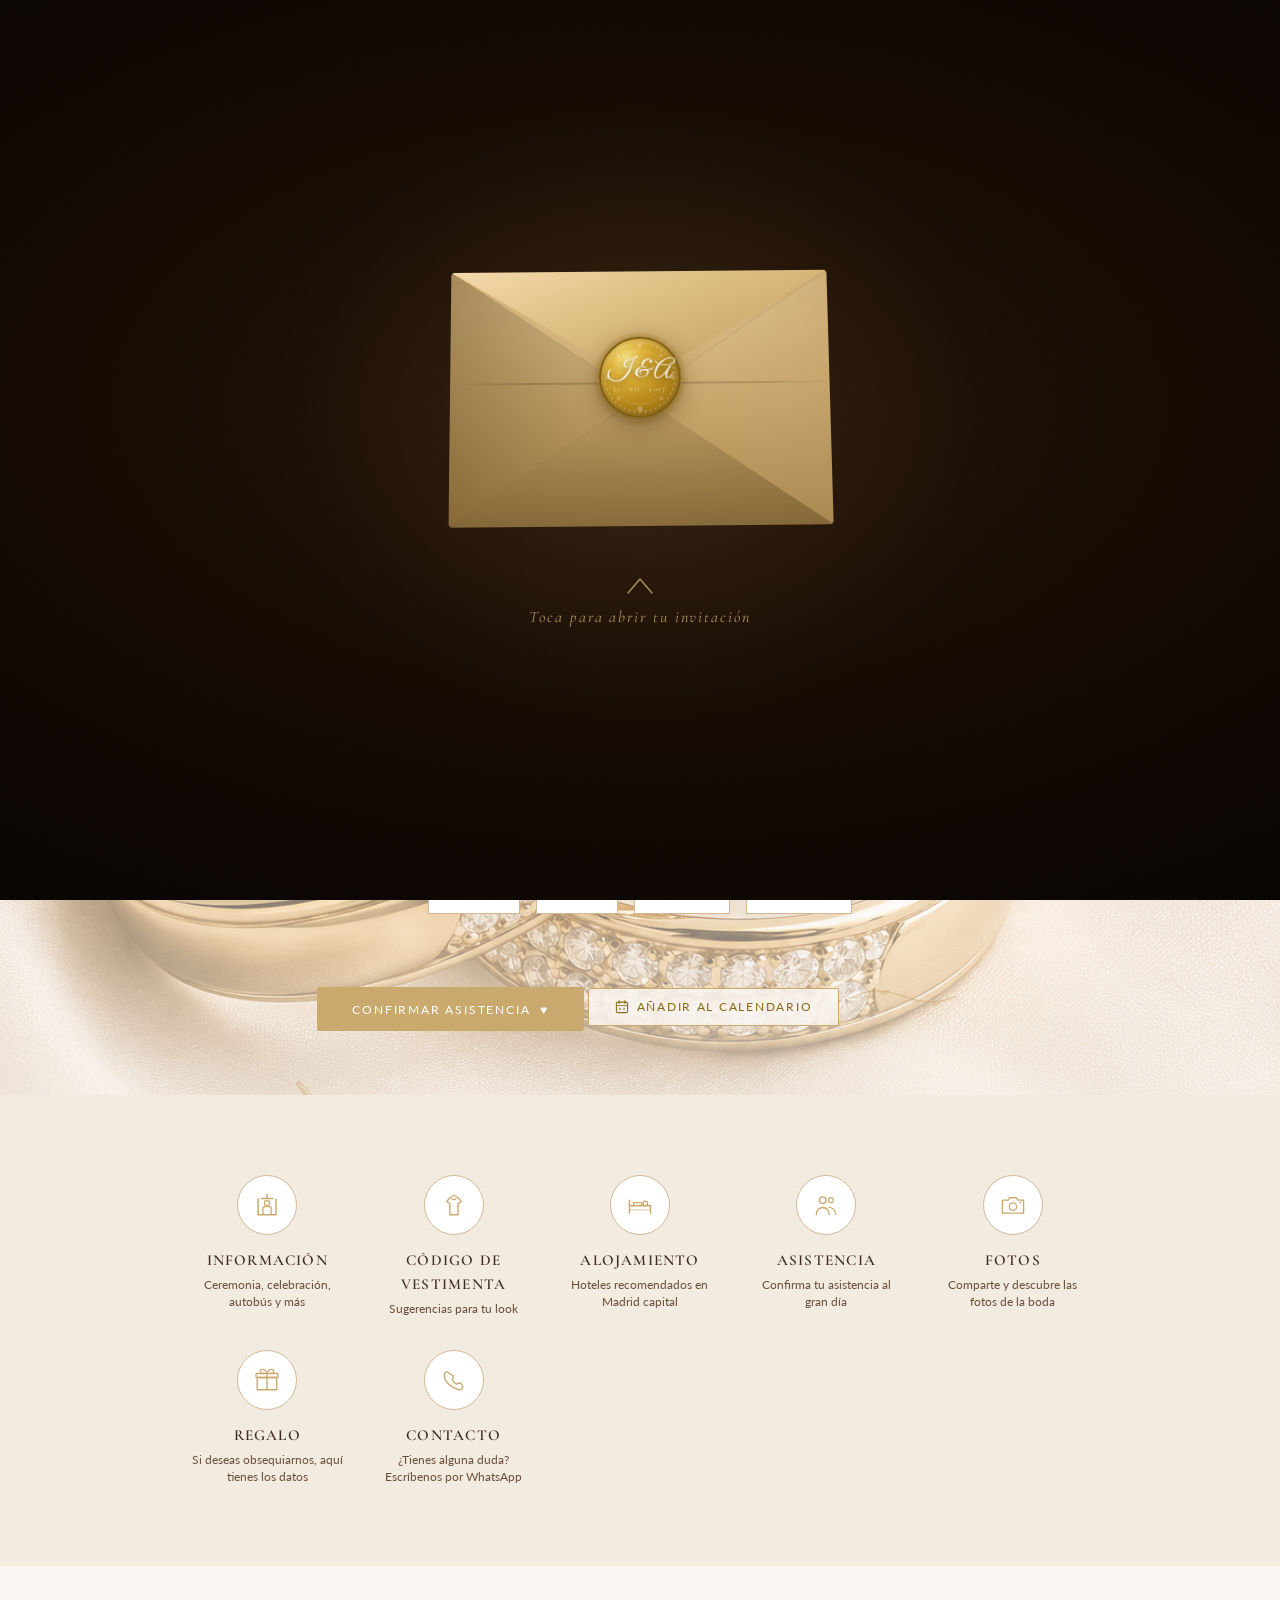
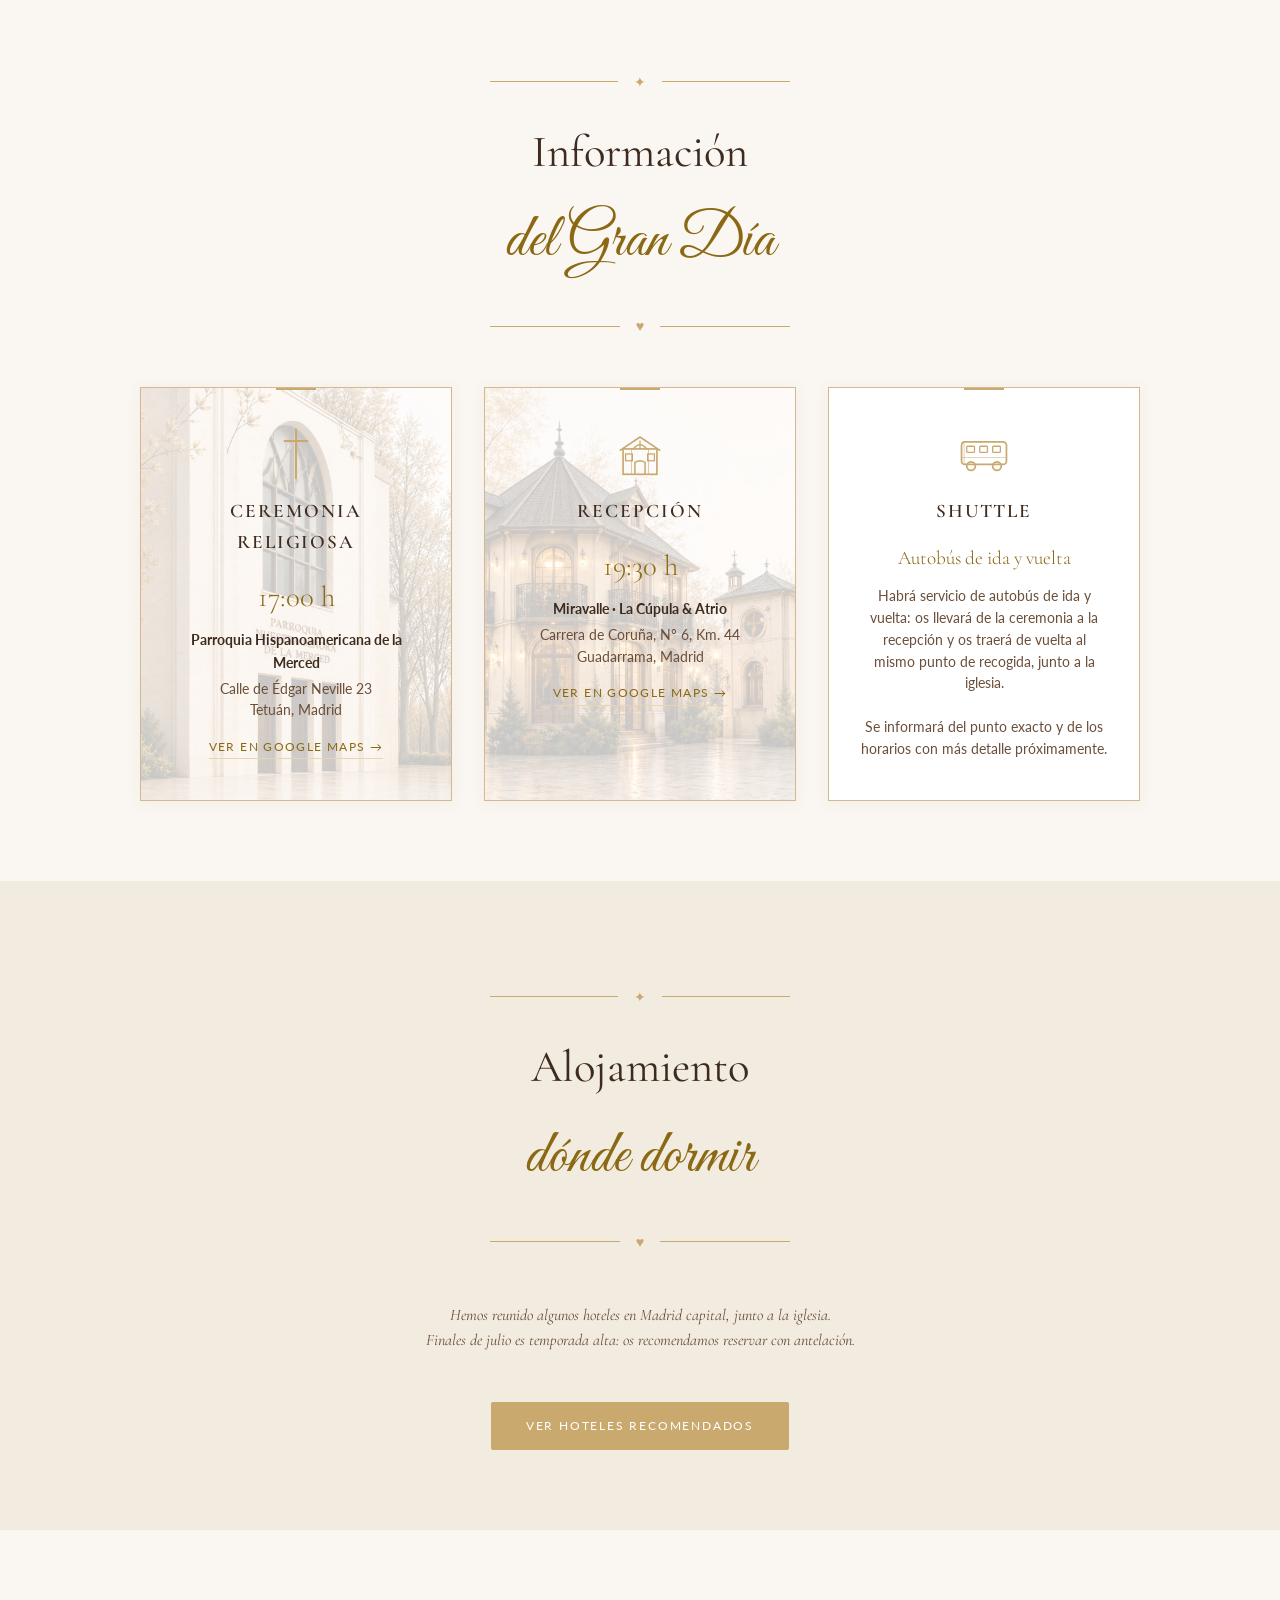
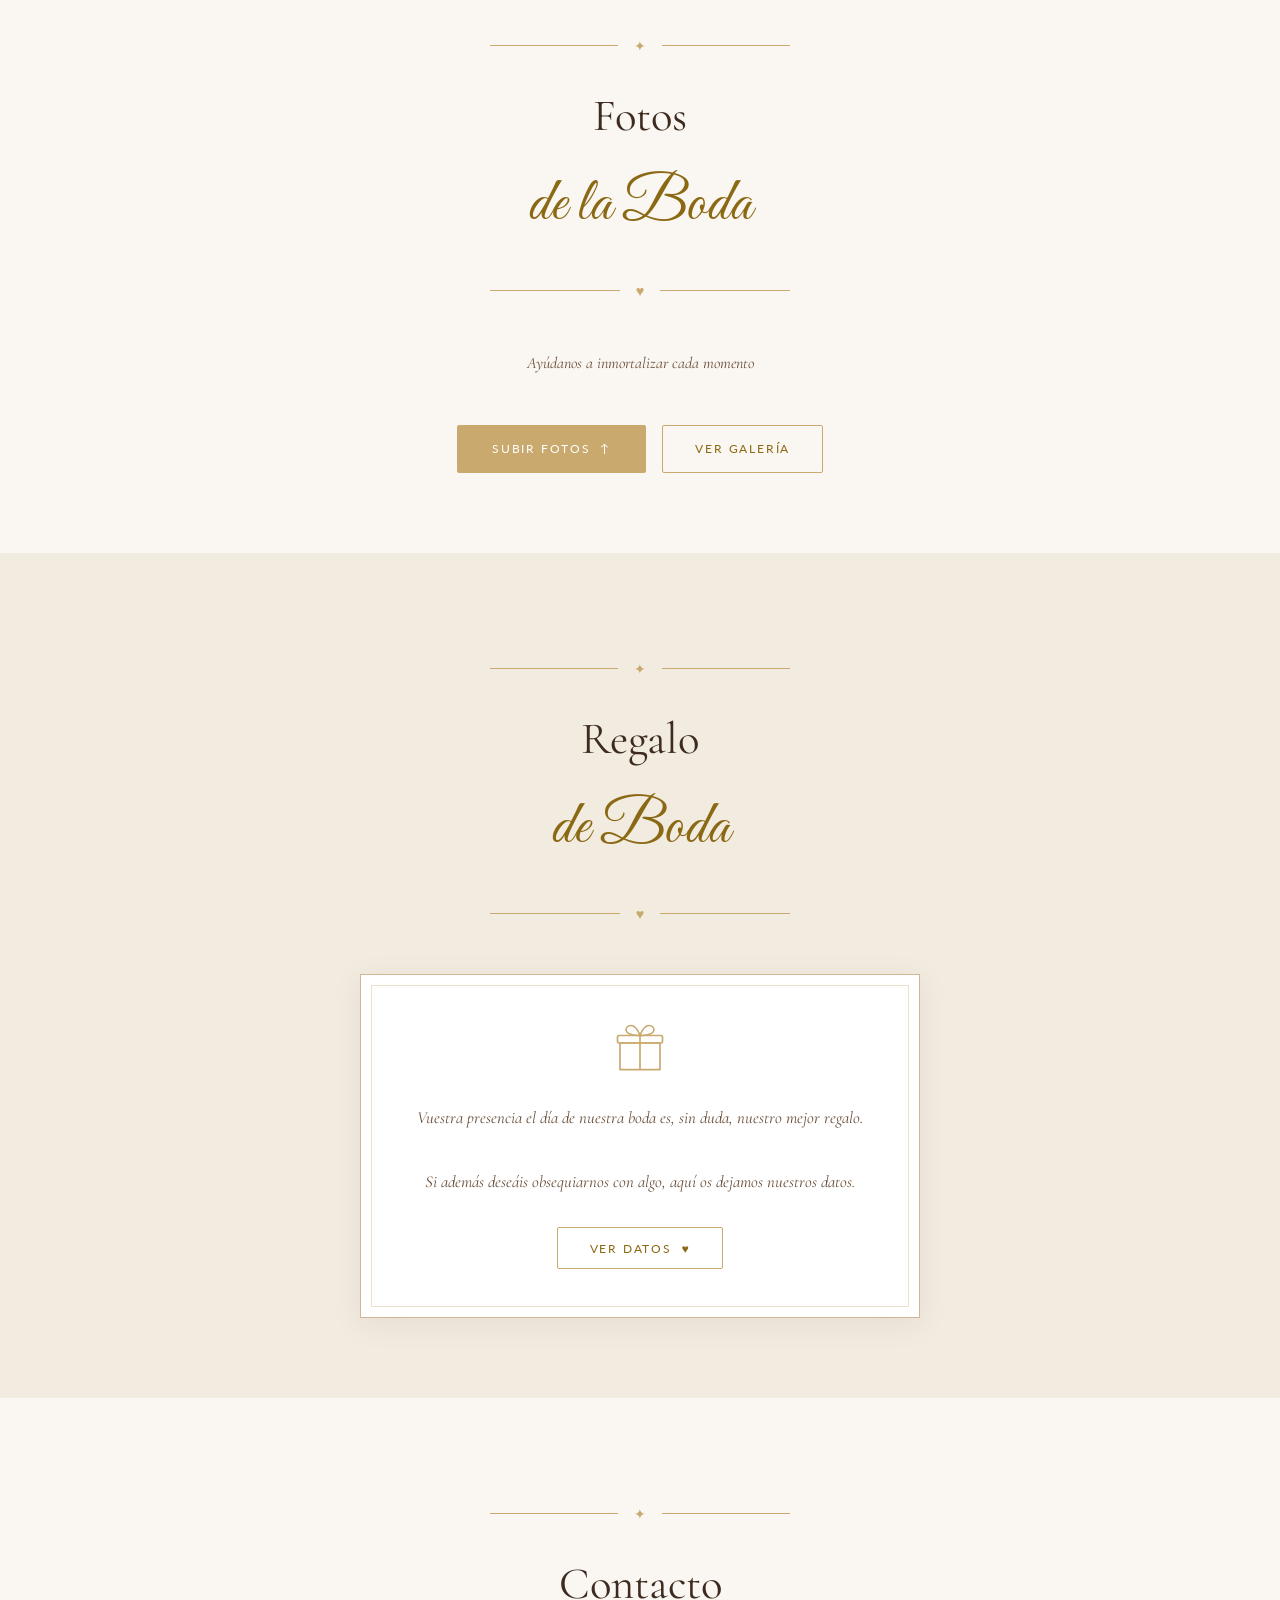
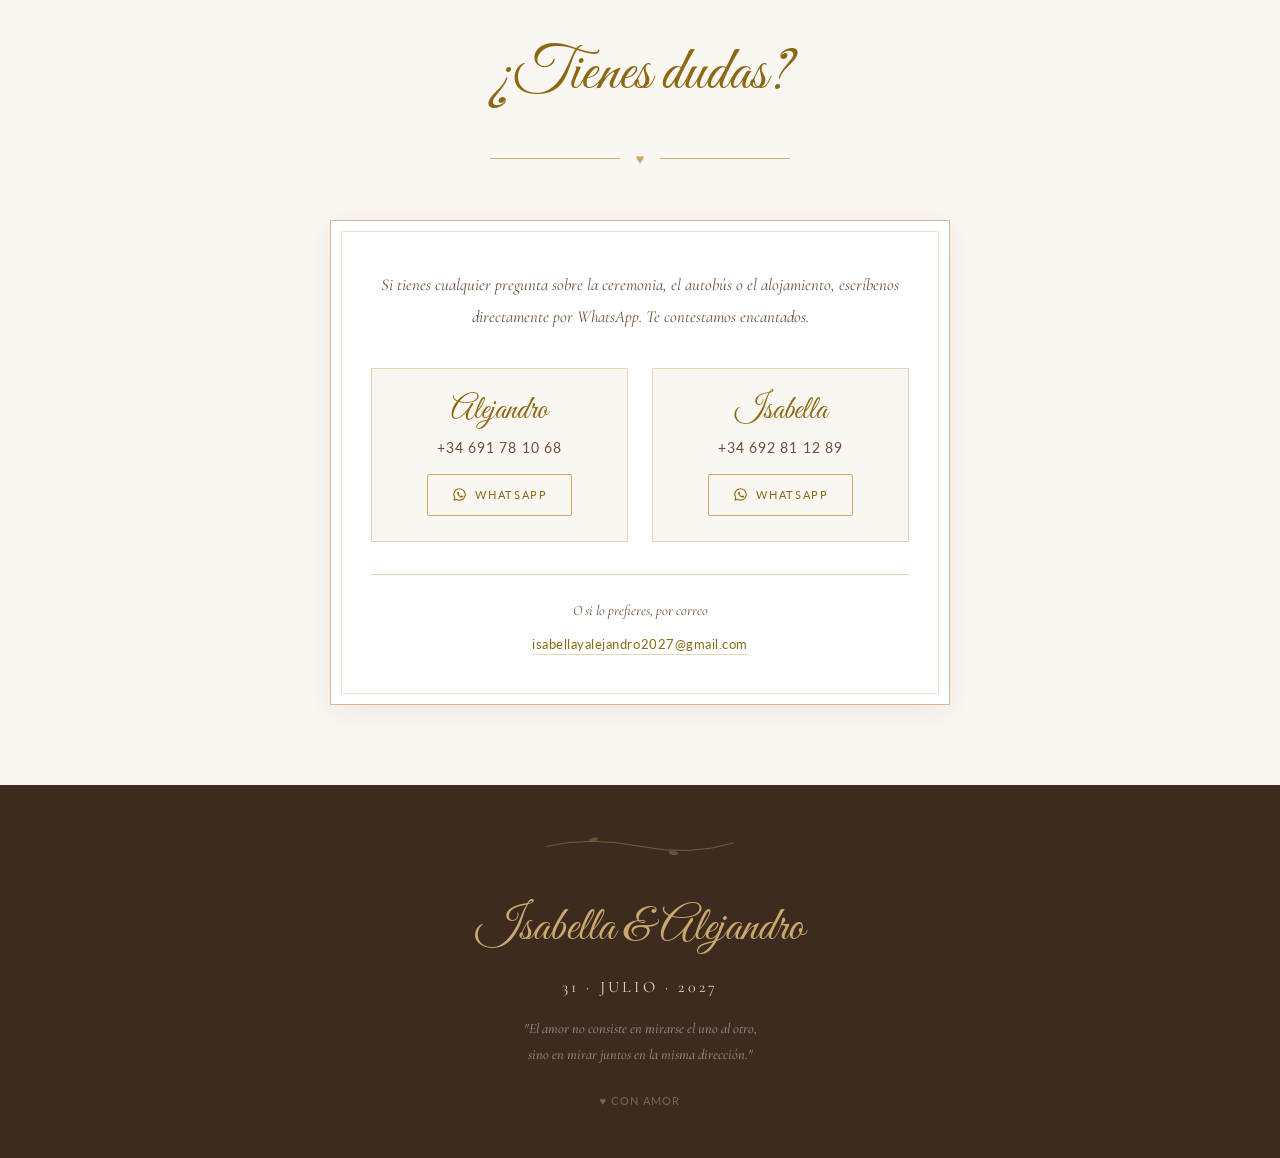
<file: index.html>
<!DOCTYPE html>
<html lang="es">
<head>
  <meta charset="UTF-8" />
  <meta name="viewport" content="width=device-width, initial-scale=1.0" />
  <title>Isabella & Alejandro · 31 Julio 2027</title>
  <meta name="description" content="Nos casamos el 31 de julio de 2027. Confirma tu asistencia y descubre todos los detalles de nuestra boda." />
  <!-- Privacidad: evita que Google y otros buscadores indexen la web (contiene datos bancarios) -->
  <meta name="robots" content="noindex, nofollow" />
  <link rel="stylesheet" href="styles.css" />
  <!-- Favicon corazón -->
  <link rel="icon" href="data:image/svg+xml,<svg xmlns='http://www.w3.org/2000/svg' viewBox='0 0 100 100'><text y='.9em' font-size='90'>♥</text></svg>" />
</head>
<body>

  <!-- ===== INTRO SCREEN PREMIUM ===== -->
  <div class="intro-screen" id="introScreen">

    <div class="intro-bg"></div>
    <div class="intro-glow"></div>

    <!-- Partículas doradas flotantes -->
    <div class="intro-particles" aria-hidden="true">
      <span class="p p1"></span><span class="p p2"></span>
      <span class="p p3"></span><span class="p p4"></span>
      <span class="p p5"></span><span class="p p6"></span>
      <span class="p p7"></span><span class="p p8"></span>
      <span class="p p9"></span><span class="p p10"></span>
    </div>

    <div class="intro-scene">

      <!-- Stage con perspectiva 3D y flotación -->
      <div class="env-3d-stage" id="env3dStage">

        <div class="envelope-wrapper" id="envelopeWrapper">

          <!-- Luz interior (visible cuando la solapa abre) -->
          <div class="env-inner-glow" id="envInnerGlow"></div>

          <!-- La carta con efecto de brillo -->
          <div class="letter-card" id="letterCard">
            <div class="letter-shine"></div>
            <svg class="letter-branch" viewBox="0 0 200 44" fill="none" xmlns="http://www.w3.org/2000/svg">
              <path d="M8,22 Q50,7 100,22 Q150,37 192,18" stroke="#C9A96E" stroke-width="1.1" fill="none"/>
              <ellipse cx="48" cy="13" rx="7" ry="3" transform="rotate(-14 48 13)" fill="#C9A96E" opacity="0.5"/>
              <ellipse cx="100" cy="22" rx="6" ry="2.5" fill="#C9A96E" opacity="0.4"/>
              <ellipse cx="152" cy="29" rx="7" ry="3" transform="rotate(11 152 29)" fill="#C9A96E" opacity="0.5"/>
            </svg>
            <p class="letter-blessing">Con la Bendición de Dios<br>y de nuestras Familias</p>
            <div class="letter-names">
              Isabella<br>
              <span class="letter-y">y</span><br>
              Alejandro
            </div>
            <div class="letter-ornament">✦ &nbsp; ✦ &nbsp; ✦</div>
            <p class="letter-date">SÁBADO · 31 · JULIO · 2027</p>
          </div>

          <!-- El sobre -->
          <div class="envelope" id="envelope">

            <div class="env-interior"></div>

            <!-- Cuerpo con pliegues y líneas de crease -->
            <div class="env-body">
              <div class="env-fold env-fold-l"></div>
              <div class="env-fold env-fold-r"></div>
              <div class="env-fold env-fold-b"></div>
              <svg class="env-crease" viewBox="0 0 100 100" preserveAspectRatio="none" xmlns="http://www.w3.org/2000/svg">
                <line x1="0"   y1="0"   x2="50" y2="50" stroke="rgba(0,0,0,0.09)" stroke-width="0.3"/>
                <line x1="100" y1="0"   x2="50" y2="50" stroke="rgba(0,0,0,0.09)" stroke-width="0.3"/>
                <line x1="0"   y1="100" x2="50" y2="50" stroke="rgba(0,0,0,0.07)" stroke-width="0.3"/>
                <line x1="100" y1="100" x2="50" y2="50" stroke="rgba(0,0,0,0.07)" stroke-width="0.3"/>
              </svg>
              <!-- Sombra del pliegue de la solapa -->
              <div class="env-flap-crease"></div>
            </div>

            <!-- Solapa: dos caras para apertura 3D realista -->
            <div class="env-flap-wrap" id="envFlapWrap">
              <div class="env-flap-front">
                <div class="env-flap-shine"></div>
              </div>
              <div class="env-flap-back"></div>
            </div>

            <!-- Sello de lacre dorado 3D -->
            <div class="env-seal" id="envSeal">
              <div class="seal-disk">
                <svg class="seal-pattern" viewBox="0 0 80 80" xmlns="http://www.w3.org/2000/svg">
                  <circle cx="40" cy="40" r="36" fill="none" stroke="rgba(250,246,241,0.30)" stroke-width="1.2" stroke-dasharray="3 2.5"/>
                  <circle cx="40" cy="40" r="28" fill="none" stroke="rgba(250,246,241,0.18)" stroke-width="0.8"/>
                  <circle cx="40" cy="7"  r="2.5" fill="rgba(250,246,241,0.30)"/>
                  <circle cx="40" cy="73" r="2.5" fill="rgba(250,246,241,0.30)"/>
                  <circle cx="7"  cy="40" r="2.5" fill="rgba(250,246,241,0.30)"/>
                  <circle cx="73" cy="40" r="2.5" fill="rgba(250,246,241,0.30)"/>
                  <circle cx="18" cy="18" r="2"   fill="rgba(250,246,241,0.20)"/>
                  <circle cx="62" cy="18" r="2"   fill="rgba(250,246,241,0.20)"/>
                  <circle cx="18" cy="62" r="2"   fill="rgba(250,246,241,0.20)"/>
                  <circle cx="62" cy="62" r="2"   fill="rgba(250,246,241,0.20)"/>
                </svg>
                <span class="seal-initials">I &amp; A</span>
                <span class="seal-date-small">31 · VII · 2027</span>
              </div>
            </div>

          </div><!-- end .envelope -->
        </div><!-- end .envelope-wrapper -->
      </div><!-- end .env-3d-stage -->

      <!-- Instrucción -->
      <div class="intro-hint" id="introHint">
        <svg class="hint-chevron" viewBox="0 0 28 18" fill="none" xmlns="http://www.w3.org/2000/svg" width="28" height="18">
          <path d="M2 16 L14 2 L26 16" stroke="rgba(201,169,110,0.8)" stroke-width="1.5" stroke-linecap="round" stroke-linejoin="round"/>
        </svg>
        <p>Toca para abrir tu invitación</p>
      </div>

    </div><!-- end .intro-scene -->
  </div><!-- end .intro-screen -->

  <!-- ===== NAVBAR ===== -->
  <nav class="navbar">
    <a href="#inicio" class="navbar-brand">Isabella &amp; Alejandro</a>
    <ul class="navbar-links" id="navLinks">
      <li><a href="#inicio">Inicio</a></li>
      <li><a href="#informacion">Información</a></li>
      <li><a href="vestimenta.html">Código de Vestimenta</a></li>
      <li><a href="alojamiento.html">Alojamiento</a></li>
      <li><a href="#fotos">Fotos</a></li>
      <li><a href="#regalo">Regalo</a></li>
      <li><a href="#contacto">Contacto</a></li>
      <li><a href="#" class="btn-nav" onclick="openModal(); return false;">Confirmar Asistencia</a></li>
    </ul>
    <button class="hamburger" id="hamburger" aria-label="Menú">
      <span></span>
      <span></span>
      <span></span>
    </button>
  </nav>

  <!-- ===== HERO ===== -->
  <section id="inicio">
    <div class="hero-content">

      <!-- Rama decorativa superior -->
      <svg class="branch-svg" viewBox="0 0 200 60" fill="none" xmlns="http://www.w3.org/2000/svg" style="margin-bottom:1rem">
        <path d="M10,30 Q50,10 100,30 Q150,50 190,25" stroke="#C9A96E" stroke-width="1.5" fill="none"/>
        <ellipse cx="45" cy="18" rx="8" ry="4" transform="rotate(-20 45 18)" fill="#C9A96E" opacity="0.5"/>
        <ellipse cx="80" cy="22" rx="7" ry="3" transform="rotate(10 80 22)" fill="#C9A96E" opacity="0.4"/>
        <ellipse cx="130" cy="36" rx="8" ry="3.5" transform="rotate(-15 130 36)" fill="#C9A96E" opacity="0.5"/>
        <ellipse cx="160" cy="28" rx="6" ry="3" transform="rotate(25 160 28)" fill="#C9A96E" opacity="0.4"/>
      </svg>

      <p class="hero-blessing">Con la Bendición de Dios<br>y de nuestras Familias</p>

      <div class="hero-names">
        Isabella<br>
        <span class="hero-y">y</span>
        Alejandro
      </div>

      <div class="ornament">✦ &nbsp; ✦ &nbsp; ✦</div>
      <p class="hero-subtitle">Nos Casamos</p>

      <div class="hero-date">
        <strong>31</strong>
        SÁBADO · JULIO · 2027
      </div>

      <p style="font-size:0.85rem;color:var(--text-mid);margin-bottom:2rem;font-family:'Cormorant Garamond',serif;letter-spacing:0.05em;">
        Dos Mil Veintisiete · Cinco de la Tarde
      </p>

      <!-- Countdown -->
      <div class="countdown" id="countdown">
        <div class="countdown-block">
          <span class="countdown-number" id="cd-days">—</span>
          <span class="countdown-label">Días</span>
        </div>
        <div class="countdown-block">
          <span class="countdown-number" id="cd-hours">—</span>
          <span class="countdown-label">Horas</span>
        </div>
        <div class="countdown-block">
          <span class="countdown-number" id="cd-min">—</span>
          <span class="countdown-label">Minutos</span>
        </div>
        <div class="countdown-block">
          <span class="countdown-number" id="cd-sec">—</span>
          <span class="countdown-label">Segundos</span>
        </div>
      </div>

      <button class="btn-primary" onclick="openModal()">
        Confirmar Asistencia &nbsp;♥
      </button>

      <!-- Añadir al Calendario -->
      <div class="calendar-wrap" id="calendarWrap">
        <button class="btn-calendar" onclick="toggleCalendar(event)">
          <svg viewBox="0 0 20 20" fill="none" width="14" height="14" xmlns="http://www.w3.org/2000/svg">
            <rect x="2" y="3" width="16" height="15" rx="2" stroke="currentColor" stroke-width="1.5" fill="none"/>
            <line x1="6" y1="1" x2="6" y2="5" stroke="currentColor" stroke-width="1.5" stroke-linecap="round"/>
            <line x1="14" y1="1" x2="14" y2="5" stroke="currentColor" stroke-width="1.5" stroke-linecap="round"/>
            <line x1="2" y1="8" x2="18" y2="8" stroke="currentColor" stroke-width="1.2"/>
            <rect x="5.5" y="11" width="3" height="3" rx="0.5" fill="currentColor" opacity="0.6"/>
            <rect x="11.5" y="11" width="3" height="3" rx="0.5" fill="currentColor" opacity="0.6"/>
          </svg>
          Añadir al Calendario
        </button>
        <div class="calendar-dropdown" id="calendarDropdown">
          <button class="calendar-option" onclick="addToCalendar('google')">
            <svg viewBox="0 0 20 20" fill="none" width="16" height="16" xmlns="http://www.w3.org/2000/svg">
              <circle cx="10" cy="10" r="8" stroke="#C9A96E" stroke-width="1.4" fill="none"/>
              <path d="M10,6 L10,10 L13,12" stroke="#C9A96E" stroke-width="1.4" stroke-linecap="round" fill="none"/>
            </svg>
            Google Calendar
          </button>
          <button class="calendar-option" onclick="addToCalendar('ics')">
            <svg viewBox="0 0 20 20" fill="none" width="16" height="16" xmlns="http://www.w3.org/2000/svg">
              <rect x="2" y="3" width="16" height="15" rx="2" stroke="#C9A96E" stroke-width="1.4" fill="none"/>
              <line x1="2" y1="8" x2="18" y2="8" stroke="#C9A96E" stroke-width="1.2"/>
              <path d="M6,13 L10,11 L14,13" stroke="#C9A96E" stroke-width="1.3" stroke-linecap="round" fill="none"/>
            </svg>
            Apple / Outlook (.ics)
          </button>
        </div>
      </div>

      <!-- Rama decorativa inferior -->
      <svg class="branch-svg" viewBox="0 0 200 60" fill="none" xmlns="http://www.w3.org/2000/svg" style="margin-top:2rem;transform:scaleY(-1)scaleX(-1)">
        <path d="M10,30 Q50,10 100,30 Q150,50 190,25" stroke="#C9A96E" stroke-width="1.5" fill="none"/>
        <ellipse cx="45" cy="18" rx="8" ry="4" transform="rotate(-20 45 18)" fill="#C9A96E" opacity="0.5"/>
        <ellipse cx="80" cy="22" rx="7" ry="3" transform="rotate(10 80 22)" fill="#C9A96E" opacity="0.4"/>
        <ellipse cx="130" cy="36" rx="8" ry="3.5" transform="rotate(-15 130 36)" fill="#C9A96E" opacity="0.5"/>
        <ellipse cx="160" cy="28" rx="6" ry="3" transform="rotate(25 160 28)" fill="#C9A96E" opacity="0.4"/>
      </svg>

    </div>
  </section>

  <!-- ===== GRID DE SECCIONES ===== -->
  <section class="section section-alt">
    <div class="container">
      <div class="icons-grid">
        <!-- Información -->
        <a href="#informacion" class="icon-item fade-in">
          <div class="icon-circle">
            <svg viewBox="0 0 32 32" fill="none" width="26" height="26" xmlns="http://www.w3.org/2000/svg">
              <line x1="16" y1="3" x2="16" y2="8" stroke="currentColor" stroke-width="1.8" stroke-linecap="round"/>
              <line x1="9" y1="8" x2="23" y2="8" stroke="currentColor" stroke-width="1.8" stroke-linecap="round"/>
              <path d="M5,8 L5,28 L27,28 L27,8" stroke="currentColor" stroke-width="1.8" stroke-linejoin="round" fill="none"/>
              <path d="M11,28 L11,19 Q16,16 21,19 L21,28" stroke="currentColor" stroke-width="1.6" fill="none"/>
              <rect x="13" y="11" width="6" height="5" rx="0.5" stroke="currentColor" stroke-width="1.5" fill="none"/>
            </svg>
          </div>
          <div class="icon-item-title">Información</div>
          <div class="icon-item-desc">Ceremonia, celebración, autobús y más</div>
        </a>
        <!-- Código de Vestimenta -->
        <a href="vestimenta.html" class="icon-item fade-in">
          <div class="icon-circle">
            <svg viewBox="0 0 32 32" fill="none" width="26" height="26" xmlns="http://www.w3.org/2000/svg">
              <path d="M16,4 C16,4 12,6 10,8 L7,12 L11,14 L11,28 L21,28 L21,14 L25,12 L22,8 C20,6 16,4 16,4Z" stroke="currentColor" stroke-width="1.7" stroke-linejoin="round" fill="none"/>
              <path d="M13,8 Q16,11 19,8" stroke="currentColor" stroke-width="1.4" fill="none"/>
            </svg>
          </div>
          <div class="icon-item-title">Código de<br>Vestimenta</div>
          <div class="icon-item-desc">Sugerencias para tu look</div>
        </a>
        <!-- Alojamiento -->
        <a href="alojamiento.html" class="icon-item fade-in">
          <div class="icon-circle">
            <svg viewBox="0 0 32 32" fill="none" width="26" height="26" xmlns="http://www.w3.org/2000/svg">
              <!-- Cama -->
              <path d="M3,26 L3,10" stroke="currentColor" stroke-width="1.8" stroke-linecap="round"/>
              <path d="M29,26 L29,17" stroke="currentColor" stroke-width="1.8" stroke-linecap="round"/>
              <path d="M3,17 L29,17" stroke="currentColor" stroke-width="1.8" stroke-linecap="round"/>
              <path d="M3,22 L29,22" stroke="currentColor" stroke-width="1.4" opacity="0.6"/>
              <path d="M8,17 L8,13 L18,13 L18,17" stroke="currentColor" stroke-width="1.6" stroke-linejoin="round" fill="none"/>
              <circle cx="22.5" cy="14" r="2.8" stroke="currentColor" stroke-width="1.6" fill="none"/>
            </svg>
          </div>
          <div class="icon-item-title">Alojamiento</div>
          <div class="icon-item-desc">Hoteles recomendados en Madrid capital</div>
        </a>
        <!-- Asistencia -->
        <a href="#asistencia" class="icon-item fade-in" onclick="openModal(); return false;">
          <div class="icon-circle">
            <svg viewBox="0 0 32 32" fill="none" width="26" height="26" xmlns="http://www.w3.org/2000/svg">
              <circle cx="12" cy="10" r="4" stroke="currentColor" stroke-width="1.7" fill="none"/>
              <path d="M4,28 C4,22 8,19 12,19 C16,19 20,22 20,28" stroke="currentColor" stroke-width="1.7" stroke-linecap="round" fill="none"/>
              <circle cx="22" cy="10" r="3" stroke="currentColor" stroke-width="1.4" fill="none"/>
              <path d="M20,19 C22,19 28,21 28,28" stroke="currentColor" stroke-width="1.4" stroke-linecap="round" fill="none"/>
            </svg>
          </div>
          <div class="icon-item-title">Asistencia</div>
          <div class="icon-item-desc">Confirma tu asistencia al gran día</div>
        </a>
        <!-- Fotos -->
        <a href="#fotos" class="icon-item fade-in">
          <div class="icon-circle">
            <svg viewBox="0 0 32 32" fill="none" width="26" height="26" xmlns="http://www.w3.org/2000/svg">
              <path d="M3,10 L3,26 L29,26 L29,10 L22,10 L20,7 L12,7 L10,10 Z" stroke="currentColor" stroke-width="1.7" stroke-linejoin="round" fill="none"/>
              <circle cx="16" cy="18" r="4.5" stroke="currentColor" stroke-width="1.6" fill="none"/>
              <circle cx="25" cy="13" r="1.2" fill="currentColor"/>
            </svg>
          </div>
          <div class="icon-item-title">Fotos</div>
          <div class="icon-item-desc">Comparte y descubre las fotos de la boda</div>
        </a>
        <!-- Regalo -->
        <a href="#regalo" class="icon-item fade-in">
          <div class="icon-circle">
            <svg viewBox="0 0 32 32" fill="none" width="26" height="26" xmlns="http://www.w3.org/2000/svg">
              <rect x="4" y="13" width="24" height="15" stroke="currentColor" stroke-width="1.7" stroke-linejoin="round" fill="none"/>
              <rect x="2.5" y="8" width="27" height="5" rx="1" stroke="currentColor" stroke-width="1.7" stroke-linejoin="round" fill="none"/>
              <line x1="16" y1="8" x2="16" y2="28" stroke="currentColor" stroke-width="1.7"/>
              <path d="M16,8 C16,8 14,3 10.5,3 C8,3 7,5 8,6.5 C9,8 13,8 16,8Z" stroke="currentColor" stroke-width="1.5" stroke-linejoin="round" fill="none"/>
              <path d="M16,8 C16,8 18,3 21.5,3 C24,3 25,5 24,6.5 C23,8 19,8 16,8Z" stroke="currentColor" stroke-width="1.5" stroke-linejoin="round" fill="none"/>
            </svg>
          </div>
          <div class="icon-item-title">Regalo</div>
          <div class="icon-item-desc">Si deseas obsequiarnos, aquí tienes los datos</div>
        </a>
        <!-- Contacto -->
        <a href="#contacto" class="icon-item fade-in">
          <div class="icon-circle">
            <svg viewBox="0 0 32 32" fill="none" width="26" height="26" xmlns="http://www.w3.org/2000/svg">
              <path d="M8,6 C5,6 4,8 4,10 C4,18 13,26 22,28 C24,28.5 26,27 27,25 L25,21 C24.5,20 23,19.5 22,20 L19,21 C17,20 15,18 14,16 L15,13 C15.5,12 15,10.5 14,10 L10,8 C9,7 8.5,6 8,6Z" stroke="currentColor" stroke-width="1.7" stroke-linejoin="round" fill="none"/>
            </svg>
          </div>
          <div class="icon-item-title">Contacto</div>
          <div class="icon-item-desc">¿Tienes alguna duda? Escríbenos por WhatsApp</div>
        </a>
      </div>
    </div>
  </section>

  <!-- ===== INFORMACIÓN ===== -->
  <section id="informacion" class="section">
    <div class="container">
      <div class="divider"><span class="divider-heart">✦</span></div>
      <h2 class="section-title">Información</h2>
      <span class="section-title-script">del Gran Día</span>
      <div class="divider"><span class="divider-heart">♥</span></div>
      <br>

      <div class="info-cards fade-in">

        <!-- CEREMONIA -->
        <div class="info-card info-card-ceremony">
          <span class="info-card-icon">
            <!-- Cruz / Iglesia -->
            <svg viewBox="0 0 48 64" fill="none" width="40" height="52" xmlns="http://www.w3.org/2000/svg">
              <line x1="24" y1="2" x2="24" y2="62" stroke="#C9A96E" stroke-width="2.5" stroke-linecap="round"/>
              <line x1="10" y1="16" x2="38" y2="16" stroke="#C9A96E" stroke-width="2.5" stroke-linecap="round"/>
            </svg>
          </span>
          <div class="info-card-title">Ceremonia Religiosa</div>
          <div class="info-card-time">17:00 h</div>
          <div class="info-card-place">Parroquia Hispanoamericana de la Merced</div>
          <div class="info-card-address">Calle de Édgar Neville 23<br>Tetuán, Madrid</div>
          <a class="info-card-link" href="https://maps.google.com/?q=Calle+Edgar+Neville+23+Tetuan+Madrid" target="_blank" rel="noopener">Ver en Google Maps →</a>
        </div>

        <!-- RECEPCIÓN -->
        <div class="info-card info-card-reception">
          <span class="info-card-icon">
            <!-- Edificio / Mansión -->
            <svg viewBox="0 0 56 52" fill="none" width="48" height="44" xmlns="http://www.w3.org/2000/svg">
              <!-- Cuerpo principal -->
              <rect x="8" y="20" width="40" height="30" stroke="#C9A96E" stroke-width="2" fill="none"/>
              <!-- Tejado / Frontón -->
              <path d="M4,22 L28,6 L52,22" stroke="#C9A96E" stroke-width="2" stroke-linejoin="round" fill="none"/>
              <!-- Cúpula central -->
              <path d="M20,20 Q28,10 36,20" stroke="#C9A96E" stroke-width="1.8" fill="none"/>
              <line x1="28" y1="10" x2="28" y2="20" stroke="#C9A96E" stroke-width="1.5"/>
              <!-- Puerta central -->
              <path d="M22,50 L22,36 Q28,32 34,36 L34,50" stroke="#C9A96E" stroke-width="1.8" fill="none"/>
              <!-- Ventanas laterales -->
              <rect x="11" y="26" width="8" height="8" stroke="#C9A96E" stroke-width="1.5" fill="none"/>
              <rect x="37" y="26" width="8" height="8" stroke="#C9A96E" stroke-width="1.5" fill="none"/>
              <!-- Columnas -->
              <line x1="18" y1="20" x2="18" y2="50" stroke="#C9A96E" stroke-width="1.2" opacity="0.6"/>
              <line x1="38" y1="20" x2="38" y2="50" stroke="#C9A96E" stroke-width="1.2" opacity="0.6"/>
            </svg>
          </span>
          <div class="info-card-title">Recepción</div>
          <div class="info-card-time">19:30 h</div>
          <div class="info-card-place">Miravalle · La Cúpula &amp; Atrio</div>
          <div class="info-card-address">Carrera de Coruña, Nº 6, Km. 44<br>Guadarrama, Madrid</div>
          <a class="info-card-link" href="https://maps.google.com/?q=Carrera+de+Coruna+Km+44+Guadarrama+Madrid" target="_blank" rel="noopener">Ver en Google Maps →</a>
        </div>

        <!-- SHUTTLE -->
        <div class="info-card">
          <span class="info-card-icon">
            <!-- Autobús -->
            <svg viewBox="0 0 60 44" fill="none" width="52" height="38" xmlns="http://www.w3.org/2000/svg">
              <!-- Cuerpo -->
              <rect x="4" y="8" width="52" height="26" rx="4" stroke="#C9A96E" stroke-width="2" fill="none"/>
              <!-- Ventanas -->
              <rect x="10" y="13" width="9" height="7" rx="1" stroke="#C9A96E" stroke-width="1.5" fill="none"/>
              <rect x="25" y="13" width="9" height="7" rx="1" stroke="#C9A96E" stroke-width="1.5" fill="none"/>
              <rect x="40" y="13" width="9" height="7" rx="1" stroke="#C9A96E" stroke-width="1.5" fill="none"/>
              <!-- Línea lateral -->
              <line x1="4" y1="26" x2="56" y2="26" stroke="#C9A96E" stroke-width="1.2" opacity="0.5"/>
              <!-- Ruedas -->
              <circle cx="15" cy="36" r="5" stroke="#C9A96E" stroke-width="2" fill="none"/>
              <circle cx="45" cy="36" r="5" stroke="#C9A96E" stroke-width="2" fill="none"/>
              <!-- Puerta -->
              <line x1="7" y1="8" x2="7" y2="34" stroke="#C9A96E" stroke-width="1.2" opacity="0.5"/>
              <!-- Parabrisas -->
              <path d="M4,12 Q4,8 8,8 L4,8Z" stroke="#C9A96E" stroke-width="1" fill="none" opacity="0.4"/>
            </svg>
          </span>
          <div class="info-card-title">Shuttle</div>
          <div class="info-card-time" style="font-size:1.2rem;margin-top:0.5rem">Autobús de ida y vuelta</div>
          <div class="info-card-address" style="margin-top:0.8rem">Habrá servicio de autobús de ida y vuelta: os llevará de la ceremonia a la recepción y os traerá de vuelta al mismo punto de recogida, junto a la iglesia.<br><br>Se informará del punto exacto y de los horarios con más detalle próximamente.</div>
        </div>

      </div>
    </div>
  </section>

  <!-- ===== ALOJAMIENTO ===== -->
  <!-- ===== ALOJAMIENTO · resumen (contenido completo en alojamiento.html) ===== -->
  <section id="alojamiento" class="section section-alt">
    <div class="container" style="text-align:center">
      <div class="divider"><span class="divider-heart">✦</span></div>
      <h2 class="section-title">Alojamiento</h2>
      <span class="section-title-script">dónde dormir</span>
      <div class="divider"><span class="divider-heart">♥</span></div>
      <br>
      <p class="section-subtitle fade-in">
        Hemos reunido algunos hoteles en Madrid capital, junto a la iglesia.<br>
        Finales de julio es temporada alta: os recomendamos reservar con antelación.
      </p>
      <div class="section-cta fade-in">
        <a href="alojamiento.html" class="btn-primary">Ver hoteles recomendados</a>
      </div>
    </div>
  </section>

  <!-- ===== FOTOS ===== -->
  <section id="fotos" class="section">
    <div class="container" style="text-align:center">
      <div class="divider"><span class="divider-heart">✦</span></div>
      <h2 class="section-title">Fotos</h2>
      <span class="section-title-script">de la Boda</span>
      <div class="divider"><span class="divider-heart">♥</span></div>
      <br>
      <p class="section-subtitle fade-in">Ayúdanos a inmortalizar cada momento</p>

      <div class="photos-actions fade-in" style="margin-top:2rem">
        <a href="https://photos.app.goo.gl/skYMU7KfEQGDPowf9" target="_blank" rel="noopener" class="btn-primary">
          Subir Fotos &nbsp;↑
        </a>
        <a href="https://photos.app.goo.gl/skYMU7KfEQGDPowf9" target="_blank" rel="noopener" class="btn-outline">
          Ver Galería
        </a>
      </div>

    </div>
  </section>

  <!-- ===== REGALO ===== -->
  <section id="regalo" class="section section-alt">
    <div class="container" style="text-align:center">
      <div class="divider"><span class="divider-heart">✦</span></div>
      <h2 class="section-title">Regalo</h2>
      <span class="section-title-script">de Boda</span>
      <div class="divider"><span class="divider-heart">♥</span></div>
      <br>

      <div class="gift-card fade-in">

        <span class="gift-icon">
          <!-- Regalo con lazo -->
          <svg viewBox="0 0 64 60" fill="none" width="54" height="50" xmlns="http://www.w3.org/2000/svg">
            <rect x="8" y="24" width="48" height="32" stroke="#C9A96E" stroke-width="2" stroke-linejoin="round" fill="none"/>
            <rect x="5" y="15" width="54" height="9" rx="1.5" stroke="#C9A96E" stroke-width="2" stroke-linejoin="round" fill="none"/>
            <line x1="32" y1="15" x2="32" y2="56" stroke="#C9A96E" stroke-width="2"/>
            <path d="M32,15 C32,15 28,3 21,3 C16,3 14,7.5 16,10.5 C18,13.5 26,15 32,15Z" stroke="#C9A96E" stroke-width="1.8" stroke-linejoin="round" fill="none"/>
            <path d="M32,15 C32,15 36,3 43,3 C48,3 50,7.5 48,10.5 C46,13.5 38,15 32,15Z" stroke="#C9A96E" stroke-width="1.8" stroke-linejoin="round" fill="none"/>
          </svg>
        </span>

        <p class="gift-text">
          Vuestra presencia el día de nuestra boda es, sin duda, nuestro mejor regalo.
          <br><br>
          Si además deseáis obsequiarnos con algo, aquí os dejamos nuestros datos.
        </p>

        <button class="btn-outline gift-reveal-btn" id="giftRevealBtn" onclick="revealGift()">
          Ver datos &nbsp;♥
        </button>

        <div class="gift-details" id="giftDetails" hidden>

          <!-- Transferencia -->
          <div class="gift-block">
            <span class="gift-block-label">Transferencia bancaria</span>
            <span class="gift-block-bank">BBVA</span>
            <div class="gift-row">
              <span class="gift-value" id="giftIban">—</span>
              <button class="gift-copy" type="button" onclick="copyGift('giftIban', this)" aria-label="Copiar IBAN">Copiar</button>
            </div>
            <div class="gift-row">
              <span class="gift-sub-label">Swift / Bic</span>
              <span class="gift-value gift-value-sm" id="giftSwift">—</span>
              <button class="gift-copy" type="button" onclick="copyGift('giftSwift', this)" aria-label="Copiar código Swift">Copiar</button>
            </div>
          </div>

          <div class="gift-sep"><span>o</span></div>

          <!-- Bizum -->
          <div class="gift-block">
            <span class="gift-block-label">Bizum</span>
            <div class="gift-row">
              <span class="gift-value" id="giftBizum">—</span>
              <button class="gift-copy" type="button" onclick="copyGift('giftBizum', this)" aria-label="Copiar número de Bizum">Copiar</button>
            </div>
          </div>

          <p class="gift-note">Con todo nuestro cariño, gracias ♥</p>
        </div>

      </div>
    </div>
  </section>

  <!-- ===== CONTACTO ===== -->
  <section id="contacto" class="section">
    <div class="container" style="text-align:center">
      <div class="divider"><span class="divider-heart">✦</span></div>
      <h2 class="section-title">Contacto</h2>
      <span class="section-title-script">¿Tienes dudas?</span>
      <div class="divider"><span class="divider-heart">♥</span></div>
      <br>

      <div class="contact-card fade-in">

        <p class="contact-text">
          Si tienes cualquier pregunta sobre la ceremonia, el autobús o el alojamiento,
          escríbenos directamente por WhatsApp. Te contestamos encantados.
        </p>

        <div class="contact-people">

          <div class="contact-person">
            <span class="contact-name">Alejandro</span>
            <span class="contact-phone" id="waPhone1">—</span>
            <a class="btn-outline btn-whatsapp" id="waLink1" href="#" target="_blank" rel="noopener">
              <svg viewBox="0 0 24 24" width="15" height="15" fill="currentColor" xmlns="http://www.w3.org/2000/svg" aria-hidden="true">
                <path d="M12.04 2C6.58 2 2.13 6.45 2.13 11.91c0 1.75.46 3.45 1.32 4.95L2 22l5.25-1.38c1.45.79 3.08 1.2 4.79 1.2 5.46 0 9.91-4.44 9.91-9.91 0-2.65-1.03-5.14-2.9-7.01A9.82 9.82 0 0 0 12.04 2Zm0 1.67c2.2 0 4.27.86 5.83 2.42a8.19 8.19 0 0 1 2.41 5.82c0 4.54-3.7 8.24-8.25 8.24-1.45 0-2.87-.39-4.11-1.12l-.29-.17-3.12.82.83-3.04-.19-.31a8.2 8.2 0 0 1-1.26-4.42c0-4.54 3.7-8.24 8.15-8.24Zm-2.4 4.1c-.16 0-.42.06-.64.3-.22.24-.85.83-.85 2.02 0 1.19.87 2.34.99 2.5.12.16 1.7 2.6 4.12 3.64.58.25 1.03.4 1.38.51.58.18 1.11.16 1.53.1.47-.07 1.44-.59 1.64-1.16.2-.57.2-1.06.14-1.16-.06-.1-.22-.16-.46-.28-.24-.12-1.44-.71-1.66-.79-.22-.08-.38-.12-.54.12-.16.24-.62.79-.76.95-.14.16-.28.18-.52.06-.24-.12-1.02-.38-1.95-1.2-.72-.64-1.2-1.44-1.34-1.68-.14-.24-.02-.37.1-.49.11-.11.24-.28.36-.42.12-.14.16-.24.24-.4.08-.16.04-.3-.02-.42-.06-.12-.54-1.3-.74-1.78-.19-.46-.39-.4-.54-.41h-.46Z"/>
              </svg>
              WhatsApp
            </a>
          </div>

          <div class="contact-person">
            <span class="contact-name">Isabella</span>
            <span class="contact-phone" id="waPhone2">—</span>
            <a class="btn-outline btn-whatsapp" id="waLink2" href="#" target="_blank" rel="noopener">
              <svg viewBox="0 0 24 24" width="15" height="15" fill="currentColor" xmlns="http://www.w3.org/2000/svg" aria-hidden="true">
                <path d="M12.04 2C6.58 2 2.13 6.45 2.13 11.91c0 1.75.46 3.45 1.32 4.95L2 22l5.25-1.38c1.45.79 3.08 1.2 4.79 1.2 5.46 0 9.91-4.44 9.91-9.91 0-2.65-1.03-5.14-2.9-7.01A9.82 9.82 0 0 0 12.04 2Zm0 1.67c2.2 0 4.27.86 5.83 2.42a8.19 8.19 0 0 1 2.41 5.82c0 4.54-3.7 8.24-8.25 8.24-1.45 0-2.87-.39-4.11-1.12l-.29-.17-3.12.82.83-3.04-.19-.31a8.2 8.2 0 0 1-1.26-4.42c0-4.54 3.7-8.24 8.15-8.24Zm-2.4 4.1c-.16 0-.42.06-.64.3-.22.24-.85.83-.85 2.02 0 1.19.87 2.34.99 2.5.12.16 1.7 2.6 4.12 3.64.58.25 1.03.4 1.38.51.58.18 1.11.16 1.53.1.47-.07 1.44-.59 1.64-1.16.2-.57.2-1.06.14-1.16-.06-.1-.22-.16-.46-.28-.24-.12-1.44-.71-1.66-.79-.22-.08-.38-.12-.54.12-.16.24-.62.79-.76.95-.14.16-.28.18-.52.06-.24-.12-1.02-.38-1.95-1.2-.72-.64-1.2-1.44-1.34-1.68-.14-.24-.02-.37.1-.49.11-.11.24-.28.36-.42.12-.14.16-.24.24-.4.08-.16.04-.3-.02-.42-.06-.12-.54-1.3-.74-1.78-.19-.46-.39-.4-.54-.41h-.46Z"/>
              </svg>
              WhatsApp
            </a>
          </div>

        </div>

        <div class="contact-mail">
          <span class="contact-mail-label">O si lo prefieres, por correo</span>
          <a class="contact-mail-link" href="mailto:isabellayalejandro2027@gmail.com">isabellayalejandro2027@gmail.com</a>
        </div>

      </div>
    </div>
  </section>

  <!-- ===== MODAL RSVP ===== -->
  <div class="modal-overlay" id="modalOverlay" onclick="handleOverlayClick(event)">
    <div class="modal" id="modal">
      <div class="modal-header">
        <button class="modal-close" onclick="closeModal()" aria-label="Cerrar">✕</button>
        <h3>Confirmar Asistencia</h3>
        <p>Por favor, completa el siguiente formulario</p>
      </div>
      <div class="modal-body">

        <!-- Indicador de pasos -->
        <div class="step-indicator">
          <div class="step-dot active" id="dot-1"></div>
          <div class="step-dot" id="dot-2"></div>
          <div class="step-dot" id="dot-3"></div>
        </div>

        <!-- PASO 0: Comprobación de la lista de invitados -->
        <div class="modal-step" id="step-gate">
          <div class="divider"><span class="divider-heart">♥</span></div>
          <p class="step-title">¿Nos dices quién eres?</p>
          <p class="menu-help" style="text-align:center">
            Escribe el correo electrónico en el que recibiste la invitación.
          </p>

          <div class="form-group">
            <label>Correo Electrónico</label>
            <input type="email" id="gate-email" placeholder="laura@email.com" autocomplete="email" />
          </div>

          <div class="gate-error" id="gate-error" hidden></div>

          <div class="form-footer">
            <button class="btn-primary" id="btn-gate" onclick="comprobarInvitado()" style="width:100%;justify-content:center">
              Continuar &nbsp;→
            </button>
          </div>
        </div>

        <!-- PASO 1: Datos personales -->
        <div class="modal-step" id="step-1">
          <div class="divider"><span class="divider-heart">♥</span></div>
          <p class="step-title">Tus Datos</p>

          <div class="form-group">
            <label>Nombre y Apellidos *</label>
            <input type="text" id="nombre" placeholder="Laura Martínez" required />
          </div>
          <div class="form-group">
            <label>Correo Electrónico *</label>
            <input type="email" id="email" placeholder="laura@email.com" required />
            <button type="button" class="gate-change" id="gate-change" onclick="volverAlGate()" hidden>
              ¿No es tu correo? Cambiar
            </button>
          </div>
          <div class="form-group">
            <label>Teléfono</label>
            <input type="tel" id="telefono" placeholder="600 123 456" />
          </div>
          <div class="form-group">
            <label>¿Asistirás a la boda? *</label>
            <div class="attendance-radios">
              <label class="radio-option">
                <input type="radio" name="asiste" value="si" />
                Sí, asistiré ♥
              </label>
              <label class="radio-option">
                <input type="radio" name="asiste" value="no" />
                No podré asistir
              </label>
            </div>
          </div>

          <div class="form-footer">
            <button class="btn-primary" onclick="goToStep2()" style="width:100%;justify-content:center">
              Continuar &nbsp;→
            </button>
          </div>
        </div>

        <!-- PASO 2: Acompañantes y alergias -->
        <div class="modal-step" id="step-2">
          <div class="divider"><span class="divider-heart">♥</span></div>
          <p class="step-title">Asistencia</p>

          <!-- El número de opciones depende de la invitación: lo pone main.js -->
          <div class="form-group" id="grupo-acompanantes">
            <label>Número de acompañantes</label>
            <p class="menu-help" id="acompanantes-nota"></p>
            <div class="companions-options" id="companions-options"></div>
          </div>

          <p class="menu-help" id="invitacion-individual" hidden>
            Tu invitación es individual: hemos reservado una plaza a tu nombre.
          </p>

          <div class="form-group">
            <label>¿Tienes alguna alergia o intolerancia?</label>
            <div class="checkbox-group">
              <label class="checkbox-option"><input type="checkbox" name="alergia" value="Celiaquía" /> Celiaquía</label>
              <label class="checkbox-option"><input type="checkbox" name="alergia" value="Intolerancia a la lactosa" /> Intolerancia a la lactosa</label>
              <label class="checkbox-option"><input type="checkbox" name="alergia" value="Frutos secos" /> Frutos secos</label>
              <label class="checkbox-option"><input type="checkbox" name="alergia" value="Marisco" /> Marisco</label>
              <label class="checkbox-option"><input type="checkbox" name="alergia" value="Embarazada" /> Embarazada</label>
              <label class="checkbox-option"><input type="checkbox" name="alergia" value="otra-especificar" id="check-otra" onchange="toggleOtraAlergia()" /> Otra (especificar)</label>
            </div>
            <textarea id="otra-alergia" placeholder="Otra alergia o intolerancia..." style="display:none;margin-top:0.8rem" rows="2"></textarea>
          </div>

          <!-- Plato principal · un selector por comensal (lo genera main.js) -->
          <div class="form-group">
            <label>Plato principal *</label>
            <p class="menu-help">Los entrantes y el postre son iguales para todos. Elegid el plato principal de cada comensal.</p>
            <div id="menu-platos" class="menu-people"></div>
            <p class="menu-help menu-help-note">
              Si alguien necesita menú vegetariano, vegano o infantil, elegidlo aquí como su plato.
              Las alergias e intolerancias se marcan arriba y el catering las tendrá en cuenta.
            </p>
          </div>

          <div class="form-footer" style="display:flex;gap:1rem">
            <button class="btn-outline" onclick="goToStep(1)" style="flex:1;justify-content:center">← Atrás</button>
            <button class="btn-primary" onclick="goToStep3()" style="flex:2;justify-content:center">Continuar →</button>
          </div>
        </div>

        <!-- PASO 3: Comentarios -->
        <div class="modal-step" id="step-3">
          <div class="divider"><span class="divider-heart">♥</span></div>
          <p class="step-title">Comentarios</p>

          <div class="form-group">
            <label>¿Hay algo más que deberíamos saber?</label>
            <textarea id="comentarios" placeholder="Escribe tu mensaje aquí..." rows="5"></textarea>
          </div>

          <div class="form-footer" style="display:flex;gap:1rem">
            <button class="btn-outline" onclick="goToStep(2)" style="flex:1;justify-content:center">← Atrás</button>
            <button class="btn-primary" onclick="submitForm()" id="btn-enviar" style="flex:2;justify-content:center">
              Enviar &nbsp;♥
            </button>
          </div>
        </div>

        <!-- CONFIRMACIÓN -->
        <div class="modal-step" id="step-confirm">
          <div class="confirm-message">
            <div class="confirm-icon">♥</div>
            <h3>¡Gracias!</h3>
            <p>Hemos recibido tu respuesta.<br>¡Nos vemos pronto!</p>
            <br>
            <svg viewBox="0 0 200 60" fill="none" xmlns="http://www.w3.org/2000/svg" style="width:150px;margin-top:1rem">
              <path d="M10,30 Q50,10 100,30 Q150,50 190,25" stroke="#C9A96E" stroke-width="1.5" fill="none"/>
              <ellipse cx="60" cy="18" rx="8" ry="4" transform="rotate(-20 60 18)" fill="#C9A96E" opacity="0.5"/>
              <ellipse cx="140" cy="38" rx="8" ry="3.5" transform="rotate(-15 140 38)" fill="#C9A96E" opacity="0.5"/>
            </svg>
          </div>
        </div>

      </div>
    </div>
  </div>

  <!-- ===== FOOTER ===== -->
  <footer>
    <svg viewBox="0 0 300 40" fill="none" xmlns="http://www.w3.org/2000/svg" style="width:200px;margin-bottom:1.5rem;opacity:0.6">
      <path d="M10,20 Q75,5 150,20 Q225,35 290,15" stroke="#C9A96E" stroke-width="1" fill="none"/>
      <ellipse cx="80" cy="10" rx="7" ry="3" transform="rotate(-15 80 10)" fill="#C9A96E" opacity="0.5"/>
      <ellipse cx="200" cy="30" rx="7" ry="3" transform="rotate(10 200 30)" fill="#C9A96E" opacity="0.5"/>
    </svg>

    <span class="footer-names">Isabella &amp; Alejandro</span>
    <div class="footer-date">31 · JULIO · 2027</div>
    <p class="footer-quote">
      "El amor no consiste en mirarse el uno al otro,<br>
      sino en mirar juntos en la misma dirección."
    </p>
    <div style="margin-top:1.5rem;font-size:0.7rem;letter-spacing:0.1em;opacity:0.4">
      ♥ CON AMOR
    </div>
  </footer>

  <script src="main.js"></script>
  <script src="petals.js" defer></script>
</body>
</html>
</file>
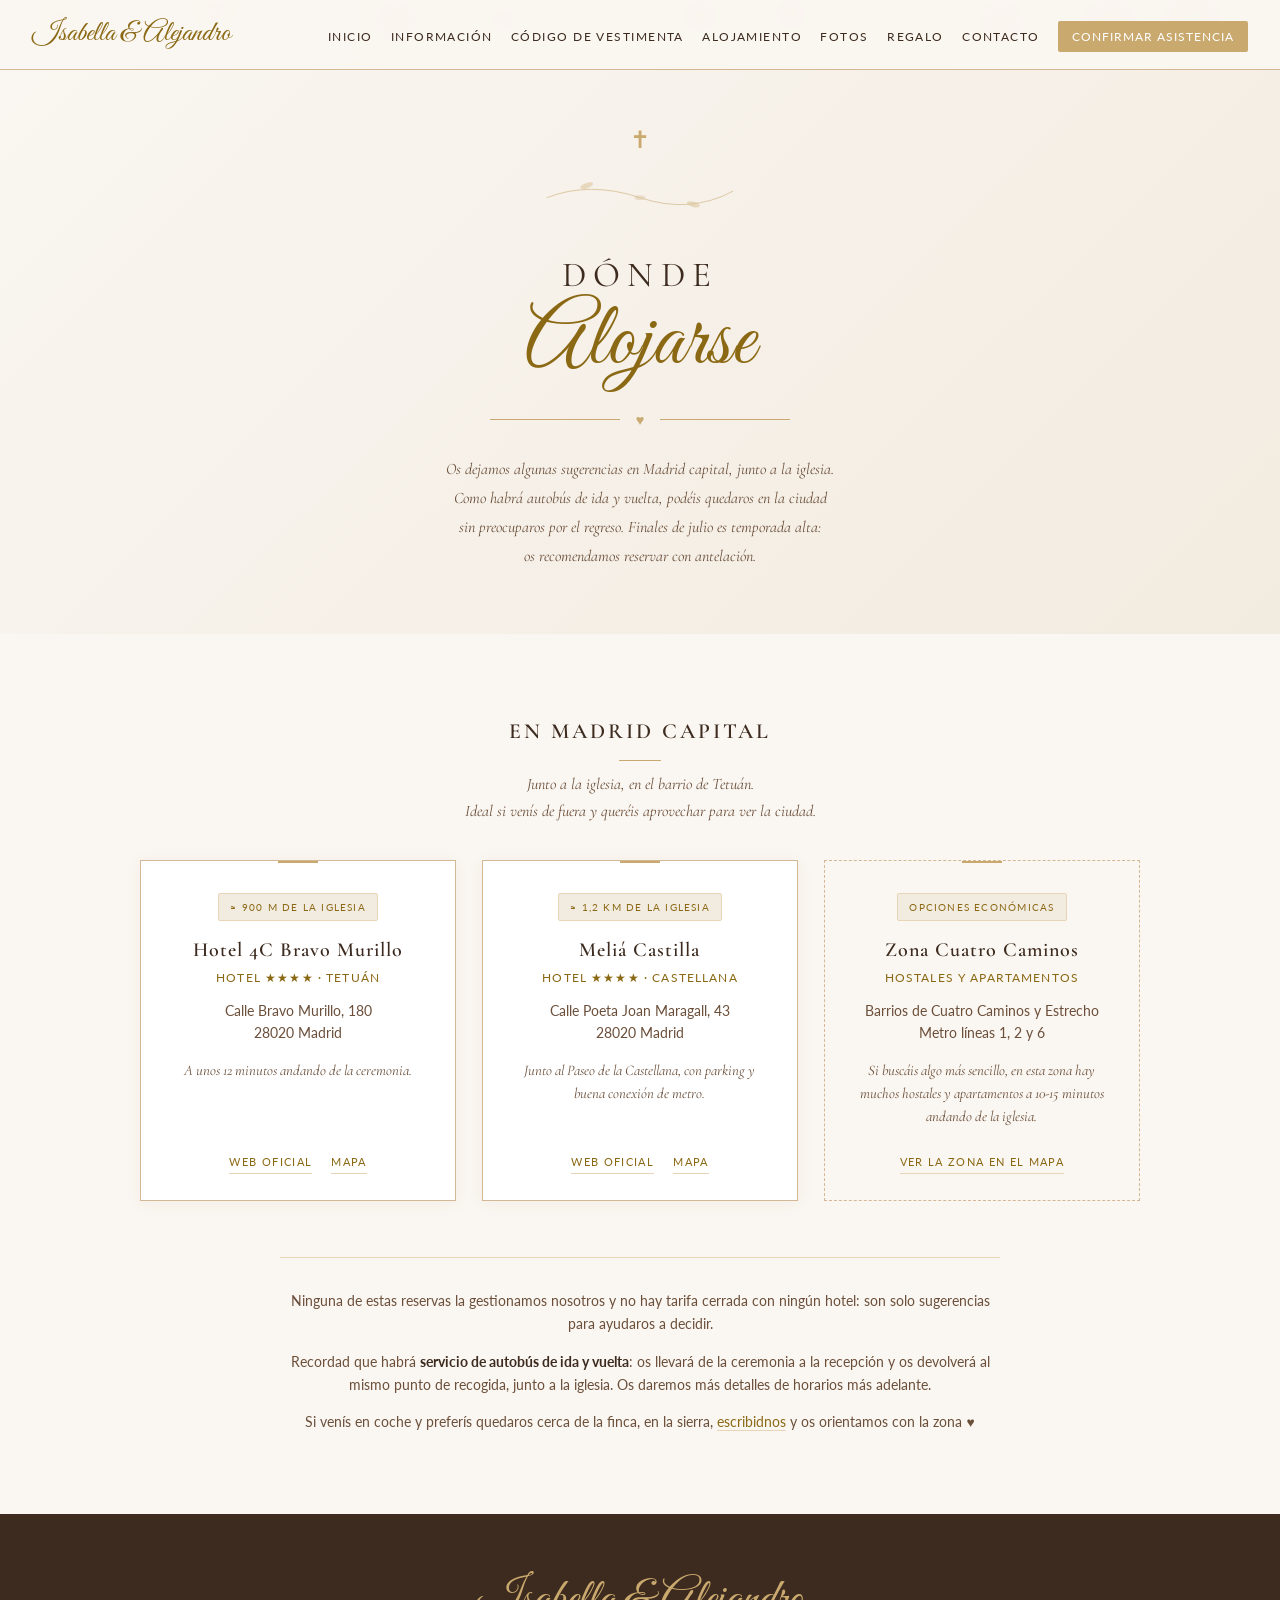
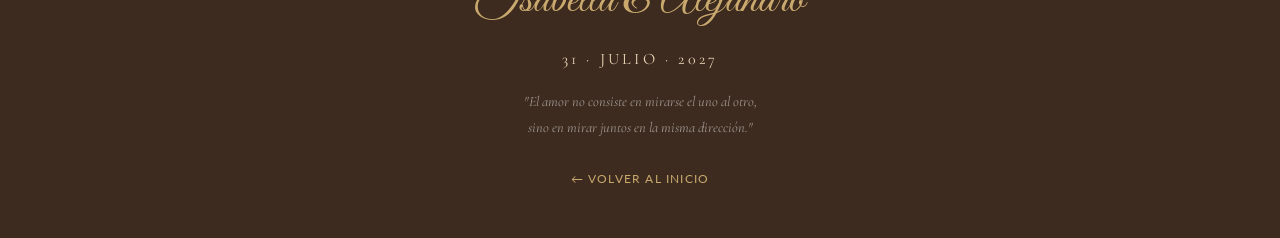
<file: alojamiento.html>
<!DOCTYPE html>
<html lang="es">
<head>
  <meta charset="UTF-8" />
  <meta name="viewport" content="width=device-width, initial-scale=1.0" />
  <title>Alojamiento · Isabella &amp; Alejandro</title>
  <meta name="description" content="Hoteles recomendados cerca de la celebración y en Madrid capital para la boda de Isabella y Alejandro." />
  <meta name="robots" content="noindex, nofollow" />
  <link rel="stylesheet" href="styles.css" />
  <link rel="icon" href="data:image/svg+xml,<svg xmlns='http://www.w3.org/2000/svg' viewBox='0 0 100 100'><text y='.9em' font-size='90'>♥</text></svg>" />
</head>
<body>

  <!-- NAVBAR -->
  <nav class="navbar">
    <a href="index.html" class="navbar-brand">Isabella &amp; Alejandro</a>
    <ul class="navbar-links" id="navLinks">
      <li><a href="index.html#inicio">Inicio</a></li>
      <li><a href="index.html#informacion">Información</a></li>
      <li><a href="vestimenta.html">Código de Vestimenta</a></li>
      <li><a href="alojamiento.html">Alojamiento</a></li>
      <li><a href="index.html#fotos">Fotos</a></li>
      <li><a href="index.html#regalo">Regalo</a></li>
      <li><a href="index.html#contacto">Contacto</a></li>
      <li><a href="index.html#asistencia" class="btn-nav">Confirmar Asistencia</a></li>
    </ul>
    <button class="hamburger" id="hamburger" aria-label="Menú">
      <span></span>
      <span></span>
      <span></span>
    </button>
  </nav>

  <!-- HERO ALOJAMIENTO -->
  <div class="page-hero">
    <span class="page-hero-cross">✝</span>

    <!-- Rama decorativa -->
    <svg viewBox="0 0 300 80" fill="none" xmlns="http://www.w3.org/2000/svg" style="width:200px;margin-bottom:1rem;opacity:0.7">
      <path d="M10,40 Q75,15 150,40 Q225,65 290,30" stroke="#C9A96E" stroke-width="1.2" fill="none"/>
      <ellipse cx="70" cy="22" rx="10" ry="4" transform="rotate(-20 70 22)" fill="#C9A96E" opacity="0.5"/>
      <ellipse cx="150" cy="40" rx="8" ry="3.5" fill="#C9A96E" opacity="0.4"/>
      <ellipse cx="230" cy="50" rx="10" ry="4" transform="rotate(15 230 50)" fill="#C9A96E" opacity="0.5"/>
    </svg>

    <div class="page-hero-title">Dónde</div>
    <span class="page-hero-script">Alojarse</span>

    <div class="divider" style="margin:1rem auto"><span class="divider-heart">♥</span></div>

    <p class="page-hero-intro">
      Os dejamos algunas sugerencias en Madrid capital, junto a la iglesia.<br>
      Como habrá autobús de ida y vuelta, podéis quedaros en la ciudad<br>
      sin preocuparos por el regreso. Finales de julio es temporada alta:<br>
      os recomendamos reservar con antelación.
    </p>
  </div>

  <!-- HOTELES -->
  <section class="section">
    <div class="container">

      <!-- ---------- MADRID ---------- -->
      <div class="lodging-zone fade-in">
        <h3 class="lodging-zone-title">En Madrid capital</h3>
        <p class="lodging-zone-desc">
          Junto a la iglesia, en el barrio de Tetuán.<br>
          Ideal si venís de fuera y queréis aprovechar para ver la ciudad.
        </p>

        <div class="lodging-grid">

          <article class="lodging-card">
            <span class="lodging-badge">≈ 900 m de la iglesia</span>
            <h4 class="lodging-name">Hotel 4C Bravo Murillo</h4>
            <p class="lodging-type">Hotel ★★★★ · Tetuán</p>
            <p class="lodging-address">Calle Bravo Murillo, 180<br>28020 Madrid</p>
            <p class="lodging-note-sm">A unos 12 minutos andando de la ceremonia.</p>
            <div class="lodging-links">
              <a href="https://www.hotelbravomurillo.es/" target="_blank" rel="noopener">Web oficial</a>
              <a href="https://maps.google.com/?q=Hotel+4C+Bravo+Murillo+Madrid" target="_blank" rel="noopener">Mapa</a>
            </div>
          </article>

          <article class="lodging-card">
            <span class="lodging-badge">≈ 1,2 km de la iglesia</span>
            <h4 class="lodging-name">Meliá Castilla</h4>
            <p class="lodging-type">Hotel ★★★★ · Castellana</p>
            <p class="lodging-address">Calle Poeta Joan Maragall, 43<br>28020 Madrid</p>
            <p class="lodging-note-sm">Junto al Paseo de la Castellana, con parking y buena conexión de metro.</p>
            <div class="lodging-links">
              <a href="https://www.melia.com/es/hoteles/espana/madrid/melia-castilla" target="_blank" rel="noopener">Web oficial</a>
              <a href="https://maps.google.com/?q=Melia+Castilla+Madrid" target="_blank" rel="noopener">Mapa</a>
            </div>
          </article>

          <article class="lodging-card lodging-card-tip">
            <span class="lodging-badge">Opciones económicas</span>
            <h4 class="lodging-name">Zona Cuatro Caminos</h4>
            <p class="lodging-type">Hostales y apartamentos</p>
            <p class="lodging-address">Barrios de Cuatro Caminos y Estrecho<br>Metro líneas 1, 2 y 6</p>
            <p class="lodging-note-sm">Si buscáis algo más sencillo, en esta zona hay muchos hostales y apartamentos a 10-15 minutos andando de la iglesia.</p>
            <div class="lodging-links">
              <a href="https://maps.google.com/?q=hoteles+Cuatro+Caminos+Madrid" target="_blank" rel="noopener">Ver la zona en el mapa</a>
            </div>
          </article>

        </div>
      </div>

      <!-- ---------- NOTA ---------- -->
      <div class="lodging-footnote fade-in">
        <p>
          Ninguna de estas reservas la gestionamos nosotros y no hay tarifa cerrada con ningún hotel:
          son solo sugerencias para ayudaros a decidir.
        </p>
        <p>
          Recordad que habrá <strong>servicio de autobús de ida y vuelta</strong>: os llevará de la
          ceremonia a la recepción y os devolverá al mismo punto de recogida, junto a la iglesia.
          Os daremos más detalles de horarios más adelante.
        </p>
        <p>
          Si venís en coche y preferís quedaros cerca de la finca, en la sierra,
          <a href="index.html#contacto">escribidnos</a> y os orientamos con la zona ♥
        </p>
      </div>

    </div>
  </section>

  <!-- FOOTER -->
  <footer>
    <span class="footer-names">Isabella &amp; Alejandro</span>
    <div class="footer-date">31 · JULIO · 2027</div>
    <p class="footer-quote">
      "El amor no consiste en mirarse el uno al otro,<br>
      sino en mirar juntos en la misma dirección."
    </p>
    <div style="margin-top:1.5rem">
      <a href="index.html" style="color:var(--gold);font-size:0.75rem;letter-spacing:0.1em;text-transform:uppercase;text-decoration:none">← Volver al Inicio</a>
    </div>
  </footer>

  <script>
    // Menú hamburguesa
    document.getElementById('hamburger').addEventListener('click', () => {
      document.getElementById('navLinks').classList.toggle('open');
    });

    // Aparición progresiva al hacer scroll
    const observer = new IntersectionObserver((entries) => {
      entries.forEach(e => { if (e.isIntersecting) e.target.classList.add('visible'); });
    }, { threshold: 0.1 });
    document.querySelectorAll('.fade-in').forEach(el => observer.observe(el));
  </script>

  <script src="petals.js" defer></script>
</body>
</html>
</file>
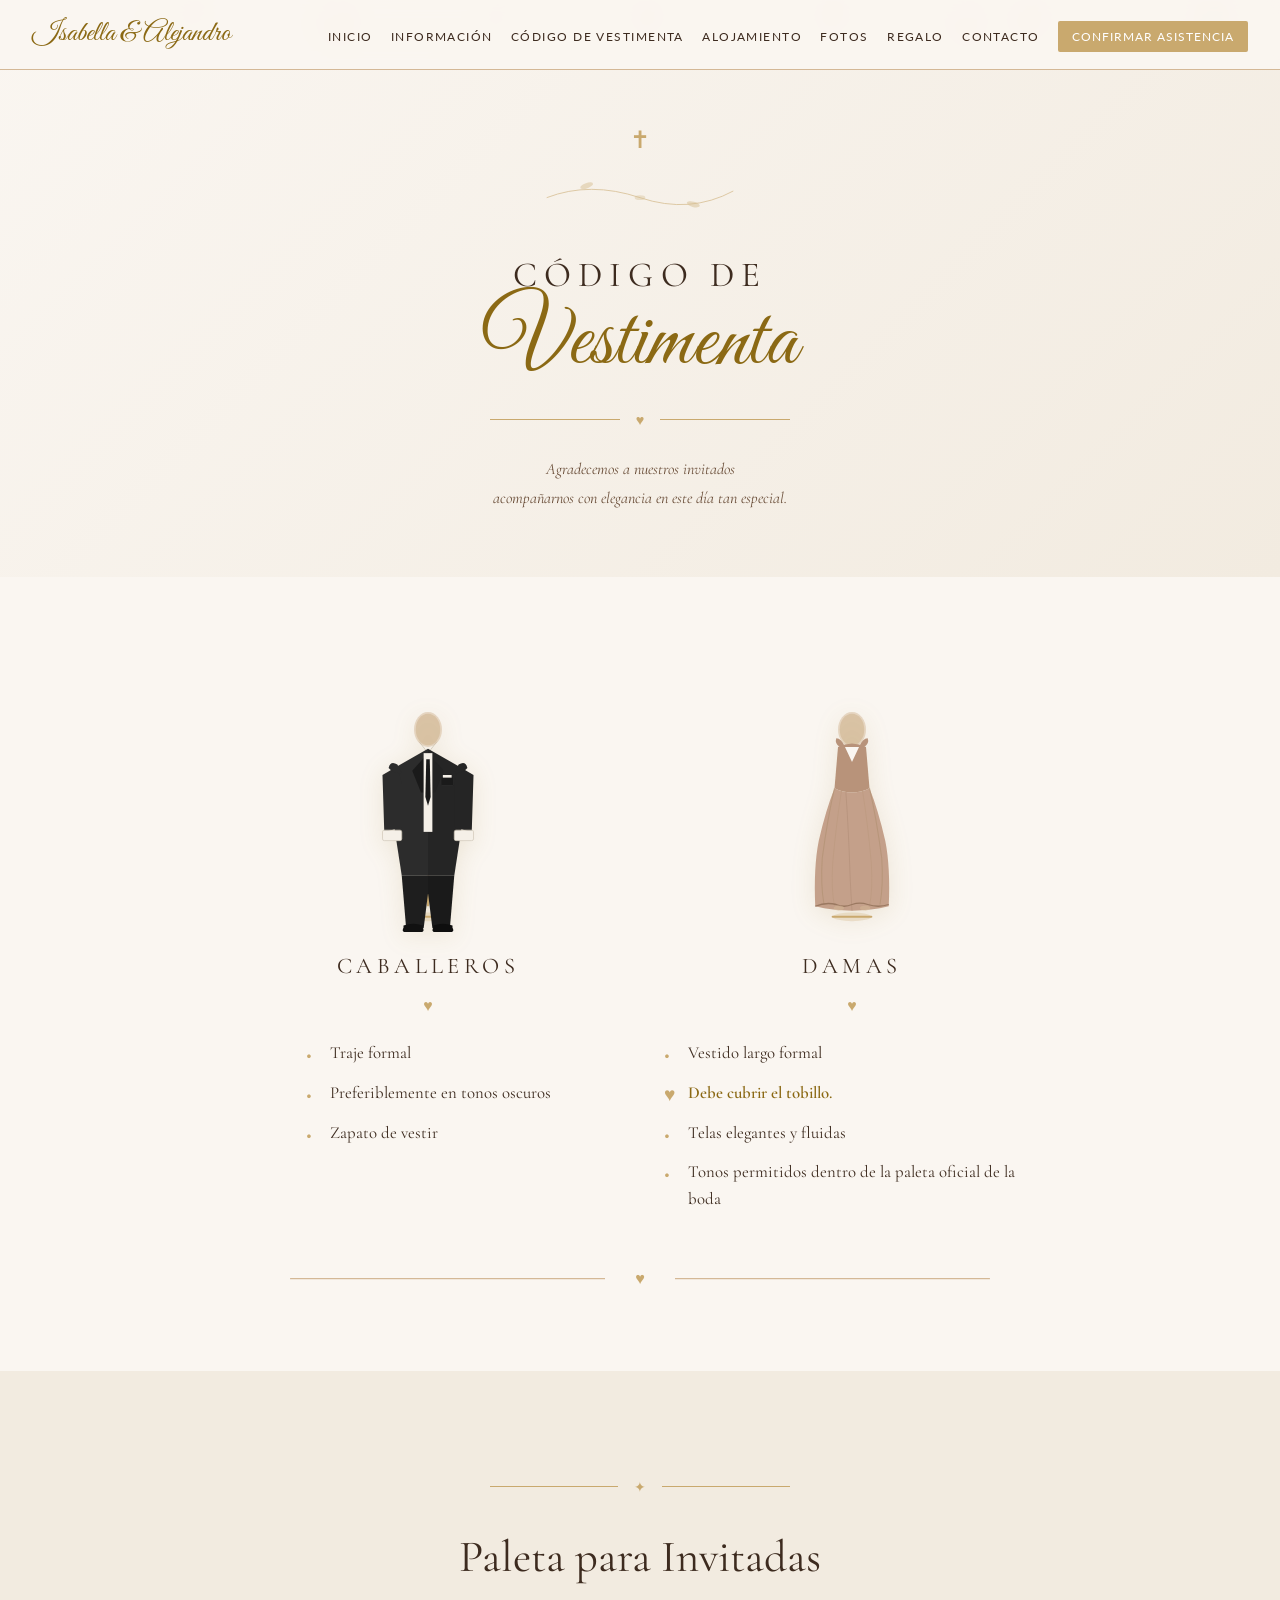
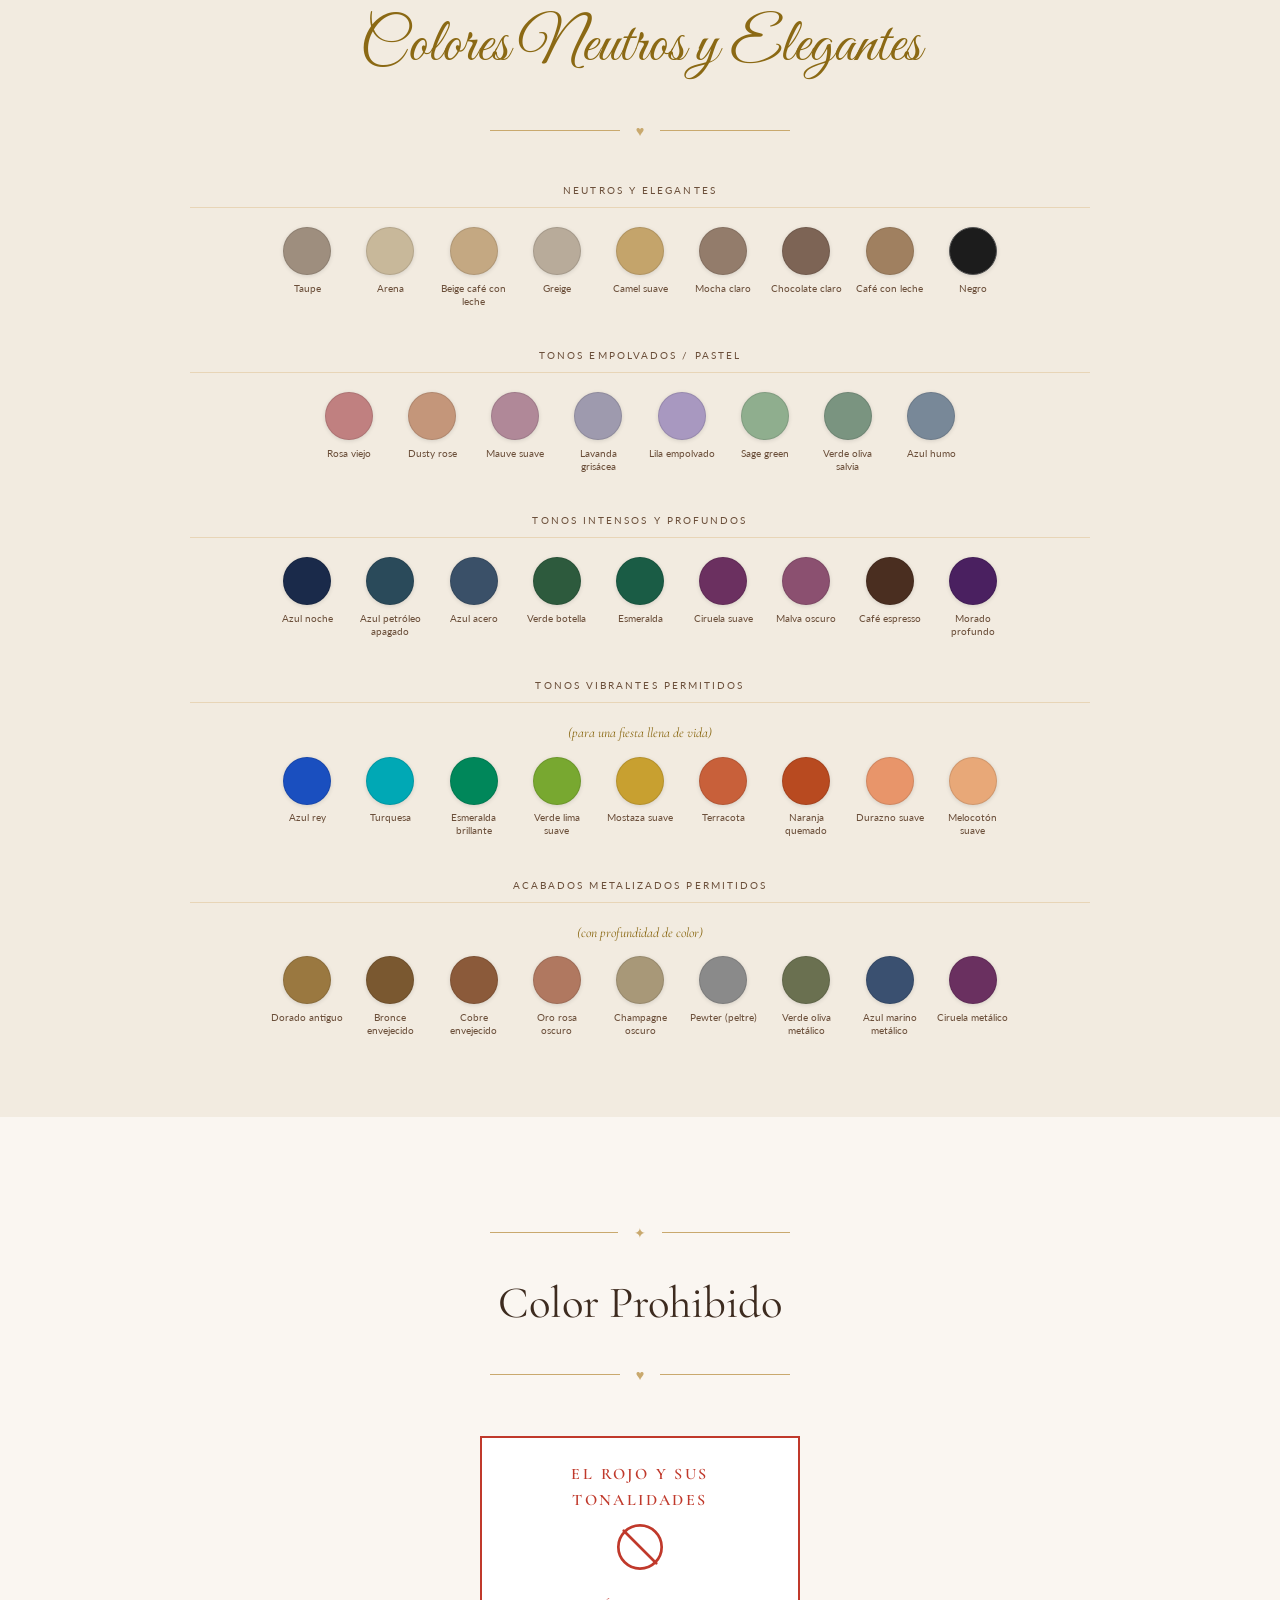
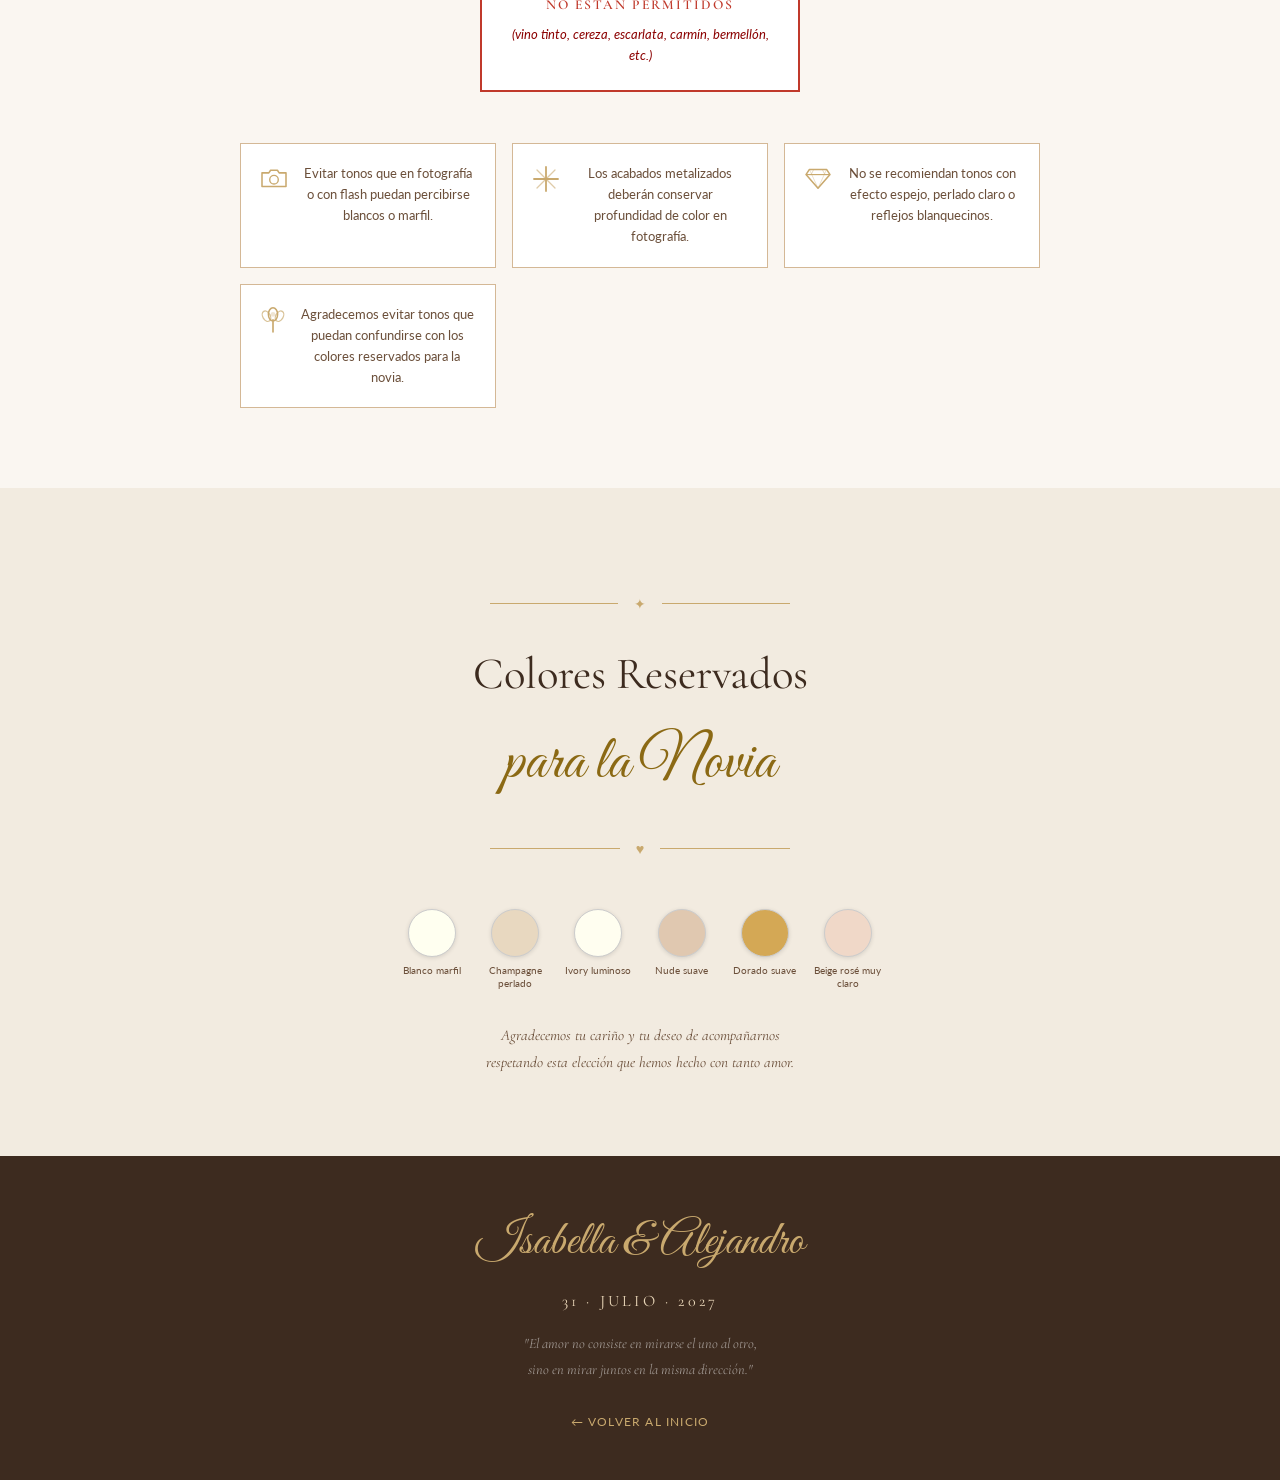
<file: vestimenta.html>
<!DOCTYPE html>
<html lang="es">
<head>
  <meta charset="UTF-8" />
  <meta name="viewport" content="width=device-width, initial-scale=1.0" />
  <title>Código de Vestimenta · Isabella & Alejandro</title>
  <link rel="stylesheet" href="styles.css" />
  <link rel="icon" href="data:image/svg+xml,<svg xmlns='http://www.w3.org/2000/svg' viewBox='0 0 100 100'><text y='.9em' font-size='90'>♥</text></svg>" />
  <style>
    /* ---- VESTIMENTA ESPECÍFICO ---- */
    .vest-hero {
      background: linear-gradient(135deg, #FAF6F1 0%, #F2EBE0 100%);
      text-align: center;
      padding: 120px 2rem 4rem;
      position: relative;
    }

    .vest-cross {
      font-size: 1.5rem;
      color: var(--gold);
      display: block;
      margin-bottom: 0.8rem;
    }

    .vest-main-title {
      font-family: 'Cormorant Garamond', serif;
      font-size: clamp(1.6rem, 4vw, 2.2rem);
      letter-spacing: 0.2em;
      text-transform: uppercase;
      color: var(--text-dark);
      margin-bottom: -0.5rem;
    }

    .vest-main-script {
      font-family: 'Great Vibes', cursive;
      font-size: clamp(3.5rem, 8vw, 5.5rem);
      color: var(--gold-dark);
      display: block;
      line-height: 1.1;
    }

    .vest-intro {
      font-family: 'Cormorant Garamond', serif;
      font-style: italic;
      font-size: 1rem;
      color: var(--text-mid);
      max-width: 500px;
      margin: 1.5rem auto 0;
      line-height: 1.8;
    }

    /* ---- DOS COLUMNAS CABALLEROS/DAMAS ---- */
    .gender-grid {
      display: grid;
      grid-template-columns: 1fr 1fr;
      gap: 3rem;
      max-width: 800px;
      margin: 3rem auto;
    }

    .gender-card {
      text-align: center;
    }

    .gender-icon {
      font-size: 4rem;
      margin-bottom: 1rem;
      display: block;
    }

    .gender-illustration {
      width: 140px;
      height: auto;
      margin: 0 auto 1rem;
      display: block;
      filter: drop-shadow(0 4px 12px rgba(139,105,20,0.12));
    }

    .gender-title {
      font-family: 'Cormorant Garamond', serif;
      font-size: 1.4rem;
      letter-spacing: 0.2em;
      text-transform: uppercase;
      color: var(--text-dark);
      margin-bottom: 0.5rem;
    }

    .gender-heart {
      color: var(--gold);
      display: block;
      margin-bottom: 1rem;
      font-size: 1rem;
    }

    .gender-rules {
      list-style: none;
      text-align: left;
      display: inline-block;
    }

    .gender-rules li {
      font-family: 'Cormorant Garamond', serif;
      font-size: 1.05rem;
      color: var(--text-dark);
      padding: 0.4rem 0;
      padding-left: 1.5rem;
      position: relative;
    }

    .gender-rules li::before {
      content: '•';
      color: var(--gold);
      position: absolute;
      left: 0;
      font-size: 1.2rem;
    }

    .highlight-rule {
      font-weight: 600;
      color: var(--gold-dark) !important;
    }

    .highlight-rule::before {
      content: '♥' !important;
      color: var(--gold);
    }

    /* ---- PALETA DE COLORES ---- */
    .palette-section {
      max-width: 900px;
      margin: 0 auto;
    }

    .palette-group-title {
      font-family: 'Lato', sans-serif;
      font-size: 0.65rem;
      letter-spacing: 0.2em;
      text-transform: uppercase;
      color: var(--text-mid);
      text-align: center;
      margin: 2.5rem 0 1.2rem;
      padding-bottom: 0.5rem;
      border-bottom: 1px solid var(--gold-light);
    }

    .palette-group-label {
      font-family: 'Cormorant Garamond', serif;
      font-size: 0.85rem;
      font-style: italic;
      color: var(--gold-dark);
      text-align: center;
      display: block;
      margin-bottom: 0.8rem;
    }

    .swatches {
      display: flex;
      flex-wrap: wrap;
      gap: 0.7rem;
      justify-content: center;
    }

    .swatch {
      display: flex;
      flex-direction: column;
      align-items: center;
      gap: 0.4rem;
      width: 72px;
    }

    .swatch-circle {
      width: 48px;
      height: 48px;
      border-radius: 50%;
      border: 1.5px solid rgba(0,0,0,0.1);
      box-shadow: 0 1px 4px rgba(0,0,0,0.12);
    }

    .swatch-name {
      font-size: 0.62rem;
      color: var(--text-mid);
      text-align: center;
      line-height: 1.3;
    }

    /* ---- PROHIBIDO ---- */
    .prohibited-box {
      background: var(--white);
      border: 2px solid #C0392B;
      max-width: 320px;
      margin: 0 auto;
      padding: 1.5rem;
      text-align: center;
    }

    .prohibited-title {
      font-family: 'Cormorant Garamond', serif;
      font-size: 1rem;
      letter-spacing: 0.15em;
      text-transform: uppercase;
      color: #C0392B;
      margin-bottom: 0.3rem;
      font-weight: 600;
    }

    .prohibited-icon {
      font-size: 2rem;
      display: block;
      margin: 0.5rem 0;
    }

    .prohibited-desc {
      font-family: 'Cormorant Garamond', serif;
      font-size: 0.95rem;
      font-weight: 700;
      color: var(--text-dark);
      margin-bottom: 0.3rem;
    }

    .prohibited-list {
      font-size: 0.82rem;
      font-style: italic;
      color: #8B0000;
    }

    .prohibited-note {
      font-size: 0.8rem;
      color: var(--text-mid);
      margin-top: 0.5rem;
    }

    /* ---- RESERVADOS NOVIA ---- */
    .bride-reserved {
      max-width: 700px;
      margin: 0 auto;
      text-align: center;
    }

    .reserved-title {
      font-family: 'Cormorant Garamond', serif;
      font-size: 0.75rem;
      letter-spacing: 0.2em;
      text-transform: uppercase;
      color: var(--text-mid);
      margin-bottom: 1rem;
    }

    /* ---- NOTAS ---- */
    .notes-grid {
      display: grid;
      grid-template-columns: repeat(auto-fit, minmax(220px, 1fr));
      gap: 1rem;
      max-width: 800px;
      margin: 0 auto;
    }

    .note-card {
      background: var(--white);
      border: 1px solid var(--border);
      padding: 1.2rem;
      display: flex;
      gap: 0.8rem;
      align-items: flex-start;
    }

    .note-icon {
      font-size: 1.3rem;
      flex-shrink: 0;
      margin-top: 0.1rem;
    }

    .note-text {
      font-size: 0.82rem;
      color: var(--text-mid);
      line-height: 1.6;
    }

    /* ---- CIERRE ---- */
    .vest-closing {
      font-family: 'Cormorant Garamond', serif;
      font-style: italic;
      font-size: 0.95rem;
      color: var(--text-mid);
      text-align: center;
      max-width: 500px;
      margin: 0 auto;
      line-height: 1.8;
    }

    @media (max-width: 768px) {
      .vest-hero {
        padding: 90px 1.2rem 3rem;
      }
      .notes-grid {
        grid-template-columns: 1fr;
      }
      .prohibited-box {
        max-width: 100%;
      }
    }

    @media (max-width: 600px) {
      .gender-grid {
        grid-template-columns: 1fr;
        gap: 2rem;
      }
      .swatch { width: 58px; }
      .swatch-circle { width: 40px; height: 40px; }
      .swatch-name { font-size: 0.58rem; }
      .vest-main-script { font-size: 3rem; }
    }
  </style>
</head>
<body>

  <!-- NAVBAR -->
  <nav class="navbar">
    <a href="index.html" class="navbar-brand">Isabella &amp; Alejandro</a>
    <ul class="navbar-links" id="navLinks">
      <li><a href="index.html#inicio">Inicio</a></li>
      <li><a href="index.html#informacion">Información</a></li>
      <li><a href="vestimenta.html">Código de Vestimenta</a></li>
      <li><a href="alojamiento.html">Alojamiento</a></li>
      <li><a href="index.html#fotos">Fotos</a></li>
      <li><a href="index.html#regalo">Regalo</a></li>
      <li><a href="index.html#contacto">Contacto</a></li>
      <li><a href="index.html#asistencia" class="btn-nav">Confirmar Asistencia</a></li>
    </ul>
    <button class="hamburger" id="hamburger" aria-label="Menú">
      <span></span>
      <span></span>
      <span></span>
    </button>
  </nav>

  <!-- HERO VESTIMENTA -->
  <div class="vest-hero">
    <span class="vest-cross">✝</span>

    <!-- Ramas decorativas -->
    <svg viewBox="0 0 300 80" fill="none" xmlns="http://www.w3.org/2000/svg" style="width:200px;margin-bottom:1rem;opacity:0.7">
      <path d="M10,40 Q75,15 150,40 Q225,65 290,30" stroke="#C9A96E" stroke-width="1.2" fill="none"/>
      <ellipse cx="70" cy="22" rx="10" ry="4" transform="rotate(-20 70 22)" fill="#C9A96E" opacity="0.5"/>
      <ellipse cx="150" cy="40" rx="8" ry="3.5" fill="#C9A96E" opacity="0.4"/>
      <ellipse cx="230" cy="50" rx="10" ry="4" transform="rotate(15 230 50)" fill="#C9A96E" opacity="0.5"/>
    </svg>

    <div class="vest-main-title">Código de</div>
    <span class="vest-main-script">Vestimenta</span>

    <div class="divider" style="margin:1rem auto"><span class="divider-heart">♥</span></div>

    <p class="vest-intro">
      Agradecemos a nuestros invitados<br>
      acompañarnos con elegancia en este día tan especial.
    </p>
  </div>

  <!-- CABALLEROS Y DAMAS -->
  <section class="section">
    <div class="container">
      <div class="gender-grid">

        <div class="gender-card fade-in">
          <!-- Ilustración SVG traje caballero -->
          <svg viewBox="0 0 160 260" fill="none" xmlns="http://www.w3.org/2000/svg" class="gender-illustration">
            <!-- Palo maniquí -->
            <line x1="80" y1="230" x2="80" y2="195" stroke="#C9A96E" stroke-width="2.5"/>
            <line x1="58" y1="242" x2="102" y2="242" stroke="#C9A96E" stroke-width="2.5" stroke-linecap="round"/>
            <!-- Base -->
            <ellipse cx="80" cy="242" rx="22" ry="5" fill="#C9A96E" opacity="0.25"/>
            <!-- Cuello camisa -->
            <path d="M70,42 L80,55 L90,42" fill="#F5F0E8" stroke="#D0C8B8" stroke-width="1"/>
            <!-- Chaqueta izquierda -->
            <path d="M80,50 L45,70 L40,130 L50,195 L80,195 L80,50Z" fill="#2C2C2C"/>
            <!-- Chaqueta derecha -->
            <path d="M80,50 L115,70 L120,130 L110,195 L80,195 L80,50Z" fill="#252525"/>
            <!-- Solapa izquierda -->
            <path d="M80,55 L62,75 L72,100 L80,100 Z" fill="#1A1A1A"/>
            <!-- Solapa derecha -->
            <path d="M80,55 L98,75 L88,100 L80,100 Z" fill="#222222"/>
            <!-- Camisa / corbata -->
            <rect x="75" y="55" width="10" height="90" fill="#F5F0E8"/>
            <path d="M78,62 L82,62 L83,105 L80,115 L77,105 Z" fill="#1A1A1A"/>
            <!-- Bolsillo pecho -->
            <rect x="95" y="82" width="14" height="10" rx="1" fill="#1A1A1A" stroke="#333" stroke-width="0.5"/>
            <rect x="97" y="80" width="10" height="3" fill="#F5F0E8"/>
            <!-- Manga izquierda -->
            <path d="M45,70 L28,80 L30,145 L50,140 L50,90 L45,70Z" fill="#2C2C2C"/>
            <!-- Puño izquierdo -->
            <rect x="28" y="143" width="22" height="12" rx="2" fill="#F5F0E8" stroke="#D0C8B8" stroke-width="0.8"/>
            <!-- Manga derecha -->
            <path d="M115,70 L132,80 L130,145 L110,140 L110,90 L115,70Z" fill="#252525"/>
            <!-- Puño derecho -->
            <rect x="110" y="143" width="22" height="12" rx="2" fill="#F5F0E8" stroke="#D0C8B8" stroke-width="0.8"/>
            <!-- Pantalón izquierdo -->
            <path d="M50,195 L55,255 L75,255 L80,215 L80,195Z" fill="#1E1E1E"/>
            <!-- Pantalón derecho -->
            <path d="M110,195 L105,255 L85,255 L80,215 L80,195Z" fill="#1A1A1A"/>
            <!-- Zapato izquierdo -->
            <ellipse cx="63" cy="257" rx="12" ry="5" fill="#111"/>
            <path d="M52,252 Q63,248 74,252 L74,257 Q63,262 52,257Z" fill="#111"/>
            <!-- Zapato derecho -->
            <ellipse cx="97" cy="257" rx="12" ry="5" fill="#0E0E0E"/>
            <path d="M86,252 Q97,248 108,252 L108,257 Q97,262 86,257Z" fill="#0E0E0E"/>
            <!-- Hombros estructura -->
            <path d="M45,68 Q37,63 35,72 Q40,78 50,78Z" fill="#2C2C2C"/>
            <path d="M115,68 Q123,63 125,72 Q120,78 110,78Z" fill="#252525"/>
            <!-- Cabeza maniquí -->
            <ellipse cx="80" cy="28" rx="16" ry="20" fill="#D4B896" opacity="0.5"/>
            <ellipse cx="80" cy="28" rx="14" ry="18" fill="#C8A87A" opacity="0.4"/>
          </svg>
          <div class="gender-title">Caballeros</div>
          <span class="gender-heart">♥</span>
          <ul class="gender-rules">
            <li>Traje formal</li>
            <li>Preferiblemente en tonos oscuros</li>
            <li>Zapato de vestir</li>
          </ul>
        </div>

        <div class="gender-card fade-in">
          <!-- Ilustración SVG vestido dama -->
          <svg viewBox="0 0 160 260" fill="none" xmlns="http://www.w3.org/2000/svg" class="gender-illustration">
            <!-- Palo maniquí -->
            <line x1="80" y1="230" x2="80" y2="195" stroke="#C9A96E" stroke-width="2.5"/>
            <line x1="58" y1="242" x2="102" y2="242" stroke="#C9A96E" stroke-width="2.5" stroke-linecap="round"/>
            <!-- Base -->
            <ellipse cx="80" cy="242" rx="22" ry="5" fill="#C9A96E" opacity="0.25"/>
            <!-- Cabeza maniquí -->
            <ellipse cx="80" cy="28" rx="16" ry="20" fill="#D4B896" opacity="0.5"/>
            <ellipse cx="80" cy="28" rx="14" ry="18" fill="#C8A87A" opacity="0.4"/>
            <!-- Cuerpo vestido (corpiño) -->
            <path d="M64,48 Q72,44 80,44 Q88,44 96,48 L100,95 Q90,100 80,100 Q70,100 60,95 Z" fill="#B8937A"/>
            <!-- Escote V -->
            <path d="M72,48 L80,65 L88,48" fill="#FAF6F1"/>
            <!-- Tirante izquierdo -->
            <path d="M66,48 Q60,44 62,38 Q68,38 72,48Z" fill="#B8937A"/>
            <!-- Tirante derecho -->
            <path d="M94,48 Q100,44 98,38 Q92,38 88,48Z" fill="#B8937A"/>
            <!-- Falda — fluye hacia abajo, más ancha -->
            <path d="M60,95 Q50,120 42,155 Q36,185 38,230 Q58,235 80,235 Q102,235 122,230 Q124,185 118,155 Q110,120 100,95 Q90,100 80,100 Q70,100 60,95Z" fill="#C4A08A"/>
            <!-- Pliegues falda izquierda -->
            <path d="M60,95 Q52,130 46,175 Q44,205 48,228" stroke="#B09070" stroke-width="1.2" fill="none" opacity="0.6"/>
            <path d="M68,98 Q62,135 58,180 Q56,210 60,230" stroke="#B09070" stroke-width="0.8" fill="none" opacity="0.4"/>
            <!-- Pliegues falda derecha -->
            <path d="M100,95 Q108,130 114,175 Q116,205 112,228" stroke="#B09070" stroke-width="1.2" fill="none" opacity="0.6"/>
            <path d="M92,98 Q98,135 102,180 Q104,210 100,230" stroke="#B09070" stroke-width="0.8" fill="none" opacity="0.4"/>
            <!-- Sombra central falda -->
            <path d="M73,100 Q76,140 78,200 Q79,220 80,235" stroke="#9A7860" stroke-width="1" fill="none" opacity="0.3"/>
            <!-- Dobladillo (ondulado) -->
            <path d="M38,230 Q50,225 62,228 Q71,232 80,228 Q89,225 98,228 Q110,232 122,228" stroke="#9A7860" stroke-width="1.5" fill="none"/>
            <!-- Tobillos/pies -->
            <ellipse cx="65" cy="232" rx="6" ry="3" fill="#D4B896" opacity="0.5"/>
            <ellipse cx="95" cy="232" rx="6" ry="3" fill="#D4B896" opacity="0.5"/>
          </svg>
          <div class="gender-title">Damas</div>
          <span class="gender-heart">♥</span>
          <ul class="gender-rules">
            <li>Vestido largo formal</li>
            <li class="highlight-rule">Debe cubrir el tobillo.</li>
            <li>Telas elegantes y fluidas</li>
            <li>Tonos permitidos dentro de la paleta oficial de la boda</li>
          </ul>
        </div>

      </div>

      <!-- Separador ornamental -->
      <svg viewBox="0 0 600 20" fill="none" xmlns="http://www.w3.org/2000/svg" style="width:100%;max-width:700px;display:block;margin:0 auto">
        <line x1="0" y1="10" x2="270" y2="10" stroke="#D4B896" stroke-width="1"/>
        <text x="300" y="15" text-anchor="middle" fill="#C9A96E" font-size="14">♥</text>
        <line x1="330" y1="10" x2="600" y2="10" stroke="#D4B896" stroke-width="1"/>
      </svg>

    </div>
  </section>

  <!-- PALETA DE COLORES -->
  <section class="section section-alt">
    <div class="container palette-section">

      <div class="divider"><span class="divider-heart">✦</span></div>
      <h2 class="section-title">Paleta para Invitadas</h2>
      <span class="section-title-script">Colores Neutros y Elegantes</span>
      <div class="divider"><span class="divider-heart">♥</span></div>

      <!-- NEUTROS Y ELEGANTES -->
      <div class="palette-group-title">Neutros y Elegantes</div>
      <div class="swatches fade-in">
        <div class="swatch"><div class="swatch-circle" style="background:#9E8E7E"></div><div class="swatch-name">Taupe</div></div>
        <div class="swatch"><div class="swatch-circle" style="background:#C8B89A"></div><div class="swatch-name">Arena</div></div>
        <div class="swatch"><div class="swatch-circle" style="background:#C4A882"></div><div class="swatch-name">Beige café con leche</div></div>
        <div class="swatch"><div class="swatch-circle" style="background:#B8AB9A"></div><div class="swatch-name">Greige</div></div>
        <div class="swatch"><div class="swatch-circle" style="background:#C4A46B"></div><div class="swatch-name">Camel suave</div></div>
        <div class="swatch"><div class="swatch-circle" style="background:#937C6B"></div><div class="swatch-name">Mocha claro</div></div>
        <div class="swatch"><div class="swatch-circle" style="background:#7D6455"></div><div class="swatch-name">Chocolate claro</div></div>
        <div class="swatch"><div class="swatch-circle" style="background:#A08060"></div><div class="swatch-name">Café con leche</div></div>
        <div class="swatch"><div class="swatch-circle" style="background:#1C1C1C;border-color:#555"></div><div class="swatch-name">Negro</div></div>
      </div>

      <!-- EMPOLVADOS / PASTEL -->
      <div class="palette-group-title">Tonos Empolvados / Pastel</div>
      <div class="swatches fade-in">
        <div class="swatch"><div class="swatch-circle" style="background:#C08080"></div><div class="swatch-name">Rosa viejo</div></div>
        <div class="swatch"><div class="swatch-circle" style="background:#C4967A"></div><div class="swatch-name">Dusty rose</div></div>
        <div class="swatch"><div class="swatch-circle" style="background:#B08898"></div><div class="swatch-name">Mauve suave</div></div>
        <div class="swatch"><div class="swatch-circle" style="background:#9E9AAE"></div><div class="swatch-name">Lavanda grisácea</div></div>
        <div class="swatch"><div class="swatch-circle" style="background:#A898C0"></div><div class="swatch-name">Lila empolvado</div></div>
        <div class="swatch"><div class="swatch-circle" style="background:#8FAE8E"></div><div class="swatch-name">Sage green</div></div>
        <div class="swatch"><div class="swatch-circle" style="background:#7A9480"></div><div class="swatch-name">Verde oliva salvia</div></div>
        <div class="swatch"><div class="swatch-circle" style="background:#788898"></div><div class="swatch-name">Azul humo</div></div>
      </div>

      <!-- INTENSOS Y PROFUNDOS -->
      <div class="palette-group-title">Tonos Intensos y Profundos</div>
      <div class="swatches fade-in">
        <div class="swatch"><div class="swatch-circle" style="background:#1A2A4A"></div><div class="swatch-name">Azul noche</div></div>
        <div class="swatch"><div class="swatch-circle" style="background:#2A4A5A"></div><div class="swatch-name">Azul petróleo apagado</div></div>
        <div class="swatch"><div class="swatch-circle" style="background:#3A5068"></div><div class="swatch-name">Azul acero</div></div>
        <div class="swatch"><div class="swatch-circle" style="background:#2D5A3D"></div><div class="swatch-name">Verde botella</div></div>
        <div class="swatch"><div class="swatch-circle" style="background:#1A5C45"></div><div class="swatch-name">Esmeralda</div></div>
        <div class="swatch"><div class="swatch-circle" style="background:#6B3060"></div><div class="swatch-name">Ciruela suave</div></div>
        <div class="swatch"><div class="swatch-circle" style="background:#8B5070"></div><div class="swatch-name">Malva oscuro</div></div>
        <div class="swatch"><div class="swatch-circle" style="background:#4A2E20"></div><div class="swatch-name">Café espresso</div></div>
        <div class="swatch"><div class="swatch-circle" style="background:#4A2060"></div><div class="swatch-name">Morado profundo</div></div>
      </div>

      <!-- VIBRANTES PERMITIDOS -->
      <div class="palette-group-title">Tonos Vibrantes Permitidos</div>
      <span class="palette-group-label">(para una fiesta llena de vida)</span>
      <div class="swatches fade-in">
        <div class="swatch"><div class="swatch-circle" style="background:#1A4FBF"></div><div class="swatch-name">Azul rey</div></div>
        <div class="swatch"><div class="swatch-circle" style="background:#00A8B5"></div><div class="swatch-name">Turquesa</div></div>
        <div class="swatch"><div class="swatch-circle" style="background:#00875A"></div><div class="swatch-name">Esmeralda brillante</div></div>
        <div class="swatch"><div class="swatch-circle" style="background:#78A830"></div><div class="swatch-name">Verde lima suave</div></div>
        <div class="swatch"><div class="swatch-circle" style="background:#C8A030"></div><div class="swatch-name">Mostaza suave</div></div>
        <div class="swatch"><div class="swatch-circle" style="background:#C8603A"></div><div class="swatch-name">Terracota</div></div>
        <div class="swatch"><div class="swatch-circle" style="background:#B84A20"></div><div class="swatch-name">Naranja quemado</div></div>
        <div class="swatch"><div class="swatch-circle" style="background:#E8956A"></div><div class="swatch-name">Durazno suave</div></div>
        <div class="swatch"><div class="swatch-circle" style="background:#E8A878"></div><div class="swatch-name">Melocotón suave</div></div>
      </div>

      <!-- METÁLICOS PERMITIDOS -->
      <div class="palette-group-title">Acabados Metalizados Permitidos</div>
      <span class="palette-group-label">(con profundidad de color)</span>
      <div class="swatches fade-in">
        <div class="swatch"><div class="swatch-circle" style="background:#9A7840"></div><div class="swatch-name">Dorado antiguo</div></div>
        <div class="swatch"><div class="swatch-circle" style="background:#7A5830"></div><div class="swatch-name">Bronce envejecido</div></div>
        <div class="swatch"><div class="swatch-circle" style="background:#8B5A3A"></div><div class="swatch-name">Cobre envejecido</div></div>
        <div class="swatch"><div class="swatch-circle" style="background:#B07860"></div><div class="swatch-name">Oro rosa oscuro</div></div>
        <div class="swatch"><div class="swatch-circle" style="background:#A89878"></div><div class="swatch-name">Champagne oscuro</div></div>
        <div class="swatch"><div class="swatch-circle" style="background:#8A8A8A"></div><div class="swatch-name">Pewter (peltre)</div></div>
        <div class="swatch"><div class="swatch-circle" style="background:#6A7050"></div><div class="swatch-name">Verde oliva metálico</div></div>
        <div class="swatch"><div class="swatch-circle" style="background:#3A5070"></div><div class="swatch-name">Azul marino metálico</div></div>
        <div class="swatch"><div class="swatch-circle" style="background:#6A3060"></div><div class="swatch-name">Ciruela metálico</div></div>
      </div>

    </div>
  </section>

  <!-- PROHIBIDO -->
  <section class="section" style="text-align:center">
    <div class="container">
      <div class="divider"><span class="divider-heart">✦</span></div>
      <h2 class="section-title">Color Prohibido</h2>
      <div class="divider"><span class="divider-heart">♥</span></div>
      <br>

      <div class="prohibited-box fade-in">
        <div class="prohibited-title">El Rojo y sus Tonalidades</div>
        <!-- Círculo prohibido SVG -->
        <span class="prohibited-icon">
          <svg viewBox="0 0 48 48" fill="none" width="52" height="52" xmlns="http://www.w3.org/2000/svg">
            <circle cx="24" cy="24" r="20" stroke="#C0392B" stroke-width="2.5" fill="none"/>
            <line x1="9" y1="9" x2="39" y2="39" stroke="#C0392B" stroke-width="2.5" stroke-linecap="round"/>
          </svg>
        </span>
        <div class="prohibited-title" style="font-size:0.85rem;margin-bottom:0.5rem">No están Permitidos</div>
        <div class="prohibited-list">(vino tinto, cereza, escarlata, carmín, bermellón, etc.)</div>
      </div>

      <br><br>

      <!-- Notas adicionales -->
      <div class="notes-grid fade-in">
        <div class="note-card">
          <!-- Cámara -->
          <span class="note-icon">
            <svg viewBox="0 0 32 28" fill="none" width="28" height="24" xmlns="http://www.w3.org/2000/svg">
              <path d="M2,8 L2,24 L30,24 L30,8 L22,8 L20,5 L12,5 L10,8 Z" stroke="#C9A96E" stroke-width="1.8" stroke-linejoin="round" fill="none"/>
              <circle cx="16" cy="16" r="5" stroke="#C9A96E" stroke-width="1.6" fill="none"/>
            </svg>
          </span>
          <div class="note-text">Evitar tonos que en fotografía o con flash puedan percibirse blancos o marfil.</div>
        </div>
        <div class="note-card">
          <!-- Estrella / destello -->
          <span class="note-icon">
            <svg viewBox="0 0 28 28" fill="none" width="28" height="28" xmlns="http://www.w3.org/2000/svg">
              <line x1="14" y1="2" x2="14" y2="26" stroke="#C9A96E" stroke-width="1.8" stroke-linecap="round"/>
              <line x1="2" y1="14" x2="26" y2="14" stroke="#C9A96E" stroke-width="1.8" stroke-linecap="round"/>
              <line x1="5" y1="5" x2="23" y2="23" stroke="#C9A96E" stroke-width="1.3" stroke-linecap="round" opacity="0.6"/>
              <line x1="23" y1="5" x2="5" y2="23" stroke="#C9A96E" stroke-width="1.3" stroke-linecap="round" opacity="0.6"/>
            </svg>
          </span>
          <div class="note-text">Los acabados metalizados deberán conservar profundidad de color en fotografía.</div>
        </div>
        <div class="note-card">
          <!-- Diamante / joya -->
          <span class="note-icon">
            <svg viewBox="0 0 32 28" fill="none" width="28" height="24" xmlns="http://www.w3.org/2000/svg">
              <path d="M6,4 L26,4 L30,10 L16,26 L2,10 Z" stroke="#C9A96E" stroke-width="1.8" stroke-linejoin="round" fill="none"/>
              <line x1="2" y1="10" x2="30" y2="10" stroke="#C9A96E" stroke-width="1.4"/>
              <line x1="6" y1="4" x2="16" y2="26" stroke="#C9A96E" stroke-width="1" opacity="0.4"/>
              <line x1="26" y1="4" x2="16" y2="26" stroke="#C9A96E" stroke-width="1" opacity="0.4"/>
              <line x1="11" y1="4" x2="8" y2="10" stroke="#C9A96E" stroke-width="1" opacity="0.5"/>
              <line x1="21" y1="4" x2="24" y2="10" stroke="#C9A96E" stroke-width="1" opacity="0.5"/>
            </svg>
          </span>
          <div class="note-text">No se recomiendan tonos con efecto espejo, perlado claro o reflejos blanquecinos.</div>
        </div>
        <div class="note-card">
          <!-- Flor / ramo -->
          <span class="note-icon">
            <svg viewBox="0 0 28 30" fill="none" width="26" height="28" xmlns="http://www.w3.org/2000/svg">
              <line x1="14" y1="16" x2="14" y2="29" stroke="#C9A96E" stroke-width="1.8" stroke-linecap="round"/>
              <ellipse cx="14" cy="10" rx="5" ry="7" stroke="#C9A96E" stroke-width="1.6" fill="none"/>
              <ellipse cx="7" cy="12" rx="4" ry="6" transform="rotate(-30 7 12)" stroke="#C9A96E" stroke-width="1.4" fill="none" opacity="0.7"/>
              <ellipse cx="21" cy="12" rx="4" ry="6" transform="rotate(30 21 12)" stroke="#C9A96E" stroke-width="1.4" fill="none" opacity="0.7"/>
              <circle cx="14" cy="10" r="2.5" fill="#C9A96E" opacity="0.3"/>
            </svg>
          </span>
          <div class="note-text">Agradecemos evitar tonos que puedan confundirse con los colores reservados para la novia.</div>
        </div>
      </div>
    </div>
  </section>

  <!-- RESERVADOS PARA LA NOVIA -->
  <section class="section section-alt" style="text-align:center">
    <div class="container">
      <div class="divider"><span class="divider-heart">✦</span></div>
      <h2 class="section-title">Colores Reservados</h2>
      <span class="section-title-script">para la Novia</span>
      <div class="divider"><span class="divider-heart">♥</span></div>
      <br>

      <div class="swatches fade-in" style="justify-content:center;margin-bottom:2rem">
        <div class="swatch"><div class="swatch-circle" style="background:#FFFFF0;border-color:#ccc"></div><div class="swatch-name">Blanco marfil</div></div>
        <div class="swatch"><div class="swatch-circle" style="background:#E8D8C0;border-color:#ccc"></div><div class="swatch-name">Champagne perlado</div></div>
        <div class="swatch"><div class="swatch-circle" style="background:#FFFEF0;border-color:#ccc"></div><div class="swatch-name">Ivory luminoso</div></div>
        <div class="swatch"><div class="swatch-circle" style="background:#E0C8B0;border-color:#ccc"></div><div class="swatch-name">Nude suave</div></div>
        <div class="swatch"><div class="swatch-circle" style="background:#D4A855;border-color:#ccc"></div><div class="swatch-name">Dorado suave</div></div>
        <div class="swatch"><div class="swatch-circle" style="background:#F0D8C8;border-color:#ccc"></div><div class="swatch-name">Beige rosé muy claro</div></div>
      </div>

      <p class="vest-closing fade-in">
        Agradecemos tu cariño y tu deseo de acompañarnos<br>
        respetando esta elección que hemos hecho con tanto amor.
      </p>
    </div>
  </section>

  <!-- FOOTER -->
  <footer>
    <span class="footer-names">Isabella &amp; Alejandro</span>
    <div class="footer-date">31 · JULIO · 2027</div>
    <p class="footer-quote">
      "El amor no consiste en mirarse el uno al otro,<br>
      sino en mirar juntos en la misma dirección."
    </p>
    <div style="margin-top:1.5rem">
      <a href="index.html" style="color:var(--gold);font-size:0.75rem;letter-spacing:0.1em;text-transform:uppercase;text-decoration:none">← Volver al Inicio</a>
    </div>
  </footer>

  <script>
    // Hamburger
    document.getElementById('hamburger').addEventListener('click', () => {
      document.getElementById('navLinks').classList.toggle('open');
    });

    // Fade-in scroll
    const observer = new IntersectionObserver((entries) => {
      entries.forEach(e => { if (e.isIntersecting) e.target.classList.add('visible'); });
    }, { threshold: 0.1 });
    document.querySelectorAll('.fade-in').forEach(el => observer.observe(el));
  </script>

  <script src="petals.js" defer></script>
</body>
</html>
</file>
<file: styles.css>
/* =============================================
   WEB BODA - Isabella & Alejandro
   Paleta: Crema, Beige, Dorado elegante
   ============================================= */

@import url('https://fonts.googleapis.com/css2?family=Cormorant+Garamond:ital,wght@0,300;0,400;0,500;0,600;1,300;1,400;1,500;1,600&family=Great+Vibes&family=Lato:wght@300;400;700&display=swap');

:root {
  --cream: #FAF6F1;
  --cream-dark: #F2EBE0;
  --gold: #C9A96E;
  --gold-dark: #8B6914;
  --gold-light: #E8D5B7;
  --text-dark: #3D2B1F;
  --text-mid: #6B4F3A;
  --white: #FFFFFF;
  --border: #D4B896;
}

* {
  margin: 0;
  padding: 0;
  box-sizing: border-box;
}

html {
  scroll-behavior: smooth;
}

body {
  font-family: 'Lato', sans-serif;
  background-color: var(--cream);
  color: var(--text-dark);
  font-size: 16px;
  line-height: 1.6;
}

/* =============================================
   INTRO SCREEN — ANIMACIÓN CINEMATOGRÁFICA PREMIUM
   ============================================= */

/* ---------- KEYFRAMES ---------- */

@keyframes introFadeIn {
  from { opacity: 0; }
  to   { opacity: 1; }
}

@keyframes introGlow {
  0%, 100% { opacity: 0.35; transform: translate(-50%,-55%) scale(1); }
  50%       { opacity: 0.72; transform: translate(-50%,-55%) scale(1.14); }
}

@keyframes envelopeAppear {
  0%   { opacity: 0; transform: rotateX(9deg) translateY(70px) scale(0.86); filter: blur(10px); }
  55%  { filter: blur(0); }
  100% { opacity: 1; transform: rotateX(9deg) translateY(0) rotateZ(-0.5deg); }
}

@keyframes envelopeFloat {
  0%, 100% {
    transform: rotateX(9deg) translateY(0) rotateZ(-0.5deg);
    filter:
      drop-shadow(0 55px 55px rgba(0,0,0,0.70))
      drop-shadow(0 22px 28px rgba(0,0,0,0.48))
      drop-shadow(0 7px 12px rgba(0,0,0,0.28));
  }
  50% {
    transform: rotateX(9deg) translateY(-16px) rotateZ(0.5deg);
    filter:
      drop-shadow(0 72px 65px rgba(0,0,0,0.60))
      drop-shadow(0 30px 36px rgba(0,0,0,0.38))
      drop-shadow(0 9px 14px rgba(0,0,0,0.22));
  }
}

/* Vibración al romper el sello — simula resistencia del papel */
@keyframes envShake {
  0%   { transform: rotateX(9deg) translateX(0)    rotateZ(-0.5deg); }
  12%  { transform: rotateX(9deg) translateX(-9px) rotateZ(-1.5deg); }
  24%  { transform: rotateX(9deg) translateX(9px)  rotateZ(1.5deg); }
  36%  { transform: rotateX(9deg) translateX(-6px) rotateZ(-0.8deg); }
  50%  { transform: rotateX(9deg) translateX(5px)  rotateZ(0.6deg); }
  64%  { transform: rotateX(9deg) translateX(-3px) rotateZ(-0.3deg); }
  78%  { transform: rotateX(9deg) translateX(1px); }
  100% { transform: rotateX(9deg) translateX(0)    rotateZ(0deg); }
}

/* Sello: escala + brillo → fragmentación → desaparece */
@keyframes sealBreak {
  0%   { transform: translate(-50%,-50%) scale(1) rotate(0deg);    opacity: 1; filter: brightness(1); }
  25%  { transform: translate(-50%,-50%) scale(1.22) rotate(7deg); opacity: 1; filter: brightness(1.6); }
  55%  { transform: translate(-50%,-50%) scale(0.55) rotate(-9deg); opacity: 0.5; filter: brightness(1.2); }
  100% { transform: translate(-50%,-50%) scale(0) rotate(-18deg);  opacity: 0; filter: brightness(1); }
}

@keyframes sealGlow {
  0%, 100% {
    box-shadow: 0 0 0 4px rgba(180,130,30,0.22),
                0 6px 26px rgba(80,50,10,0.50),
                0 2px 8px rgba(0,0,0,0.30),
                inset 0 2px 6px rgba(255,255,255,0.22),
                inset 0 -2px 6px rgba(0,0,0,0.24);
  }
  50% {
    box-shadow: 0 0 0 10px rgba(180,130,30,0.42),
                0 14px 42px rgba(80,50,10,0.72),
                0 4px 12px rgba(0,0,0,0.36),
                inset 0 2px 9px rgba(255,255,255,0.38),
                inset 0 -3px 9px rgba(0,0,0,0.30);
  }
}

/* Apertura de la solapa — física de papel real:
   resistencia inicial del pegamento, despegue progresivo,
   gran arco, doble sobreimpulso y reposo definitivo */
@keyframes flapOpen {
  0%   { transform: rotateX(0deg); }
  4%   { transform: rotateX(-6deg); }    /* resistencia del lacre */
  10%  { transform: rotateX(-22deg); }   /* el papel cede */
  20%  { transform: rotateX(-55deg); }   /* toma impulso */
  36%  { transform: rotateX(-108deg); }  /* gran arco — mayor velocidad */
  55%  { transform: rotateX(-152deg); }  /* ralentiza al cruzar los 90° */
  72%  { transform: rotateX(-180deg); }  /* casi completo */
  83%  { transform: rotateX(-195deg); }  /* primer sobreimpulso */
  91%  { transform: rotateX(-200deg); }  /* pico máximo */
  96%  { transform: rotateX(-191deg); }  /* rebote */
  100% { transform: rotateX(-193deg); }  /* reposa abierto */
}

/* Luz interior: emerge cuando la solapa abre */
@keyframes innerGlowIn {
  0%   { opacity: 0; transform: scaleY(0.6) translateY(8px); }
  100% { opacity: 1; transform: scaleY(1)   translateY(0); }
}

/* Carta: emerge lentamente del interior, sube con inercia y se despliega */
@keyframes letterRiseUnfold {
  0%   { transform: translateX(-50%) translateY(0)      scaleY(0.26) scaleX(0.93); opacity: 0; }
  7%   { opacity: 0.55; }
  15%  { transform: translateX(-50%) translateY(-54px)  scaleY(0.40) scaleX(0.96); opacity: 1; }
  30%  { transform: translateX(-50%) translateY(-112px) scaleY(0.62) scaleX(0.98); }
  50%  { transform: translateX(-50%) translateY(-190px) scaleY(0.83) scaleX(0.99); }
  68%  { transform: translateX(-50%) translateY(-240px) scaleY(0.97) scaleX(1.00); }
  80%  { transform: translateX(-50%) translateY(-252px) scaleY(1.04); }
  89%  { transform: translateX(-50%) translateY(-255px) scaleY(1.012); }
  95%  { transform: translateX(-50%) translateY(-257px) scaleY(1.004); }
  100% { transform: translateX(-50%) translateY(-252px) scaleY(1.00);  opacity: 1; }
}

/* Carta flotando suavemente tras emerger */
@keyframes letterHover {
  0%, 100% { transform: translateX(-50%) translateY(-252px); }
  50%       { transform: translateX(-50%) translateY(-260px); }
}

/* Brillo de papel deslizándose sobre la carta */
@keyframes shinePass {
  0%   { left: -90%; opacity: 0; }
  8%   { opacity: 1; }
  88%  { opacity: 0.85; }
  100% { left: 170%; opacity: 0; }
}

/* Partículas doradas */
@keyframes particleRise {
  0%   { opacity: 0; transform: translateY(0) scale(1) rotate(0deg); }
  10%  { opacity: 0.9; }
  75%  { opacity: 0.4; }
  100% { opacity: 0; transform: translateY(-160px) scale(0.08) rotate(250deg); }
}

@keyframes hintAppear {
  from { opacity: 0; transform: translateY(14px); }
  to   { opacity: 1; transform: translateY(0); }
}

@keyframes hintFloat {
  0%, 100% { transform: translateY(0); }
  50%       { transform: translateY(-9px); }
}

/* Disolución final: sin destello de brillo, solo opacidad y desenfoque.
   El flash de brightness(2.2) era lo que rompía la sensación orgánica. */
@keyframes introDissolve {
  0%   { opacity: 1;    transform: scale(1); }
  55%  { opacity: 0.55; transform: scale(1.007); }
  100% { opacity: 0;    transform: scale(1.018); }
}

/* Movimiento cinemático de cámara durante la apertura */
@keyframes openingView {
  0%   { transform: rotateX(9deg) rotateY(0deg)  rotateZ(0deg); }
  100% { transform: rotateX(5deg) rotateY(-5deg) rotateZ(0deg); }
}

/* ---------- LAYOUT ---------- */

.intro-screen {
  position: fixed;
  inset: 0;
  z-index: 9999;
  display: flex;
  align-items: center;
  justify-content: center;
  overflow: hidden;
  animation: introFadeIn 0.6s ease-out forwards;
}

/* Fondo oscuro espresso premium */
.intro-bg {
  position: absolute;
  inset: 0;
  background:
    radial-gradient(ellipse 90% 70% at 50% 45%, #221205 0%, #130902 55%, #060301 100%);
}

/* Textura de papel/grano sutil */
.intro-bg::after {
  content: '';
  position: absolute;
  inset: 0;
  background-image: url("data:image/svg+xml,%3Csvg xmlns='http://www.w3.org/2000/svg' width='300' height='300'%3E%3Cfilter id='n'%3E%3CfeTurbulence type='fractalNoise' baseFrequency='0.82' numOctaves='4' stitchTiles='stitch'/%3E%3C/filter%3E%3Crect width='100%25' height='100%25' filter='url(%23n)' opacity='0.04'/%3E%3C/svg%3E");
  opacity: 0.45;
  pointer-events: none;
}

/* Halo dorado pulsante */
.intro-glow {
  position: absolute;
  top: 50%;
  left: 50%;
  width: 800px;
  height: 680px;
  transform: translate(-50%, -55%);
  background: radial-gradient(ellipse, rgba(201,169,110,0.14) 0%, rgba(180,130,60,0.05) 45%, transparent 65%);
  pointer-events: none;
  animation: introGlow 5s ease-in-out infinite;
}

/* ---------- PARTÍCULAS DORADAS ---------- */

.intro-particles {
  position: absolute;
  inset: 0;
  pointer-events: none;
  overflow: hidden;
}

.p {
  position: absolute;
  border-radius: 50%;
  background: radial-gradient(circle, #F0D87A, #C9A96E);
  opacity: 0;
  animation: particleRise linear infinite;
}

.p1  { width:3px; height:3px; left:33%; bottom:47%; animation-duration:4.5s; animation-delay:0.3s; }
.p2  { width:2px; height:2px; left:58%; bottom:44%; animation-duration:3.8s; animation-delay:1.1s; }
.p3  { width:4px; height:4px; left:40%; bottom:49%; animation-duration:5.2s; animation-delay:0.0s; }
.p4  { width:2px; height:2px; left:54%; bottom:45%; animation-duration:4.1s; animation-delay:2.2s; }
.p5  { width:3px; height:3px; left:36%; bottom:41%; animation-duration:3.5s; animation-delay:1.7s; }
.p6  { width:2px; height:2px; left:63%; bottom:51%; animation-duration:4.8s; animation-delay:0.8s; }
.p7  { width:3px; height:3px; left:45%; bottom:43%; animation-duration:4.2s; animation-delay:2.8s; }
.p8  { width:2px; height:2px; left:52%; bottom:48%; animation-duration:3.6s; animation-delay:1.4s; }
.p9  { width:3px; height:3px; left:29%; bottom:50%; animation-duration:5.0s; animation-delay:3.2s; }
.p10 { width:2px; height:2px; left:67%; bottom:46%; animation-duration:4.3s; animation-delay:0.6s; }

/* ---------- ESCENA ---------- */

.intro-scene {
  position: relative;
  display: flex;
  flex-direction: column;
  align-items: center;
  gap: 3.2rem;
  perspective: 1500px;
  perspective-origin: 50% 18%;
}

/* ---------- STAGE 3D (tilt + flotación) ---------- */

.env-3d-stage {
  position: relative;
  /* Sombra dinámica — cambia con la flotación vía keyframes */
  animation:
    envelopeAppear 1.1s cubic-bezier(0.22, 1, 0.36, 1) 0.5s both,
    envelopeFloat  6.0s ease-in-out 1.9s infinite;
  transform-style: preserve-3d;
  will-change: transform;
}

.env-3d-stage.no-float {
  animation: envShake 0.52s cubic-bezier(0.36, 0.07, 0.19, 0.97) forwards;
}

/* Movimiento de cámara suave mientras el sobre se abre */
.env-3d-stage.opening-view {
  animation: openingView 3.0s cubic-bezier(0.22, 1, 0.36, 1) forwards;
  filter:
    drop-shadow(0 65px 72px rgba(0,0,0,0.76))
    drop-shadow(0 32px 44px rgba(0,0,0,0.56))
    drop-shadow(0 10px 20px rgba(0,0,0,0.34))
    drop-shadow(0 -6px 24px rgba(201,169,110,0.12));
}

/* ---------- WRAPPER ---------- */

.envelope-wrapper {
  position: relative;
  width: 380px;
  height: 256px;
  overflow: hidden;
  border-radius: 4px;
}

.envelope-wrapper.open {
  overflow: visible;
}

/* Luz interior (visible cuando la solapa abre) */
.env-inner-glow {
  position: absolute;
  inset: 0;
  background:
    radial-gradient(ellipse 80% 55% at 50% 68%, rgba(255,252,220,1.0) 0%, rgba(250,235,160,0.85) 30%, transparent 65%),
    radial-gradient(ellipse 50% 28% at 50% 52%, rgba(255,255,240,0.95) 0%, transparent 100%);
  z-index: 1;
  opacity: 0;
  pointer-events: none;
  transition: opacity 0.55s ease;
}

.env-inner-glow.glowing { opacity: 1; }

/* Inner glow — animación propia */
.env-inner-glow.glowing {
  opacity: 1;
  animation: innerGlowIn 0.6s ease-out forwards;
}

/* ---------- CARTA (papel premium) ---------- */

.letter-card {
  position: absolute;
  bottom: 12px;
  left: 50%;
  transform: translateX(-50%);
  width: 84%;
  height: 255px;
  background: linear-gradient(180deg, #FEFCF9 0%, #F9F4EE 100%);
  border: 1px solid rgba(201,169,110,0.22);
  display: flex;
  flex-direction: column;
  align-items: center;
  justify-content: center;
  text-align: center;
  padding: 1.5rem 1.2rem;
  z-index: 2;
  overflow: hidden;
  transform-origin: center top;
  will-change: transform, opacity;
  box-shadow:
    0 -14px 36px rgba(0,0,0,0.18),
    0 4px 14px rgba(201,169,110,0.10),
    inset 0 1px 0 rgba(255,255,255,0.98),
    inset 0 0 80px rgba(255,248,235,0.35);
}

/* Líneas sutiles de papel de carta */
.letter-card::before {
  content: '';
  position: absolute;
  inset: 0;
  background-image: repeating-linear-gradient(
    transparent,
    transparent 30px,
    rgba(201,169,110,0.05) 30px,
    rgba(201,169,110,0.05) 31px
  );
  pointer-events: none;
  z-index: 0;
}

/* Brillo de papel deslizándose al emerger */
.letter-shine {
  position: absolute;
  top: 0;
  left: -90%;
  width: 38%;
  height: 100%;
  background: linear-gradient(
    108deg,
    transparent 18%,
    rgba(255,255,255,0.72) 50%,
    transparent 82%
  );
  pointer-events: none;
  z-index: 10;
  opacity: 0;
}

/* Animación de subida + despliegue */
.letter-card.rising {
  animation: letterRiseUnfold 1.4s cubic-bezier(0.22, 1, 0.36, 1) forwards;
  z-index: 10;
}

.letter-card.rising .letter-shine {
  animation: shinePass 1.5s ease-out 1.1s forwards;
}

/* Carta flotando suavemente una vez emergida */
.letter-card.hovering {
  animation: letterHover 2.4s ease-in-out infinite;
  transform-origin: center top;
  z-index: 10;
  box-shadow:
    0 -22px 54px rgba(0,0,0,0.24),
    0 10px 28px rgba(201,169,110,0.12),
    inset 0 1px 0 rgba(255,255,255,0.98),
    inset 0 0 80px rgba(255,248,235,0.35),
    0 50px 90px rgba(0,0,0,0.20);
}

.letter-branch {
  width: 150px;
  margin-bottom: 0.7rem;
  opacity: 0.85;
}

.letter-blessing {
  font-family: 'Cormorant Garamond', serif;
  font-style: italic;
  font-size: 0.73rem;
  color: var(--text-mid);
  letter-spacing: 0.06em;
  line-height: 1.95;
  margin-bottom: 0.8rem;
}

.letter-names {
  font-family: 'Great Vibes', cursive;
  font-size: 2.3rem;
  color: var(--gold-dark);
  line-height: 1.18;
  text-shadow: 0 1px 4px rgba(139,105,20,0.08);
}

.letter-y {
  font-size: 1.45rem;
  color: var(--gold);
  display: block;
}

.letter-ornament {
  font-size: 0.65rem;
  letter-spacing: 0.55em;
  color: var(--gold);
  margin: 0.45rem 0;
}

.letter-date {
  font-family: 'Cormorant Garamond', serif;
  font-size: 0.62rem;
  letter-spacing: 0.22em;
  text-transform: uppercase;
  color: var(--text-mid);
}

/* ---------- EL SOBRE ---------- */

.envelope {
  position: absolute;
  inset: 0;
  border-radius: 4px;
  cursor: pointer;
  z-index: 5;
}

/* Interior cremoso */
.env-interior {
  position: absolute;
  inset: 0;
  background: linear-gradient(180deg, #FBF4E4 0%, #ECDDBC 100%);
  border-radius: 4px;
  z-index: 0;
}

/* Cuerpo kraft — iluminación realista desde arriba-centro */
.env-body {
  position: absolute;
  inset: 0;
  background:
    radial-gradient(ellipse 130% 110% at 50% 5%, #E6C898 0%, #C8A468 44%, #A07C40 100%),
    repeating-linear-gradient(
      92deg,
      transparent,
      transparent 3px,
      rgba(255,255,255,0.015) 3px,
      rgba(255,255,255,0.015) 6px
    );
  border-radius: 4px;
  overflow: hidden;
  z-index: 2;
}

/* Triángulos de sombra — profundidad de los pliegues */
.env-fold { position: absolute; inset: 0; pointer-events: none; }

.env-fold-l {
  clip-path: polygon(0 0, 0 100%, 50% 50%);
  background: linear-gradient(to right, rgba(0,0,0,0.18) 0%, rgba(0,0,0,0.04) 45%, transparent 70%);
}

.env-fold-r {
  clip-path: polygon(100% 0, 100% 100%, 50% 50%);
  background: linear-gradient(to left, rgba(255,255,255,0.07) 0%, transparent 55%);
}

.env-fold-b {
  clip-path: polygon(0 100%, 100% 100%, 50% 50%);
  background: linear-gradient(to top, rgba(0,0,0,0.20) 0%, rgba(0,0,0,0.06) 45%, transparent 70%);
}

/* Líneas de crease SVG */
.env-crease {
  position: absolute;
  inset: 0;
  width: 100%;
  height: 100%;
  pointer-events: none;
}

/* Sombra de la línea de pliegue de la solapa */
.env-flap-crease {
  position: absolute;
  left: 0; right: 0;
  top: 44%;
  height: 2px;
  background: linear-gradient(to right,
    transparent 0%,
    rgba(0,0,0,0.14) 18%,
    rgba(0,0,0,0.18) 50%,
    rgba(0,0,0,0.14) 82%,
    transparent 100%);
  pointer-events: none;
}

/* ---------- SOLAPA 3D — apertura realista con física de papel ---------- */

.env-flap-wrap {
  position: absolute;
  top: 0; left: 0; right: 0;
  height: 100%;
  transform-origin: top center;
  transform-style: preserve-3d;
  z-index: 3;
  will-change: transform;
}

.env-flap-wrap.opening {
  animation: flapOpen 1.4s cubic-bezier(0.25, 0.46, 0.45, 0.94) forwards;
}

/* Cara delantera: papel kraft con especular */
.env-flap-front {
  position: absolute;
  inset: 0;
  clip-path: polygon(0 0, 100% 0, 50% 44%);
  background: linear-gradient(162deg,
    #F2D29C 0%,
    #DCBA78 22%,
    #C09A5A 58%,
    #A27C44 100%);
  backface-visibility: hidden;
  overflow: hidden;
}

/* Destello especular en la solapa */
.env-flap-shine {
  position: absolute;
  inset: 0;
  background: linear-gradient(155deg,
    rgba(255,255,255,0.16) 0%,
    rgba(255,255,255,0.06) 45%,
    transparent 70%);
}

/* Cara trasera: interior cremoso (visible al rotar >90°) */
.env-flap-back {
  position: absolute;
  inset: 0;
  clip-path: polygon(0 0, 100% 0, 50% 44%);
  background: linear-gradient(165deg,
    #F9F1E3 0%,
    #EEE0C6 50%,
    #E0CEAC 100%);
  transform: rotateX(180deg);
  backface-visibility: hidden;
}

/* ---------- SELLO DE LACRE ---------- */

.env-seal {
  position: absolute;
  top: 42%;
  left: 50%;
  transform: translate(-50%, -50%);
  z-index: 4;
}

.env-seal.breaking {
  animation: sealBreak 0.38s cubic-bezier(0.55, 0, 1, 0.45) forwards;
}

.seal-disk {
  width: 82px;
  height: 82px;
  border-radius: 50%;
  background: radial-gradient(circle at 33% 26%,
    #F6E282 0%,
    #DDB038 23%,
    #BA8C1C 55%,
    #8A6210 100%);
  border: 2.5px solid #7C5E10;
  display: flex;
  flex-direction: column;
  align-items: center;
  justify-content: center;
  position: relative;
  cursor: pointer;
  animation: sealGlow 3.2s ease-in-out infinite;
  box-shadow:
    0 0 0 4px rgba(180,130,30,0.20),
    0 6px 24px rgba(80,50,10,0.45),
    0 2px 8px rgba(0,0,0,0.28),
    inset 0 2px 6px rgba(255,255,255,0.22),
    inset 0 -2px 6px rgba(0,0,0,0.22);
}

.seal-pattern {
  position: absolute;
  inset: 0;
  border-radius: 50%;
}

.seal-initials {
  font-family: 'Great Vibes', cursive;
  font-size: 1.55rem;
  color: #FAF6F1;
  line-height: 1;
  text-shadow:
    0 1px 0 rgba(255,255,255,0.22),
    0 2px 6px rgba(0,0,0,0.55);
  position: relative;
  z-index: 1;
}

.seal-date-small {
  font-family: 'Cormorant Garamond', serif;
  font-size: 0.4rem;
  letter-spacing: 0.2em;
  color: rgba(250,246,241,0.8);
  text-transform: uppercase;
  position: relative;
  z-index: 1;
}

/* ---------- HINT TEXT ---------- */

.intro-hint {
  display: flex;
  flex-direction: column;
  align-items: center;
  gap: 0.65rem;
  cursor: pointer;
  opacity: 0;
  animation:
    hintAppear 0.9s ease-out 1.8s forwards,
    hintFloat  2.8s ease-in-out 2.7s infinite;
  transition: opacity 0.4s ease, transform 0.4s ease;
}

.intro-hint.hidden {
  animation: none;
  opacity: 0;
  transform: translateY(12px);
  pointer-events: none;
}

.hint-chevron { display: block; }

.intro-hint p {
  font-family: 'Cormorant Garamond', serif;
  font-style: italic;
  font-size: 1.0rem;
  letter-spacing: 0.12em;
  color: rgba(201,169,110,0.85);
}

/* =========================================================
   LÍNEA DE TIEMPO ÚNICA DE APERTURA

   Antes cada fase se disparaba con su propio setTimeout desde
   main.js. Si el hilo principal se atascaba un instante (cargar
   una fuente, pintar una imagen), un paso llegaba tarde y se veía
   el tirón. Ahora basta con añadir la clase .is-opening: todas las
   fases arrancan a la vez en el mismo reloj del compositor, con
   su propio animation-delay. No pueden desincronizarse.

   Cronología (total 3.50 s, antes 4.00 s):
     0.00  vibración del sobre        0.46 s
     0.06  el sello se rompe          0.36 s
     0.30  la solapa abre             1.25 s
     0.44  luz interior               0.55 s
     0.46  movimiento de cámara       2.30 s
     0.62  la carta emerge            1.30 s
     1.55  brillo sobre el papel      1.30 s
     1.92  la carta flota (encadena exacto con la subida)
     2.60  disolución final           0.90 s
   ========================================================= */

.intro-screen.is-opening {
  animation: introDissolve 0.90s cubic-bezier(0.4, 0, 0.2, 1) 2.60s forwards;
}

.intro-screen.is-opening .env-3d-stage {
  /* Sin relleno "backwards" en la cámara: así no pisa a la vibración
     antes de empezar. Encadenan exactas en 0.46 s. */
  animation:
    envShake    0.46s cubic-bezier(0.36, 0.07, 0.19, 0.97) 0s    forwards,
    openingView 2.30s cubic-bezier(0.22, 1, 0.36, 1)       0.46s forwards;
  /* Dos sombras en vez de cuatro: se rasterizan en cada fotograma
     mientras el sobre gira, y cuatro no aportaban nada visible. */
  filter:
    drop-shadow(0 60px 66px rgba(0,0,0,0.72))
    drop-shadow(0 16px 28px rgba(0,0,0,0.46));
}

.intro-screen.is-opening .env-seal {
  animation: sealBreak 0.36s cubic-bezier(0.55, 0, 1, 0.45) 0.06s both;
}

.intro-screen.is-opening .env-flap-wrap {
  animation: flapOpen 1.25s cubic-bezier(0.25, 0.46, 0.45, 0.94) 0.30s both;
}

.intro-screen.is-opening .envelope-wrapper {
  overflow: visible;
}

.intro-screen.is-opening .env-inner-glow {
  opacity: 1;
  animation: innerGlowIn 0.55s ease-out 0.44s both;
}

.intro-screen.is-opening .letter-card {
  /* La clave del salto anterior: main.js quitaba .rising y ponía .hovering,
     y en ese cambio de clase la carta daba un tirón. Ahora las dos
     animaciones van encadenadas — el flotar arranca en 1.92 s, justo
     cuando la subida termina, y ambas comparten el mismo punto. */
  animation:
    letterRiseUnfold 1.30s cubic-bezier(0.22, 1, 0.36, 1) 0.62s both,
    letterHover      2.60s ease-in-out                    1.92s infinite;
  z-index: 10;
  transform-origin: center top;
  box-shadow:
    0 -22px 54px rgba(0,0,0,0.24),
    0 10px 28px rgba(201,169,110,0.12),
    inset 0 1px 0 rgba(255,255,255,0.98),
    inset 0 0 80px rgba(255,248,235,0.35),
    0 50px 90px rgba(0,0,0,0.20);
}

.intro-screen.is-opening .letter-shine {
  animation: shinePass 1.30s ease-out 1.55s forwards;
}

.intro-screen.is-opening .intro-hint {
  animation: none;
  opacity: 0;
  transform: translateY(12px);
  pointer-events: none;
  transition: opacity 0.35s ease, transform 0.35s ease;
}

/* ---------- RESPONSIVE ---------- */

@media (max-width: 480px) {
  .envelope-wrapper { width: 310px; height: 210px; }
  .seal-disk        { width: 70px; height: 70px; }
  .seal-initials    { font-size: 1.3rem; }
  .letter-card      { height: 215px; }
  .letter-names     { font-size: 1.95rem; }

  /* Carta sube menos en móvil — evita que se salga de pantalla por arriba */
  @keyframes letterRiseUnfold {
    0%   { transform: translateX(-50%) translateY(0)      scaleY(0.26) scaleX(0.93); opacity: 0; }
    7%   { opacity: 0.55; }
    15%  { transform: translateX(-50%) translateY(-34px)  scaleY(0.40) scaleX(0.96); opacity: 1; }
    30%  { transform: translateX(-50%) translateY(-74px)  scaleY(0.62) scaleX(0.98); }
    50%  { transform: translateX(-50%) translateY(-127px) scaleY(0.83) scaleX(0.99); }
    68%  { transform: translateX(-50%) translateY(-160px) scaleY(0.97) scaleX(1.00); }
    80%  { transform: translateX(-50%) translateY(-168px) scaleY(1.04); }
    89%  { transform: translateX(-50%) translateY(-171px) scaleY(1.012); }
    95%  { transform: translateX(-50%) translateY(-173px) scaleY(1.004); }
    100% { transform: translateX(-50%) translateY(-168px) scaleY(1.00);  opacity: 1; }
  }

  @keyframes letterHover {
    0%, 100% { transform: translateX(-50%) translateY(-168px); }
    50%       { transform: translateX(-50%) translateY(-176px); }
  }

  @keyframes openingView {
    0%   { transform: rotateX(9deg) rotateY(0deg)  rotateZ(0deg); }
    100% { transform: rotateX(7deg) rotateY(-2deg) rotateZ(0deg); }
  }
}

/* ---------- PANTALLAS BAJAS (portátiles) ----------
   La carta subía siempre 252 px. En un portátil con la barra del
   navegador el área visible ronda los 780-800 px y la parte de
   arriba de la carta se salía de pantalla. Aquí sube menos. */

@media (min-width: 481px) and (max-height: 900px) {
  @keyframes letterRiseUnfold {
    0%   { transform: translateX(-50%) translateY(0)      scaleY(0.26) scaleX(0.93); opacity: 0; }
    7%   { opacity: 0.55; }
    15%  { transform: translateX(-50%) translateY(-40px)  scaleY(0.40) scaleX(0.96); opacity: 1; }
    30%  { transform: translateX(-50%) translateY(-84px)  scaleY(0.62) scaleX(0.98); }
    50%  { transform: translateX(-50%) translateY(-143px) scaleY(0.83) scaleX(0.99); }
    68%  { transform: translateX(-50%) translateY(-181px) scaleY(0.97) scaleX(1.00); }
    80%  { transform: translateX(-50%) translateY(-190px) scaleY(1.04); }
    89%  { transform: translateX(-50%) translateY(-193px) scaleY(1.012); }
    95%  { transform: translateX(-50%) translateY(-194px) scaleY(1.004); }
    100% { transform: translateX(-50%) translateY(-190px) scaleY(1.00); opacity: 1; }
  }

  @keyframes letterHover {
    0%, 100% { transform: translateX(-50%) translateY(-190px); }
    50%      { transform: translateX(-50%) translateY(-197px); }
  }
}

@media (min-width: 481px) and (max-height: 780px) {
  @keyframes letterRiseUnfold {
    0%   { transform: translateX(-50%) translateY(0)      scaleY(0.26) scaleX(0.93); opacity: 0; }
    7%   { opacity: 0.55; }
    15%  { transform: translateX(-50%) translateY(-31px)  scaleY(0.40) scaleX(0.96); opacity: 1; }
    30%  { transform: translateX(-50%) translateY(-64px)  scaleY(0.62) scaleX(0.98); }
    50%  { transform: translateX(-50%) translateY(-109px) scaleY(0.83) scaleX(0.99); }
    68%  { transform: translateX(-50%) translateY(-138px) scaleY(0.97) scaleX(1.00); }
    80%  { transform: translateX(-50%) translateY(-145px) scaleY(1.04); }
    89%  { transform: translateX(-50%) translateY(-147px) scaleY(1.012); }
    95%  { transform: translateX(-50%) translateY(-148px) scaleY(1.004); }
    100% { transform: translateX(-50%) translateY(-145px) scaleY(1.00); opacity: 1; }
  }

  @keyframes letterHover {
    0%, 100% { transform: translateX(-50%) translateY(-145px); }
    50%      { transform: translateX(-50%) translateY(-152px); }
  }
}

/* Móviles bajos (iPhone SE y similares): la carta se salía 3 px */
@media (max-width: 480px) and (max-height: 700px) {
  @keyframes letterRiseUnfold {
    0%   { transform: translateX(-50%) translateY(0)      scaleY(0.26) scaleX(0.93); opacity: 0; }
    7%   { opacity: 0.55; }
    15%  { transform: translateX(-50%) translateY(-28px)  scaleY(0.40) scaleX(0.96); opacity: 1; }
    30%  { transform: translateX(-50%) translateY(-61px)  scaleY(0.62) scaleX(0.98); }
    50%  { transform: translateX(-50%) translateY(-105px) scaleY(0.83) scaleX(0.99); }
    68%  { transform: translateX(-50%) translateY(-133px) scaleY(0.97) scaleX(1.00); }
    80%  { transform: translateX(-50%) translateY(-139px) scaleY(1.04); }
    89%  { transform: translateX(-50%) translateY(-141px) scaleY(1.012); }
    95%  { transform: translateX(-50%) translateY(-142px) scaleY(1.004); }
    100% { transform: translateX(-50%) translateY(-139px) scaleY(1.00); opacity: 1; }
  }

  @keyframes letterHover {
    0%, 100% { transform: translateX(-50%) translateY(-139px); }
    50%      { transform: translateX(-50%) translateY(-146px); }
  }
}

/* =============================================
   TIPOGRAFÍA
   ============================================= */
.font-script {
  font-family: 'Great Vibes', cursive;
}
.font-serif {
  font-family: 'Cormorant Garamond', serif;
}

h1, h2, h3 {
  font-family: 'Cormorant Garamond', serif;
  color: var(--text-dark);
  font-weight: 400;
}

/* =============================================
   NAVBAR
   ============================================= */
.navbar {
  position: fixed;
  top: 0;
  left: 0;
  right: 0;
  z-index: 1000;
  background: rgba(250, 246, 241, 0.95);
  backdrop-filter: blur(8px);
  border-bottom: 1px solid var(--border);
  padding: 0 2rem;
  height: 70px;
  display: flex;
  align-items: center;
  justify-content: space-between;
}

.navbar-brand {
  font-family: 'Great Vibes', cursive;
  font-size: 1.8rem;
  color: var(--gold-dark);
  text-decoration: none;
  white-space: nowrap;
}

.navbar-links {
  display: flex;
  align-items: center;
  gap: 2rem;
  list-style: none;
}

.navbar-links a {
  font-family: 'Lato', sans-serif;
  font-size: 0.75rem;
  letter-spacing: 0.12em;
  text-transform: uppercase;
  color: var(--text-dark);
  text-decoration: none;
  transition: color 0.2s;
}

.navbar-links a:hover {
  color: var(--gold);
}

.btn-nav {
  background: var(--gold);
  color: var(--white) !important;
  padding: 0.5rem 1.2rem !important;
  border-radius: 2px;
  letter-spacing: 0.08em !important;
  transition: background 0.2s !important;
}

.btn-nav:hover {
  background: var(--gold-dark) !important;
  color: var(--white) !important;
}

.hamburger {
  display: none;
  flex-direction: column;
  gap: 5px;
  cursor: pointer;
  background: none;
  border: none;
  padding: 4px;
}

.hamburger span {
  width: 24px;
  height: 2px;
  background: var(--text-dark);
  transition: all 0.3s;
}

/* =============================================
   DECORACIONES ORNAMENTALES
   ============================================= */
.ornament {
  text-align: center;
  color: var(--gold);
  font-size: 1.2rem;
  letter-spacing: 0.5em;
  margin: 0.8rem 0;
}

.divider {
  display: flex;
  align-items: center;
  gap: 1rem;
  margin: 1.5rem auto;
  max-width: 300px;
}

.divider::before,
.divider::after {
  content: '';
  flex: 1;
  height: 1px;
  background: var(--gold);
}

.divider-heart {
  color: var(--gold);
  font-size: 0.9rem;
}

.branch-svg {
  width: 120px;
  opacity: 0.7;
}

/* =============================================
   HERO
   ============================================= */
#inicio {
  min-height: 100vh;
  background-image: url('hero.jpg');
  background-size: cover;
  background-position: center;
  background-repeat: no-repeat;
  display: flex;
  align-items: center;
  justify-content: center;
  text-align: center;
  padding: 100px 2rem 4rem;
  position: relative;
  overflow: hidden;
}

#inicio::before {
  content: '';
  position: absolute;
  inset: 0;
  background: linear-gradient(
    to bottom,
    rgba(250,246,241,0.55) 0%,
    rgba(250,246,241,0.35) 30%,
    rgba(250,246,241,0.35) 70%,
    rgba(250,246,241,0.65) 100%
  );
}

.hero-content {
  position: relative;
  z-index: 1;
  max-width: 700px;
}

.hero-blessing {
  font-family: 'Cormorant Garamond', serif;
  font-style: italic;
  font-size: 0.9rem;
  letter-spacing: 0.1em;
  color: var(--text-mid);
  margin-bottom: 1.5rem;
  line-height: 1.8;
}

.hero-names {
  font-family: 'Great Vibes', cursive;
  font-size: clamp(4rem, 10vw, 7rem);
  color: var(--gold-dark);
  line-height: 1.1;
  margin: 0.5rem 0;
  text-shadow: 0 2px 12px rgba(250,246,241,0.8), 0 1px 4px rgba(139,105,20,0.2);
}

.hero-y {
  font-family: 'Great Vibes', cursive;
  font-size: clamp(2.5rem, 6vw, 4rem);
  color: var(--gold);
  display: block;
}

.hero-subtitle {
  font-family: 'Cormorant Garamond', serif;
  font-size: 1rem;
  letter-spacing: 0.25em;
  text-transform: uppercase;
  color: var(--text-mid);
  margin: 1.5rem 0 0.5rem;
}

.hero-date {
  font-family: 'Cormorant Garamond', serif;
  font-size: 1.1rem;
  letter-spacing: 0.15em;
  color: var(--text-dark);
  margin-bottom: 2.5rem;
}

.hero-date strong {
  font-size: 2.5rem;
  font-weight: 300;
  display: block;
  line-height: 1;
  color: var(--gold-dark);
}

/* =============================================
   COUNTDOWN
   ============================================= */
.countdown {
  display: flex;
  justify-content: center;
  gap: 1rem;
  margin: 2rem 0;
  flex-wrap: wrap;
}

.countdown-block {
  background: var(--white);
  border: 1px solid var(--border);
  min-width: 80px;
  padding: 1rem 1.2rem;
  text-align: center;
  box-shadow: 0 2px 12px rgba(139,105,20,0.08);
}

.countdown-number {
  font-family: 'Cormorant Garamond', serif;
  font-size: 2.5rem;
  font-weight: 300;
  color: var(--gold-dark);
  line-height: 1;
  display: block;
}

.countdown-label {
  font-size: 0.6rem;
  letter-spacing: 0.15em;
  text-transform: uppercase;
  color: var(--text-mid);
  margin-top: 0.3rem;
}

/* =============================================
   BOTONES
   ============================================= */
.btn-primary {
  display: inline-flex;
  align-items: center;
  gap: 0.5rem;
  background: var(--gold);
  color: var(--white);
  font-family: 'Lato', sans-serif;
  font-size: 0.75rem;
  letter-spacing: 0.15em;
  text-transform: uppercase;
  padding: 0.9rem 2.2rem;
  border: none;
  cursor: pointer;
  text-decoration: none;
  transition: background 0.25s, transform 0.2s;
  border-radius: 2px;
}

.btn-primary:hover {
  background: var(--gold-dark);
  transform: translateY(-1px);
}

.btn-outline {
  display: inline-flex;
  align-items: center;
  gap: 0.5rem;
  background: transparent;
  color: var(--gold-dark);
  font-family: 'Lato', sans-serif;
  font-size: 0.75rem;
  letter-spacing: 0.15em;
  text-transform: uppercase;
  padding: 0.8rem 2rem;
  border: 1.5px solid var(--gold);
  cursor: pointer;
  text-decoration: none;
  transition: all 0.25s;
  border-radius: 2px;
}

.btn-outline:hover {
  background: var(--gold);
  color: var(--white);
}

/* =============================================
   SECCIONES GENERALES
   ============================================= */
.section {
  padding: 5rem 2rem;
}

.section-alt {
  background: var(--cream-dark);
}

.section-title {
  font-family: 'Cormorant Garamond', serif;
  font-size: clamp(1.8rem, 4vw, 2.8rem);
  font-weight: 400;
  text-align: center;
  color: var(--text-dark);
  margin-bottom: 0.3rem;
}

.section-title-script {
  font-family: 'Great Vibes', cursive;
  font-size: clamp(2.5rem, 5vw, 3.8rem);
  color: var(--gold-dark);
  text-align: center;
  display: block;
}

.section-subtitle {
  font-family: 'Cormorant Garamond', serif;
  font-style: italic;
  font-size: 1rem;
  color: var(--text-mid);
  text-align: center;
  margin-bottom: 3rem;
}

.container {
  max-width: 1100px;
  margin: 0 auto;
}

/* =============================================
   GRID DE ICONOS (MENÚ SECCIONES)
   ============================================= */
.icons-grid {
  display: grid;
  grid-template-columns: repeat(auto-fit, minmax(130px, 1fr));
  gap: 2rem;
  max-width: 900px;
  margin: 0 auto;
}

.icon-item {
  text-align: center;
  cursor: pointer;
  text-decoration: none;
}

.icon-circle {
  width: 60px;
  height: 60px;
  border: 1.5px solid var(--border);
  border-radius: 50%;
  display: flex;
  align-items: center;
  justify-content: center;
  margin: 0 auto 0.8rem;
  color: var(--gold);
  font-size: 1.4rem;
  transition: all 0.25s;
  background: var(--white);
}

.icon-item:hover .icon-circle {
  background: var(--gold);
  color: var(--white);
  border-color: var(--gold);
}

.icon-item-title {
  font-family: 'Cormorant Garamond', serif;
  font-size: 0.95rem;
  font-weight: 600;
  letter-spacing: 0.08em;
  text-transform: uppercase;
  color: var(--text-dark);
  margin-bottom: 0.3rem;
}

.icon-item-desc {
  font-size: 0.75rem;
  color: var(--text-mid);
  line-height: 1.4;
}

/* =============================================
   INFORMACIÓN (CEREMONIA, RECEPCIÓN, SHUTTLE)
   ============================================= */
.info-cards {
  display: grid;
  grid-template-columns: repeat(auto-fit, minmax(280px, 1fr));
  gap: 2rem;
  max-width: 1000px;
  margin: 0 auto;
}

.info-card {
  background: var(--white);
  border: 1px solid var(--border);
  padding: 2.5rem 2rem;
  text-align: center;
  position: relative;
  box-shadow: 0 2px 16px rgba(139,105,20,0.06);
  overflow: hidden;
}

/* Línea dorada superior de cada card */
.info-card::before {
  content: '';
  position: absolute;
  top: 0;
  left: 50%;
  transform: translateX(-50%);
  width: 40px;
  height: 2px;
  background: var(--gold);
  z-index: 2;
}

/* Foto de fondo tipo marca de agua */
.info-card::after {
  content: '';
  position: absolute;
  inset: 0;
  background-size: cover;
  background-position: center;
  background-repeat: no-repeat;
  opacity: 0;
  z-index: 0;
  transition: opacity 0.3s;
}

/* Asegura que el contenido quede sobre la imagen */
.info-card > * {
  position: relative;
  z-index: 1;
}

/* Card Ceremonia — church.jpg */
.info-card-ceremony::after {
  background-image: url('church.jpg');
  opacity: 0.22;
}

/* Card Recepción — venue.jpg */
.info-card-reception::after {
  background-image: url('venue.jpg');
  opacity: 0.22;
}

/* Al hacer hover la imagen se ve un poco más */
.info-card-ceremony:hover::after {
  opacity: 0.32;
}
.info-card-reception:hover::after {
  opacity: 0.32;
}

/* =============================================
   BOTÓN AÑADIR AL CALENDARIO
   ============================================= */
.calendar-wrap {
  position: relative;
  display: inline-block;
  margin-top: 1rem;
}

.btn-calendar {
  display: inline-flex;
  align-items: center;
  gap: 0.5rem;
  background: transparent;
  color: var(--gold-dark);
  font-family: 'Lato', sans-serif;
  font-size: 0.72rem;
  letter-spacing: 0.15em;
  text-transform: uppercase;
  padding: 0.7rem 1.6rem;
  border: 1.5px solid var(--gold);
  cursor: pointer;
  text-decoration: none;
  transition: all 0.25s;
  border-radius: 2px;
  background: rgba(250,246,241,0.85);
}

.btn-calendar:hover {
  background: var(--gold);
  color: var(--white);
}

.calendar-dropdown {
  display: none;
  position: absolute;
  top: calc(100% + 6px);
  left: 50%;
  transform: translateX(-50%);
  background: var(--white);
  border: 1px solid var(--border);
  box-shadow: 0 8px 30px rgba(139,105,20,0.15);
  min-width: 220px;
  z-index: 100;
  border-radius: 2px;
}

.calendar-dropdown.open {
  display: block;
}

.calendar-option {
  display: flex;
  align-items: center;
  gap: 0.7rem;
  padding: 0.85rem 1.2rem;
  font-family: 'Lato', sans-serif;
  font-size: 0.75rem;
  letter-spacing: 0.08em;
  color: var(--text-dark);
  text-decoration: none;
  cursor: pointer;
  transition: background 0.2s;
  border: none;
  background: none;
  width: 100%;
  text-align: left;
}

.calendar-option:hover {
  background: var(--cream-dark);
  color: var(--gold-dark);
}

.calendar-option + .calendar-option {
  border-top: 1px solid var(--gold-light);
}

.info-card-icon {
  margin-bottom: 1rem;
  display: flex;
  justify-content: center;
  align-items: center;
  min-height: 52px;
}

.info-card-title {
  font-family: 'Cormorant Garamond', serif;
  font-size: 1.2rem;
  letter-spacing: 0.1em;
  text-transform: uppercase;
  color: var(--text-dark);
  margin-bottom: 1rem;
  font-weight: 600;
}

.info-card-time {
  font-family: 'Cormorant Garamond', serif;
  font-size: 1.8rem;
  color: var(--gold-dark);
  font-weight: 300;
  margin-bottom: 0.5rem;
}

.info-card-place {
  font-weight: 700;
  font-size: 0.9rem;
  color: var(--text-dark);
  margin-bottom: 0.3rem;
}

.info-card-address {
  font-size: 0.85rem;
  color: var(--text-mid);
  line-height: 1.6;
}

.info-card-link {
  display: inline-block;
  margin-top: 1rem;
  font-size: 0.72rem;
  letter-spacing: 0.12em;
  text-transform: uppercase;
  color: var(--gold-dark);
  text-decoration: none;
  border-bottom: 1px solid var(--gold-light);
  padding-bottom: 2px;
  transition: border-color 0.2s;
}

.info-card-link:hover {
  border-color: var(--gold);
}

/* =============================================
   FOTOS
   ============================================= */
.photos-grid {
  display: grid;
  grid-template-columns: repeat(3, 1fr);
  gap: 0.8rem;
  max-width: 700px;
  margin: 2rem auto;
}

.photo-placeholder {
  aspect-ratio: 4/3;
  background: var(--gold-light);
  display: flex;
  align-items: center;
  justify-content: center;
  color: var(--gold);
  font-size: 1.5rem;
  overflow: hidden;
}

.photo-placeholder img {
  width: 100%;
  height: 100%;
  object-fit: cover;
}

.photos-actions {
  text-align: center;
  margin-top: 1.5rem;
  display: flex;
  justify-content: center;
  gap: 1rem;
  flex-wrap: wrap;
}

/* =============================================
   MODAL RSVP
   ============================================= */
.modal-overlay {
  display: none;
  position: fixed;
  inset: 0;
  background: rgba(61, 43, 31, 0.7);
  z-index: 2000;
  align-items: center;
  justify-content: center;
  padding: 1rem;
}

.modal-overlay.active {
  display: flex;
}

.modal {
  background: var(--cream);
  max-width: 480px;
  width: 100%;
  padding: 0;
  position: relative;
  max-height: 90vh;
  overflow-y: auto;
  border: 1px solid var(--border);
  box-shadow: 0 20px 60px rgba(0,0,0,0.3);
}

.modal-header {
  background: var(--text-dark);
  color: var(--white);
  padding: 1.5rem 2rem;
  text-align: center;
}

.modal-header h3 {
  font-family: 'Cormorant Garamond', serif;
  font-size: 1.4rem;
  font-weight: 400;
  letter-spacing: 0.15em;
  text-transform: uppercase;
  color: var(--white);
}

.modal-header p {
  font-size: 0.8rem;
  color: var(--gold-light);
  margin-top: 0.3rem;
}

.modal-close {
  position: absolute;
  top: 1rem;
  right: 1rem;
  background: none;
  border: none;
  color: var(--white);
  font-size: 1.4rem;
  cursor: pointer;
  line-height: 1;
  opacity: 0.7;
  transition: opacity 0.2s;
}

.modal-close:hover {
  opacity: 1;
}

.modal-body {
  padding: 2rem;
}

.modal-step {
  display: none;
}

.modal-step.active {
  display: block;
}

.step-title {
  font-family: 'Cormorant Garamond', serif;
  font-size: 1.1rem;
  letter-spacing: 0.12em;
  text-transform: uppercase;
  text-align: center;
  margin-bottom: 1.5rem;
  color: var(--text-dark);
}

.form-group {
  margin-bottom: 1.2rem;
}

.form-group label {
  display: block;
  font-size: 0.72rem;
  letter-spacing: 0.12em;
  text-transform: uppercase;
  color: var(--text-mid);
  margin-bottom: 0.4rem;
}

.form-group input,
.form-group textarea,
.form-group select {
  width: 100%;
  padding: 0.75rem 1rem;
  border: 1px solid var(--border);
  background: var(--white);
  font-family: 'Lato', sans-serif;
  font-size: 0.9rem;
  color: var(--text-dark);
  outline: none;
  transition: border-color 0.2s;
  border-radius: 2px;
}

.form-group input:focus,
.form-group textarea:focus,
.form-group select:focus {
  border-color: var(--gold);
}

.form-group textarea {
  resize: vertical;
  min-height: 100px;
}

.radio-group,
.checkbox-group {
  display: flex;
  flex-direction: column;
  gap: 0.6rem;
  margin-top: 0.5rem;
}

.radio-option,
.checkbox-option {
  display: flex;
  align-items: center;
  gap: 0.7rem;
  cursor: pointer;
  font-size: 0.9rem;
  color: var(--text-dark);
}

.radio-option input,
.checkbox-option input {
  width: auto;
  accent-color: var(--gold);
  cursor: pointer;
}

.attendance-radios {
  display: flex;
  gap: 1rem;
  flex-wrap: wrap;
}

.attendance-radios .radio-option {
  flex: 1;
  min-width: 160px;
  padding: 0.8rem 1rem;
  border: 1.5px solid var(--border);
  border-radius: 2px;
  background: var(--white);
  transition: all 0.2s;
}

.attendance-radios .radio-option:has(input:checked) {
  border-color: var(--gold);
  background: rgba(201,169,110,0.08);
}

.companions-options {
  display: grid;
  grid-template-columns: repeat(auto-fit, minmax(42px, 1fr));
  gap: 0.4rem;
}

.companions-option {
  border: 1.5px solid var(--border);
  background: var(--white);
  text-align: center;
  padding: 0.7rem 0;
  cursor: pointer;
  font-family: 'Cormorant Garamond', serif;
  font-size: 1.2rem;
  color: var(--text-dark);
  transition: all 0.2s;
  border-radius: 2px;
}

.companions-option.selected {
  border-color: var(--gold);
  background: var(--gold);
  color: var(--white);
}

/* ---- PLATO PRINCIPAL (RSVP) ---- */
.menu-help {
  font-size: 0.78rem;
  line-height: 1.55;
  color: var(--text-mid);
  margin: 0 0 0.9rem;
  text-transform: none;
  letter-spacing: 0;
}

.menu-help-note {
  margin: 0.9rem 0 0;
  font-style: italic;
}

.menu-people {
  display: flex;
  flex-direction: column;
  gap: 1rem;
}

.menu-person {
  margin: 0;
  padding: 0.6rem 1rem 1rem;
  border: 1px solid var(--border);
  border-radius: 2px;
  background: var(--white);
}

.menu-person-title {
  padding: 0 0.5rem;
  font-family: 'Cormorant Garamond', serif;
  font-size: 0.95rem;
  letter-spacing: 0.14em;
  text-transform: uppercase;
  color: var(--gold-dark);
}

.form-group label.menu-option {
  display: flex;
  align-items: flex-start;
  gap: 0.7rem;
  margin: 0;
  padding: 0.7rem 0.8rem;
  border: 1.5px solid var(--border);
  border-radius: 2px;
  background: var(--white);
  cursor: pointer;
  transition: all 0.2s;
  /* Anula el estilo de .form-group label: aquí es texto, no etiqueta */
  text-transform: none;
  letter-spacing: 0;
  font-size: 0.9rem;
}

.form-group label.menu-option + label.menu-option {
  margin-top: 0.6rem;
}

.form-group label.menu-option input {
  width: auto;
  flex-shrink: 0;
  margin-top: 0.25rem;
  padding: 0;
  border: none;
  background: none;
  accent-color: var(--gold);
  cursor: pointer;
}

.form-group label.menu-option:has(input:checked) {
  border-color: var(--gold);
  background: rgba(201, 169, 110, 0.08);
}

.menu-option-text strong {
  display: block;
  font-size: 0.9rem;
  font-weight: 600;
  color: var(--text-dark);
}

.menu-option-text em {
  display: block;
  margin-top: 0.15rem;
  font-size: 0.8rem;
  font-style: normal;
  line-height: 1.45;
  color: var(--text-mid);
}

/* ---- LISTA DE INVITADOS (paso previo del RSVP) ---- */
.gate-error {
  margin-top: 0.2rem;
  padding: 0.9rem 1rem;
  border-left: 3px solid #B3452F;
  background: rgba(179, 69, 47, 0.06);
  font-size: 0.85rem;
  line-height: 1.55;
  color: #8C3626;
  border-radius: 2px;
}

.gate-error strong {
  display: block;
  margin-bottom: 0.3rem;
  font-weight: 600;
}

.gate-error span {
  display: block;
  font-size: 0.8rem;
  color: var(--text-mid);
}

.gate-error a {
  color: var(--gold-dark);
}

.gate-error[hidden] {
  display: none;
}

.gate-change {
  margin-top: 0.5rem;
  padding: 0;
  border: none;
  background: none;
  font-family: 'Lato', sans-serif;
  font-size: 0.75rem;
  color: var(--gold-dark);
  text-decoration: underline;
  cursor: pointer;
}

.gate-change[hidden] {
  display: none;
}

.form-group input[readonly] {
  background: #F7F3EE;
  color: var(--text-mid);
  cursor: not-allowed;
}

.form-footer {
  text-align: center;
  margin-top: 1.5rem;
}

.form-footer .btn-primary {
  width: 100%;
  justify-content: center;
  font-size: 0.8rem;
  padding: 1rem;
}

.step-indicator {
  display: flex;
  justify-content: center;
  gap: 0.5rem;
  margin-bottom: 1.5rem;
}

.step-dot {
  width: 8px;
  height: 8px;
  border-radius: 50%;
  background: var(--gold-light);
  transition: background 0.2s;
}

.step-dot.active {
  background: var(--gold);
}

/* Confirmación */
.confirm-message {
  text-align: center;
  padding: 2rem;
}

.confirm-message .confirm-icon {
  font-size: 3rem;
  color: var(--gold);
  margin-bottom: 1rem;
}

.confirm-message h3 {
  font-family: 'Great Vibes', cursive;
  font-size: 2.5rem;
  color: var(--gold-dark);
  margin-bottom: 0.5rem;
}

.confirm-message p {
  color: var(--text-mid);
  font-size: 0.9rem;
}

/* =============================================
   FOOTER
   ============================================= */
footer {
  background: var(--text-dark);
  color: rgba(255,255,255,0.7);
  text-align: center;
  padding: 3rem 2rem;
}

footer .footer-names {
  font-family: 'Great Vibes', cursive;
  font-size: 3rem;
  color: var(--gold);
  display: block;
  margin-bottom: 0.5rem;
}

footer .footer-date {
  font-family: 'Cormorant Garamond', serif;
  font-size: 1rem;
  letter-spacing: 0.2em;
  color: var(--gold-light);
  margin-bottom: 1rem;
}

footer .footer-quote {
  font-family: 'Cormorant Garamond', serif;
  font-style: italic;
  font-size: 0.9rem;
  max-width: 500px;
  margin: 0 auto;
  line-height: 1.8;
  color: rgba(255,255,255,0.5);
}

/* =============================================
   ANIMACIONES SCROLL
   ============================================= */
.fade-in {
  opacity: 0;
  transform: translateY(20px);
  transition: opacity 0.7s ease, transform 0.7s ease;
}

.fade-in.visible {
  opacity: 1;
  transform: translateY(0);
}

/* =============================================
   RESPONSIVE — TABLET & MÓVIL
   ============================================= */

/* --- Tablet (≤ 900px) --- */
@media (max-width: 900px) {
  .navbar {
    padding: 0 1.2rem;
  }

  .info-cards {
    grid-template-columns: 1fr;
    max-width: 480px;
  }

  .icons-grid {
    grid-template-columns: repeat(3, 1fr);
    gap: 1.5rem;
  }
}

/* --- Móvil (≤ 768px) --- */
@media (max-width: 768px) {
  /* Navbar */
  .navbar {
    padding: 0 1rem;
    height: 60px;
  }

  .navbar-brand {
    font-size: 1.5rem;
  }

  .navbar-links {
    display: none;
    position: absolute;
    top: 60px;
    left: 0;
    right: 0;
    background: var(--cream);
    border-bottom: 1px solid var(--border);
    border-top: 1px solid var(--border);
    flex-direction: column;
    padding: 1.2rem 1.5rem;
    gap: 1.2rem;
    align-items: flex-start;
    box-shadow: 0 4px 12px rgba(0,0,0,0.08);
    z-index: 999;
  }

  .navbar-links.open {
    display: flex;
  }

  .navbar-links a {
    font-size: 0.85rem;
    padding: 0.2rem 0;
    width: 100%;
  }

  .btn-nav {
    width: 100%;
    text-align: center;
    padding: 0.7rem 1rem !important;
  }

  .hamburger {
    display: flex;
  }

  /* Hero */
  #inicio {
    padding: 80px 1.5rem 3rem;
  }

  .hero-content {
    max-width: 100%;
  }

  .countdown {
    gap: 0.5rem;
    padding: 0 0.5rem;
  }

  .countdown-block {
    min-width: 70px;
    padding: 0.9rem 0.8rem;
  }

  .countdown-number {
    font-size: 2.2rem;
  }

  /* Secciones */
  .section {
    padding: 3.5rem 1.2rem;
  }

  /* Grid de iconos */
  .icons-grid {
    grid-template-columns: repeat(2, 1fr);
    gap: 1.5rem;
    max-width: 400px;
  }

  /* Info cards */
  .info-cards {
    grid-template-columns: 1fr;
    max-width: 420px;
    margin: 0 auto;
  }

  /* Fotos */
  .photos-grid {
    grid-template-columns: repeat(2, 1fr);
    max-width: 100%;
  }

  .photos-actions {
    flex-direction: column;
    align-items: center;
  }

  .photos-actions .btn-primary,
  .photos-actions .btn-outline {
    width: 100%;
    max-width: 300px;
    justify-content: center;
  }

  /* Modal */
  .modal {
    max-height: 95vh;
    margin: 0.3rem;
  }

  .modal-header {
    padding: 1.2rem 1.5rem;
  }

  .modal-body {
    padding: 1.5rem 1.2rem;
  }

  .form-footer {
    flex-direction: column;
  }

  .form-footer .btn-outline,
  .form-footer .btn-primary {
    width: 100% !important;
    flex: none !important;
    justify-content: center;
  }

  /* Botones del formulario */
  .form-footer .btn-primary,
  .form-footer .btn-outline {
    width: 100%;
    justify-content: center;
    text-align: center;
  }

  /* Footer */
  footer {
    padding: 2.5rem 1.5rem;
  }

  footer .footer-names {
    font-size: 2.5rem;
  }
}

/* --- Móvil pequeño (≤ 480px) --- */
@media (max-width: 480px) {
  .countdown {
    gap: 0.4rem;
  }

  .countdown-block {
    min-width: 60px;
    padding: 0.7rem 0.5rem;
  }

  .countdown-number {
    font-size: 1.8rem;
  }

  .modal {
    margin: 0.5rem;
  }
}

/* =============================================
   REGALO · DATOS BANCARIOS
   ============================================= */
.gift-card {
  max-width: 560px;
  margin: 0 auto;
  background: var(--white);
  border: 1px solid var(--border);
  padding: 3rem 2.5rem;
  text-align: center;
  position: relative;
  box-shadow: 0 6px 30px rgba(61, 43, 31, 0.07);
}

/* Borde ornamental interior */
.gift-card::before {
  content: '';
  position: absolute;
  inset: 10px;
  border: 1px solid rgba(201, 169, 110, 0.35);
  pointer-events: none;
}

.gift-card > * {
  position: relative;
  z-index: 1;
}

.gift-icon {
  display: block;
  margin-bottom: 1.4rem;
}

.gift-text {
  font-family: 'Cormorant Garamond', serif;
  font-style: italic;
  font-size: 1.05rem;
  line-height: 1.9;
  color: var(--text-mid);
  margin-bottom: 1.8rem;
}

/* ---- Bloque desplegable ---- */
.gift-details {
  max-height: 0;
  overflow: hidden;
  opacity: 0;
  transition: max-height 0.55s ease, opacity 0.45s ease, margin-top 0.4s ease;
}

.gift-details.open {
  max-height: 900px;
  opacity: 1;
  margin-top: 2rem;
}

.gift-block {
  border: 1px solid var(--gold-light);
  background: var(--cream);
  padding: 1.4rem 1.2rem;
}

.gift-block-label {
  display: block;
  font-family: 'Lato', sans-serif;
  font-size: 0.66rem;
  letter-spacing: 0.18em;
  text-transform: uppercase;
  color: var(--gold-dark);
  margin-bottom: 0.5rem;
}

.gift-block-bank {
  display: block;
  font-family: 'Cormorant Garamond', serif;
  font-weight: 700;
  font-size: 1.05rem;
  letter-spacing: 0.12em;
  color: var(--text-dark);
  margin-bottom: 0.9rem;
}

.gift-row {
  display: flex;
  align-items: center;
  justify-content: center;
  flex-wrap: wrap;
  gap: 0.6rem;
}

.gift-row + .gift-row {
  margin-top: 0.9rem;
  padding-top: 0.9rem;
  border-top: 1px solid rgba(201, 169, 110, 0.28);
}

.gift-value {
  font-family: 'Lato', sans-serif;
  font-size: 0.95rem;
  letter-spacing: 0.05em;
  color: var(--text-dark);
  word-break: break-word;
  -webkit-user-select: all;
  user-select: all;
}

.gift-value-sm {
  font-size: 0.85rem;
}

.gift-sub-label {
  font-family: 'Lato', sans-serif;
  font-size: 0.64rem;
  letter-spacing: 0.14em;
  text-transform: uppercase;
  color: var(--text-mid);
}

.gift-copy {
  background: transparent;
  border: 1px solid var(--gold);
  color: var(--gold-dark);
  font-family: 'Lato', sans-serif;
  font-size: 0.6rem;
  letter-spacing: 0.14em;
  text-transform: uppercase;
  padding: 0.4rem 0.9rem;
  border-radius: 2px;
  cursor: pointer;
  white-space: nowrap;
  transition: background 0.2s, color 0.2s, border-color 0.2s;
}

.gift-copy:hover {
  background: var(--gold);
  color: var(--white);
}

.gift-copy.copied {
  background: var(--gold-dark);
  border-color: var(--gold-dark);
  color: var(--white);
}

/* Separador "o" */
.gift-sep {
  display: flex;
  align-items: center;
  gap: 1rem;
  margin: 1.3rem 0;
  color: var(--text-mid);
}

.gift-sep::before,
.gift-sep::after {
  content: '';
  flex: 1;
  height: 1px;
  background: var(--gold-light);
}

.gift-sep span {
  font-family: 'Cormorant Garamond', serif;
  font-style: italic;
  font-size: 0.95rem;
}

.gift-note {
  font-family: 'Cormorant Garamond', serif;
  font-style: italic;
  font-size: 0.9rem;
  color: var(--text-mid);
  margin-top: 1.5rem;
}

/* ---- Móvil ---- */
@media (max-width: 768px) {
  .gift-card {
    padding: 2.2rem 1.3rem;
  }

  .gift-text {
    font-size: 0.98rem;
  }

  .gift-value {
    font-size: 0.9rem;
    letter-spacing: 0.03em;
  }

  .gift-reveal-btn {
    width: 100%;
    justify-content: center;
  }
}

/* =============================================
   CONTACTO · WHATSAPP
   ============================================= */
.contact-card {
  max-width: 620px;
  margin: 0 auto;
  background: var(--white);
  border: 1px solid var(--border);
  padding: 3rem 2.5rem;
  text-align: center;
  position: relative;
  box-shadow: 0 6px 30px rgba(61, 43, 31, 0.07);
}

.contact-card::before {
  content: '';
  position: absolute;
  inset: 10px;
  border: 1px solid rgba(201, 169, 110, 0.35);
  pointer-events: none;
}

.contact-card > * {
  position: relative;
  z-index: 1;
}

.contact-text {
  font-family: 'Cormorant Garamond', serif;
  font-style: italic;
  font-size: 1.05rem;
  line-height: 1.9;
  color: var(--text-mid);
  margin-bottom: 2.2rem;
}

.contact-people {
  display: flex;
  flex-wrap: wrap;
  justify-content: center;
  gap: 1.5rem;
}

.contact-person {
  flex: 1 1 210px;
  max-width: 260px;
  border: 1px solid var(--gold-light);
  background: var(--cream);
  padding: 1.6rem 1.2rem;
  display: flex;
  flex-direction: column;
  align-items: center;
  gap: 0.5rem;
}

.contact-name {
  font-family: 'Great Vibes', cursive;
  font-size: 2rem;
  line-height: 1.1;
  color: var(--gold-dark);
}

.contact-phone {
  font-family: 'Lato', sans-serif;
  font-size: 0.85rem;
  letter-spacing: 0.06em;
  color: var(--text-mid);
  -webkit-user-select: all;
  user-select: all;
  margin-bottom: 0.4rem;
}

.btn-whatsapp {
  gap: 0.55rem;
  padding: 0.7rem 1.5rem;
  font-size: 0.68rem;
}

.btn-whatsapp svg {
  flex-shrink: 0;
}

.contact-mail {
  margin-top: 2rem;
  padding-top: 1.5rem;
  border-top: 1px solid var(--gold-light);
}

.contact-mail-label {
  display: block;
  font-family: 'Cormorant Garamond', serif;
  font-style: italic;
  font-size: 0.9rem;
  color: var(--text-mid);
  margin-bottom: 0.5rem;
}

.contact-mail-link {
  font-family: 'Lato', sans-serif;
  font-size: 0.82rem;
  letter-spacing: 0.04em;
  color: var(--gold-dark);
  text-decoration: none;
  border-bottom: 1px solid var(--gold-light);
  padding-bottom: 2px;
  transition: border-color 0.2s;
  word-break: break-word;
}

.contact-mail-link:hover {
  border-color: var(--gold-dark);
}

/* ---- Móvil ---- */
@media (max-width: 768px) {
  .contact-card {
    padding: 2.2rem 1.3rem;
  }

  .contact-text {
    font-size: 0.98rem;
  }

  .contact-people {
    gap: 1rem;
  }

  .contact-person {
    flex: 1 1 100%;
    max-width: 100%;
  }
}

/* =============================================
   NAVBAR · el menú pasa a hamburguesa antes (≤1024px)
   Con los enlaces nuevos (Regalo y Contacto) ya no cabían
   en pantallas medianas y se solapaban con el nombre.
   ============================================= */
@media (max-width: 1024px) {
  .navbar-links {
    display: none;
    position: absolute;
    top: 100%;
    left: 0;
    right: 0;
    background: var(--cream);
    border-top: 1px solid var(--border);
    border-bottom: 1px solid var(--border);
    flex-direction: column;
    align-items: flex-start;
    gap: 1.2rem;
    padding: 1.2rem 1.5rem;
    box-shadow: 0 4px 12px rgba(0, 0, 0, 0.08);
    z-index: 999;
  }

  .navbar-links.open {
    display: flex;
  }

  .navbar-links a {
    font-size: 0.85rem;
    padding: 0.2rem 0;
    width: 100%;
  }

  .btn-nav {
    width: 100%;
    text-align: center;
    padding: 0.7rem 1rem !important;
  }

  .hamburger {
    display: flex;
  }
}

/* =============================================
   ALOJAMIENTO
   ============================================= */
.lodging-zone {
  max-width: 1000px;
  margin: 0 auto 3.5rem;
}

.lodging-zone + .lodging-zone {
  margin-top: 1rem;
}

.lodging-zone-title {
  font-family: 'Cormorant Garamond', serif;
  font-size: 1.35rem;
  font-weight: 600;
  letter-spacing: 0.14em;
  text-transform: uppercase;
  color: var(--text-dark);
  text-align: center;
  margin-bottom: 0.6rem;
}

/* Filete dorado bajo el título de zona */
.lodging-zone-title::after {
  content: '';
  display: block;
  width: 42px;
  height: 1px;
  background: var(--gold);
  margin: 0.7rem auto 0;
}

.lodging-zone-desc {
  font-family: 'Cormorant Garamond', serif;
  font-style: italic;
  font-size: 1rem;
  line-height: 1.7;
  color: var(--text-mid);
  text-align: center;
  margin-bottom: 2.2rem;
}

.lodging-grid {
  display: grid;
  grid-template-columns: repeat(3, 1fr);
  gap: 1.6rem;
}

/* Rejilla 2x2, para las zonas con cuatro opciones */
.lodging-grid-2 {
  grid-template-columns: repeat(2, 1fr);
  max-width: 740px;
  margin: 0 auto;
}

.lodging-card {
  background: var(--white);
  border: 1px solid var(--border);
  padding: 2rem 1.6rem 1.6rem;
  text-align: center;
  position: relative;
  display: flex;
  flex-direction: column;
  box-shadow: 0 2px 16px rgba(139, 105, 20, 0.06);
  transition: box-shadow 0.25s, transform 0.25s;
}

.lodging-card:hover {
  box-shadow: 0 6px 24px rgba(139, 105, 20, 0.14);
  transform: translateY(-3px);
}

/* Línea dorada superior, igual que en las info-card */
.lodging-card::before {
  content: '';
  position: absolute;
  top: 0;
  left: 50%;
  transform: translateX(-50%);
  width: 40px;
  height: 2px;
  background: var(--gold);
}

.lodging-badge {
  display: inline-block;
  align-self: center;
  font-size: 0.63rem;
  letter-spacing: 0.12em;
  text-transform: uppercase;
  color: var(--gold-dark);
  background: var(--cream-dark);
  border: 1px solid var(--gold-light);
  border-radius: 2px;
  padding: 0.3rem 0.7rem;
  margin-bottom: 1rem;
}

.lodging-name {
  font-family: 'Cormorant Garamond', serif;
  font-size: 1.25rem;
  font-weight: 600;
  letter-spacing: 0.05em;
  color: var(--text-dark);
  margin-bottom: 0.35rem;
  line-height: 1.3;
}

.lodging-type {
  font-size: 0.72rem;
  letter-spacing: 0.1em;
  text-transform: uppercase;
  color: var(--gold-dark);
  margin-bottom: 0.9rem;
}

.lodging-address {
  font-size: 0.85rem;
  line-height: 1.6;
  color: var(--text-mid);
  margin-bottom: 0.9rem;
}

.lodging-note-sm {
  font-family: 'Cormorant Garamond', serif;
  font-style: italic;
  font-size: 0.92rem;
  line-height: 1.55;
  color: var(--text-mid);
  margin-bottom: 1.2rem;
}

/* Empuja los enlaces al pie de la tarjeta para alinearlos entre sí */
.lodging-links {
  margin-top: auto;
  display: flex;
  flex-wrap: wrap;
  justify-content: center;
  gap: 0.4rem 1.2rem;
  padding-top: 0.4rem;
}

.lodging-links a {
  font-size: 0.7rem;
  letter-spacing: 0.12em;
  text-transform: uppercase;
  color: var(--gold-dark);
  text-decoration: none;
  border-bottom: 1px solid var(--gold-light);
  padding-bottom: 2px;
  transition: border-color 0.2s, color 0.2s;
}

.lodging-links a:hover {
  border-color: var(--gold);
  color: var(--text-dark);
}

/* Tarjeta "consejo": sin fondo blanco, para diferenciarla de un hotel concreto */
.lodging-card-tip {
  background: transparent;
  border-style: dashed;
  box-shadow: none;
}

.lodging-card-tip:hover {
  box-shadow: none;
  transform: none;
}

.lodging-footnote {
  max-width: 720px;
  margin: 0 auto;
  text-align: center;
  border-top: 1px solid var(--gold-light);
  padding-top: 2rem;
}

.lodging-footnote p {
  font-size: 0.85rem;
  line-height: 1.7;
  color: var(--text-mid);
}

.lodging-footnote p + p {
  margin-top: 0.9rem;
}

.lodging-footnote strong {
  color: var(--text-dark);
  font-weight: 700;
}

.lodging-footnote a {
  color: var(--gold-dark);
  text-decoration: none;
  border-bottom: 1px solid var(--gold-light);
}

.lodging-footnote a:hover {
  border-color: var(--gold);
}

/* --- Navbar: con el enlace de Alojamiento son 7 items.
       Por debajo de 1400px se reduce el aire entre ellos para
       que no lleguen a tocar el nombre de los novios. --- */
@media (max-width: 1400px) {
  .navbar-links {
    gap: 1.15rem;
  }

  .btn-nav {
    padding: 0.5rem 0.9rem !important;
  }
}

@media (max-width: 1200px) {
  .navbar {
    padding: 0 1.2rem;
  }

  .navbar-links {
    gap: 0.85rem;
  }

  .navbar-links a {
    font-size: 0.7rem;
    letter-spacing: 0.08em;
  }
}

/* --- Alojamiento: tablet y móvil --- */
@media (max-width: 900px) {
  .lodging-grid {
    grid-template-columns: repeat(2, 1fr);
  }
}

@media (max-width: 768px) {
  .lodging-grid {
    grid-template-columns: 1fr;
    max-width: 420px;
    margin: 0 auto;
  }

  .lodging-zone {
    margin-bottom: 2.5rem;
  }

  .lodging-zone-title {
    font-size: 1.15rem;
  }
}

/* =============================================
   CABECERA DE PÁGINA INTERIOR (alojamiento.html)
   Mismo lenguaje visual que el hero de vestimenta.html.
   Nota: vestimenta.html todavía usa sus propias clases
   .vest-* en un <style> inline; se puede migrar aquí
   más adelante sin prisa.
   ============================================= */

.page-hero {
  background: linear-gradient(135deg, #FAF6F1 0%, #F2EBE0 100%);
  text-align: center;
  padding: 120px 2rem 4rem;
  position: relative;
}

.page-hero-cross {
  font-size: 1.5rem;
  color: var(--gold);
  display: block;
  margin-bottom: 0.8rem;
}

.page-hero-title {
  font-family: 'Cormorant Garamond', serif;
  font-size: clamp(1.6rem, 4vw, 2.2rem);
  letter-spacing: 0.2em;
  text-transform: uppercase;
  color: var(--text-dark);
  margin-bottom: -0.5rem;
}

.page-hero-script {
  font-family: 'Great Vibes', cursive;
  font-size: clamp(3.5rem, 8vw, 5.5rem);
  color: var(--gold-dark);
  display: block;
  line-height: 1.1;
}

.page-hero-intro {
  font-family: 'Cormorant Garamond', serif;
  font-style: italic;
  font-size: 1rem;
  color: var(--text-mid);
  max-width: 500px;
  margin: 1.5rem auto 0;
  line-height: 1.8;
}

/* Botón que lleva de un resumen en la portada a su página completa */
.section-cta {
  margin-top: 2.2rem;
  text-align: center;
}

/* =============================================
   PÉTALOS DE ROSA BEIGE CAYENDO — FONDO ANIMADO
   Capa fija sobre el contenido, por debajo del
   navbar (1000), modales (2000) e intro (9999).
   Generada por petals.js
   ============================================= */

.petals-layer {
  position: fixed;
  inset: 0;
  overflow: hidden;
  pointer-events: none;
  z-index: 900;
  /* Aísla el repintado: los pétalos no fuerzan
     re-layout del resto de la página */
  contain: layout paint style;
}

.petals-layer.is-paused * {
  animation-play-state: paused !important;
}

/* Contenedor: solo controla la caída vertical (lineal) */
.petal {
  position: absolute;
  top: 0;
  left: var(--x);
  width: var(--size);
  height: calc(var(--size) * 0.92);
  animation: petalFall var(--fall) linear var(--delay) infinite;
  will-change: transform;
}

/* Interior: silueta de pétalo de rosa (máscara SVG) + balanceo y giro.
   Separar el vaivén de la caída permite un movimiento suave
   (ease-in-out, alternate) sobre una caída constante. */
.petal > i {
  display: block;
  width: 100%;
  height: 100%;

  /* Volumen: luz arriba-izquierda, sombra propia abajo-derecha */
  background:
    radial-gradient(110% 80% at 34% 14%, rgba(255,255,255,0.32) 0%, rgba(255,255,255,0) 60%),
    radial-gradient(75% 95% at 50% 100%, rgba(139,105,20,0.26) 0%, rgba(139,105,20,0) 55%),
    linear-gradient(155deg, var(--c1) 0%, var(--c2) 100%);

  /* Silueta acopada de pétalo de rosa: base estrecha abajo,
     borde superior ancho con la muesca central característica */
  -webkit-mask-image: var(--petal-shape);
          mask-image: var(--petal-shape);
  -webkit-mask-repeat: no-repeat;
          mask-repeat: no-repeat;
  -webkit-mask-size: 100% 100%;
          mask-size: 100% 100%;

  /* drop-shadow (no box-shadow) para que la sombra siga la silueta */
  filter: drop-shadow(0 2px 3px rgba(107, 79, 58, 0.20));
  opacity: var(--op);
  transform-origin: 50% 50%;
  animation: petalSway var(--sway-time) ease-in-out var(--delay) infinite alternate;
  will-change: transform;
}

@keyframes petalFall {
  from { transform: translate3d(0, -20vh, 0); }
  to   { transform: translate3d(0, 118vh, 0); }
}

@keyframes petalSway {
  from { transform: translateX(calc(var(--sway) * -1)) rotateZ(-24deg) rotateY(0deg); }
  to   { transform: translateX(var(--sway))            rotateZ(24deg)  rotateY(200deg); }
}

/* Accesibilidad: quien pide menos movimiento no ve la animación.
   petals.js además ni siquiera crea los nodos en ese caso. */
@media (prefers-reduced-motion: reduce) {
  .petals-layer { display: none; }
}
</file>
